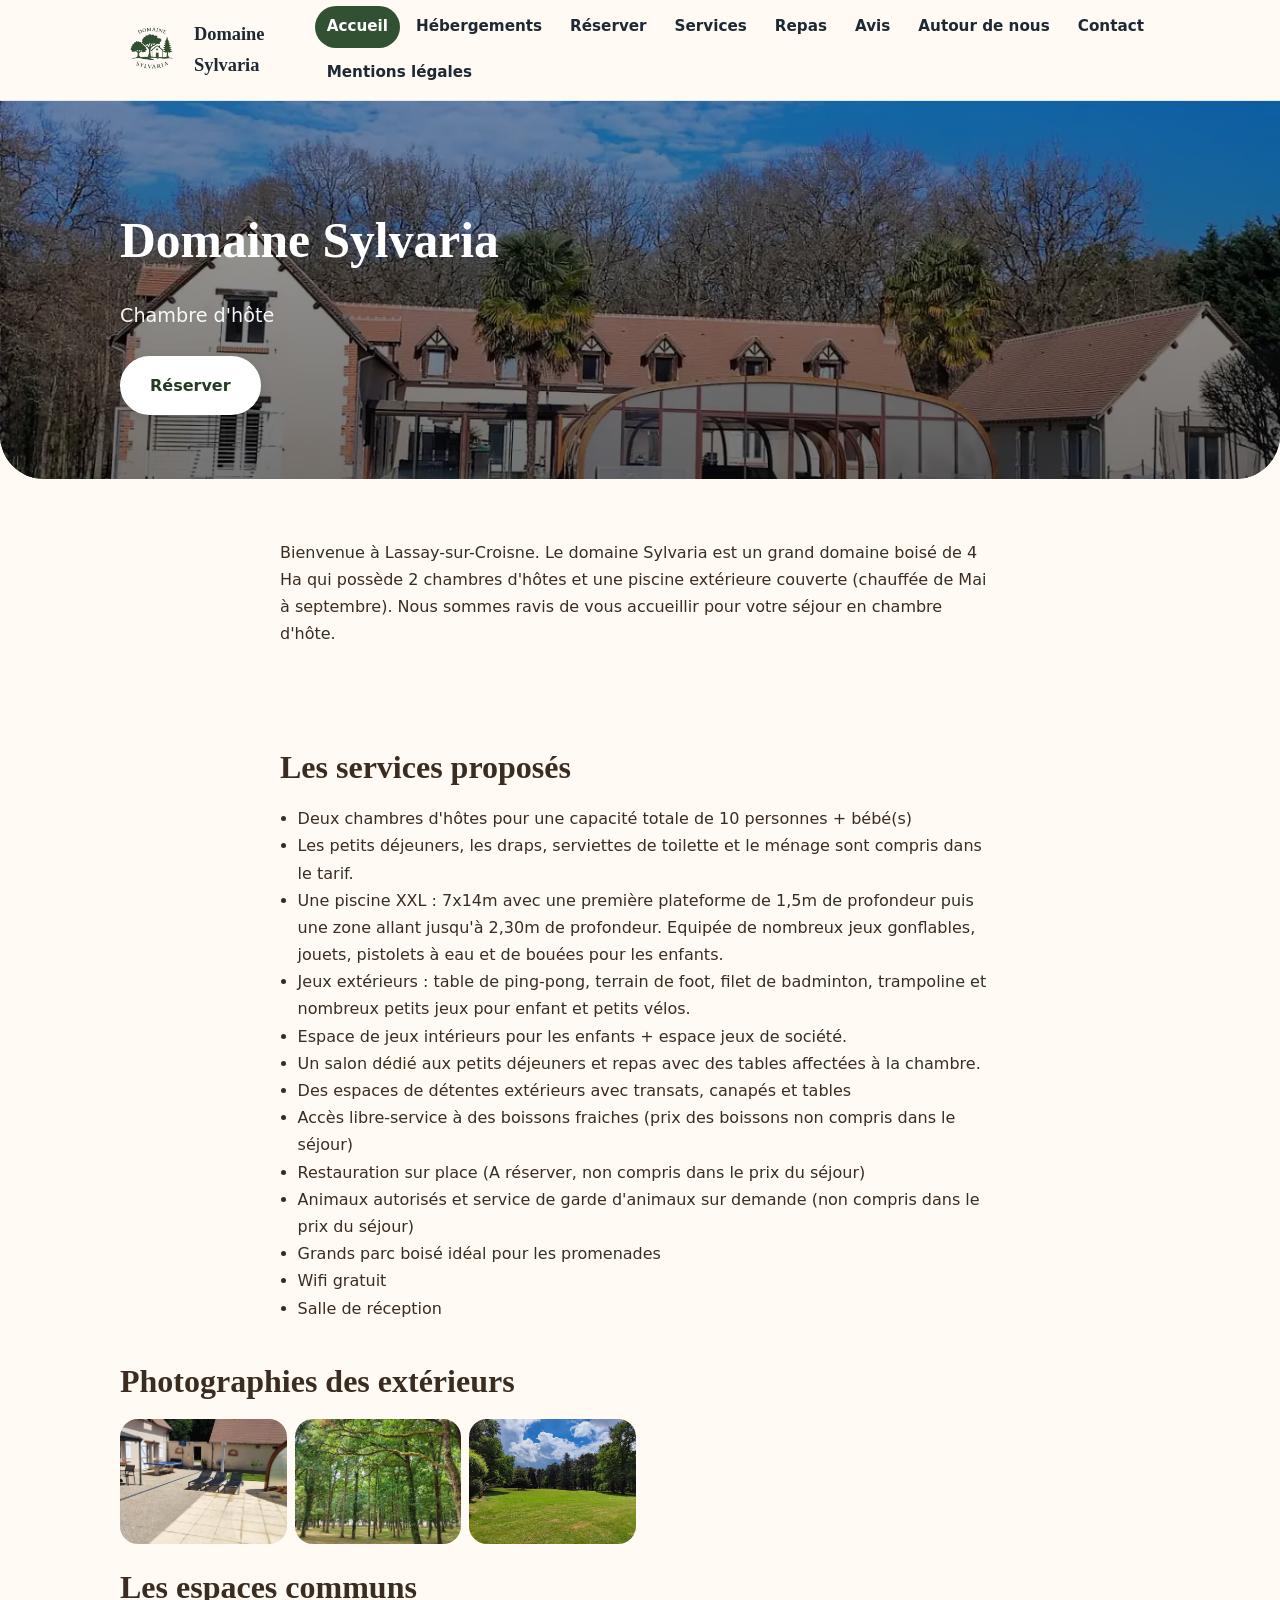
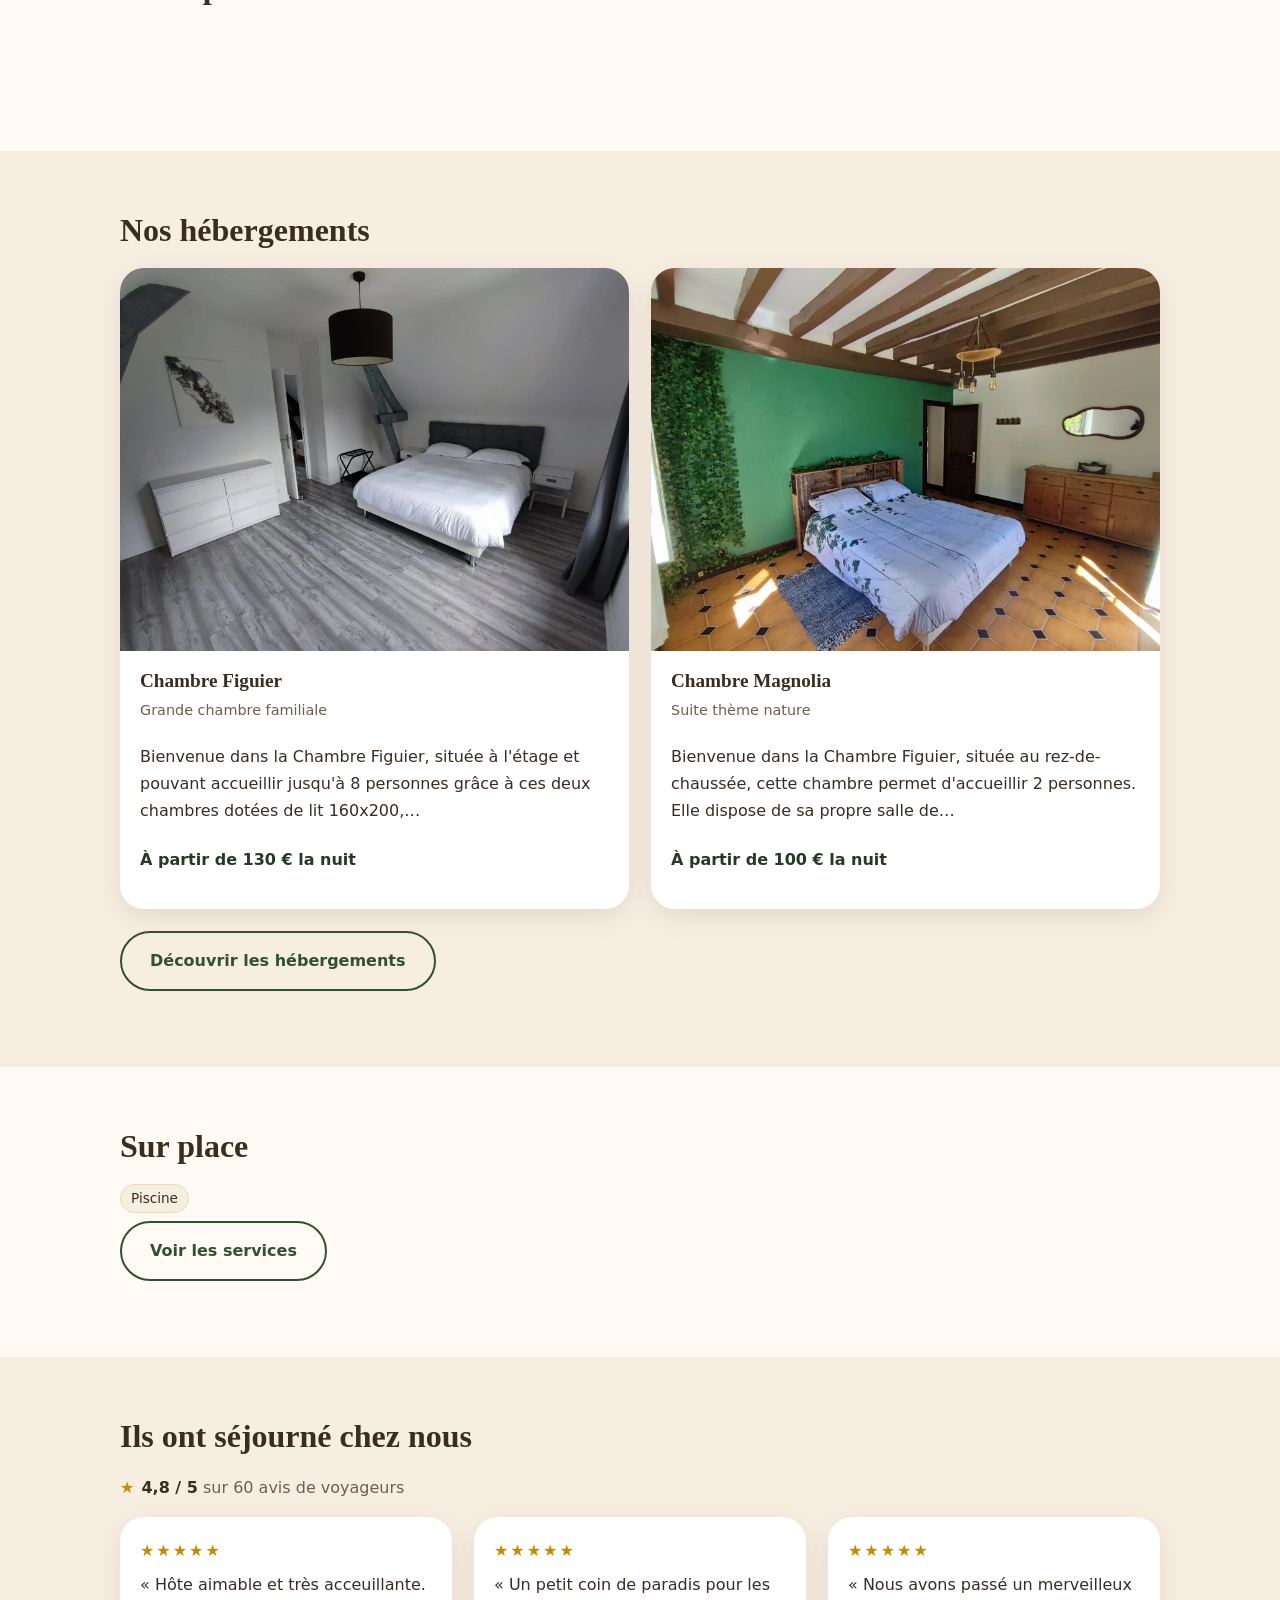
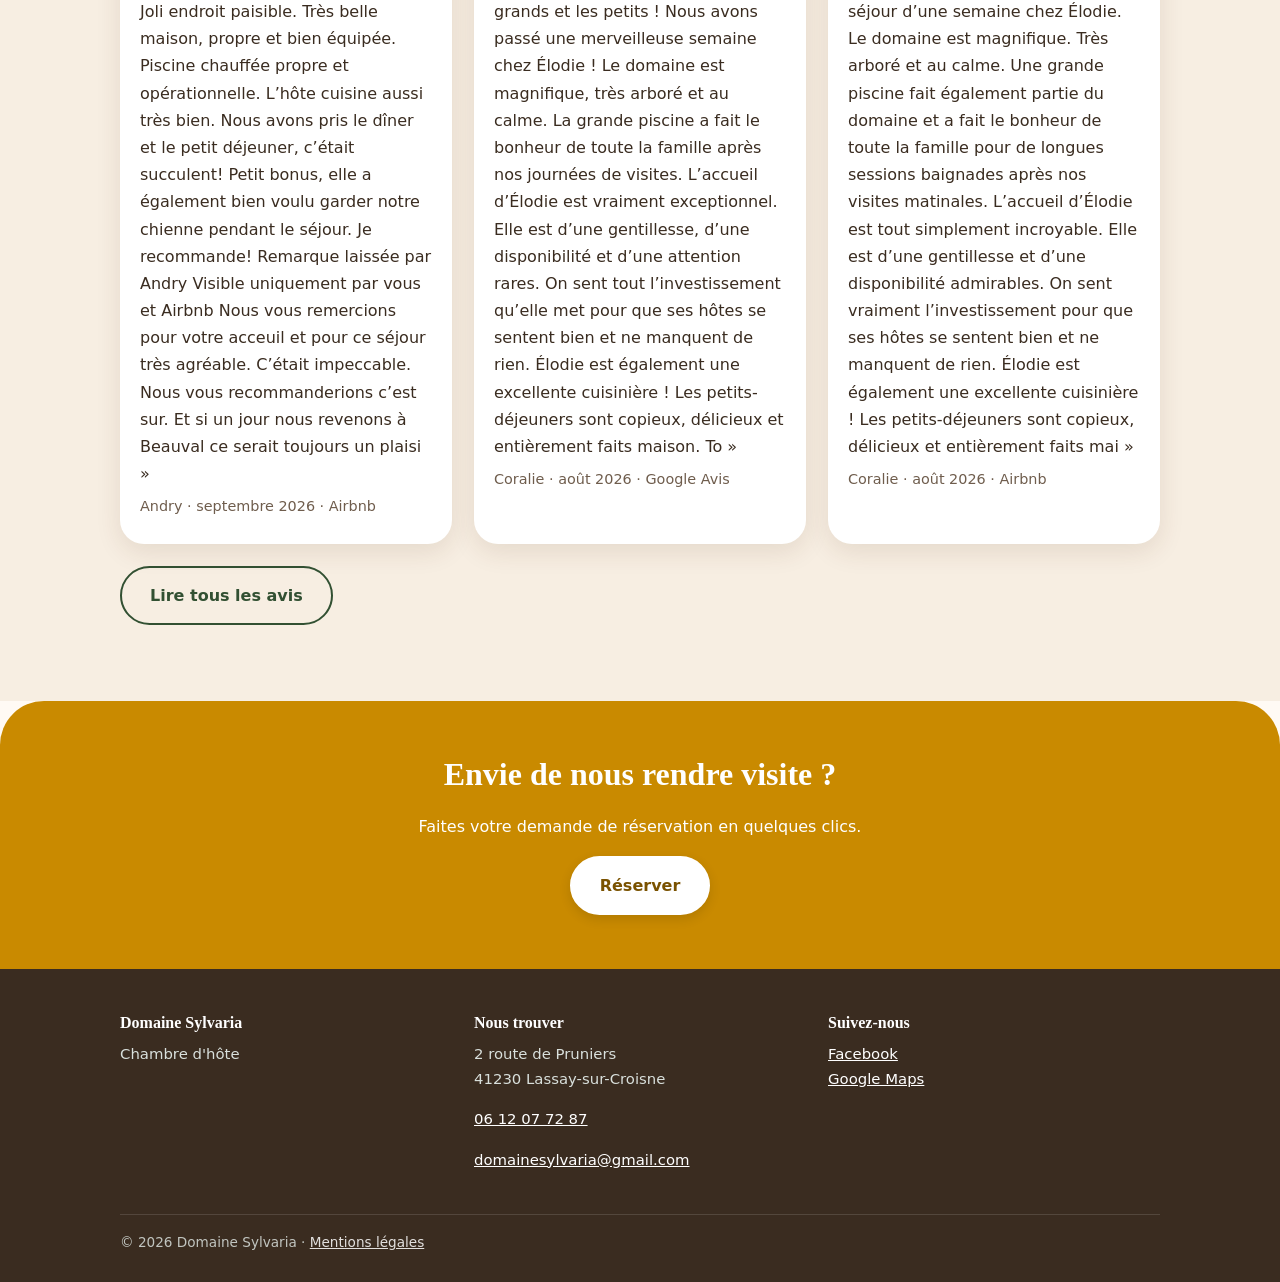
<file: index.html>
<!doctype html><html lang="fr"><head><meta charset="utf-8"><meta name="viewport" content="width=device-width,initial-scale=1"><title>Domaine Sylvaria</title><meta name="description" content="Bienvenue à Lassay-sur-Croisne. Le domaine Sylvaria est un grand domaine boisé de 4 Ha qui possède 2 chambres d'hôtes et une piscine extérieure couverte (chauffée de Mai à septembre). Nous sommes ravis de vous accueillir pour votre séjour en chambre d'hôte."><link rel="canonical" href="https://www.domainesylvaria.fr/"><meta property="og:title" content="Domaine Sylvaria"><meta property="og:type" content="website"><meta property="og:locale" content="fr_FR"><meta property="og:description" content="Bienvenue à Lassay-sur-Croisne. Le domaine Sylvaria est un grand domaine boisé de 4 Ha qui possède 2 chambres d'hôtes et une piscine extérieure couverte (chauffée de Mai à septembre). Nous sommes ravis de vous accueillir pour votre séjour en chambre d'hôte."><meta property="og:url" content="https://www.domainesylvaria.fr/"><meta name="theme-color" content="#325032"><link rel="stylesheet" href="style.css"><script type="application/ld+json">{"@context":"https://schema.org","@type":"LodgingBusiness","name":"Domaine Sylvaria","url":"https://www.domainesylvaria.fr/","telephone":"06 12 07 72 87","email":"domainesylvaria@gmail.com","address":{"@type":"PostalAddress","streetAddress":"2 route de Pruniers","postalCode":"41230","addressLocality":"Lassay-sur-Croisne","addressCountry":"France"},"aggregateRating":{"@type":"AggregateRating","ratingValue":4.8,"reviewCount":60,"bestRating":5}}</script></head><body><a class="skip" href="#contenu">Aller au contenu</a><header class="top"><div class="wrap"><a class="brand" href="index.html"><img src="assets/img/sl_mvr0lqv41m13.webp" alt=""><span>Domaine Sylvaria</span></a><button class="burger" type="button" aria-label="Menu" aria-expanded="false" aria-controls="nav">☰ Menu</button><nav id="nav" aria-label="Menu principal"><ul><li><a href="index.html" aria-current="page">Accueil</a></li><li><a href="hebergements.html">Hébergements</a></li><li><a href="reservation.html">Réserver</a></li><li><a href="services.html">Services</a></li><li><a href="repas.html">Repas</a></li><li><a href="avis.html">Avis</a></li><li><a href="autour.html">Autour de nous</a></li><li><a href="contact.html">Contact</a></li><li><a href="mentions-legales.html">Mentions légales</a></li></ul></nav></div></header><main id="contenu"><section class="hero hero-home has-photo"><div class="hero-img"><img src="assets/img/sl_mvl5kxh7c3dg.webp" alt="WhatsApp Image 2026-03-11 at 15.10.45" loading="lazy" decoding="async"></div><div class="wrap hero-in"><h1>Domaine Sylvaria</h1><p class="lead">Chambre d'hôte</p><a class="btn" href="reservation.html">Réserver</a></div></section><section class="block"><div class="wrap narrow"><p>Bienvenue à Lassay-sur-Croisne. Le domaine Sylvaria est un grand domaine boisé de 4 Ha qui possède 2 chambres d'hôtes et une piscine extérieure couverte (chauffée de Mai à septembre). Nous sommes ravis de vous accueillir pour votre séjour en chambre d'hôte.</p></div></section><div class="wrap narrow" style="padding-top:24px"><h2>Les services proposés</h2><ul class="clean"><li>Deux chambres d'hôtes pour une capacité totale de 10 personnes + bébé(s)</li><li>Les petits déjeuners, les draps, serviettes de toilette et le ménage sont compris dans le tarif.</li><li>Une piscine XXL : 7x14m avec une première plateforme de 1,5m de profondeur puis une zone allant jusqu'à 2,30m de profondeur. Equipée de nombreux jeux gonflables, jouets, pistolets à eau et de bouées pour les enfants.</li><li>Jeux extérieurs : table de ping-pong, terrain de foot, filet de badminton, trampoline et nombreux petits jeux pour enfant et petits vélos.</li><li>Espace de jeux intérieurs pour les enfants + espace jeux de société.</li><li>Un salon dédié aux petits déjeuners et repas avec des tables affectées à la chambre.</li><li>Des espaces de détentes extérieurs avec transats, canapés et tables</li><li>Accès libre-service à des boissons fraiches (prix des boissons non compris dans le séjour)</li><li>Restauration sur place (A réserver, non compris dans le prix du séjour)</li><li>Animaux autorisés et service de garde d'animaux sur demande (non compris dans le prix du séjour)</li><li>Grands parc boisé idéal pour les promenades</li><li>Wifi gratuit</li><li>Salle de réception</li></ul></div><div class="wrap" style="padding-top:24px"><h2>Photographies des extérieurs</h2><div class="gallery"><img src="assets/img/sl_mvnoj7gsiull.webp" alt="Ext" loading="lazy" decoding="async"><img src="assets/img/sl_mvnojek1bt9e.webp" alt="foret" loading="lazy" decoding="async"><img src="assets/img/sl_mvnojk2fop44.webp" alt="jardin" loading="lazy" decoding="async"><img src="assets/img/sl_mvnojozt9y4a.webp" alt="WhatsApp Image 2026-03-11 at 15.10.45" loading="lazy" decoding="async"><img src="assets/img/sl_mvnojvorrutw.webp" alt="WhatsApp Image 2026-06-23 at 14.49.15" loading="lazy" decoding="async"><img src="assets/img/sl_mvnok002wky4.webp" alt="WhatsApp Image 2026-06-23 at 14.49.16" loading="lazy" decoding="async"></div></div><div class="wrap" style="padding-top:24px"><h2>Les espaces communs</h2><div class="gallery"><img src="assets/img/sl_mvnome35puqt.webp" alt="coin enfant" loading="lazy" decoding="async"><img src="assets/img/sl_mvnomicrflli.webp" alt="Salon" loading="lazy" decoding="async"><img src="assets/img/sl_mvnp35oh6tna.webp" alt="salon cheminée" loading="lazy" decoding="async"></div></div><section class="block alt"><div class="wrap"><h2>Nos hébergements</h2><div class="grid"><article class="card"><div class="pic"><img src="assets/img/sl_mvl5tt3u0idi.webp" alt="Chambre Figuier" loading="lazy" decoding="async"></div><div class="body"><h3>Chambre Figuier</h3><p class="muted small">Grande chambre familiale</p><p>Bienvenue dans la Chambre Figuier, située à l'étage et pouvant accueillir jusqu'à 8 personnes grâce à ces deux chambres dotées de lit 160x200,…</p><p class="price">À partir de 130 € la nuit</p></div></article><article class="card"><div class="pic"><img src="assets/img/sl_mvl5v06frn86.webp" alt="Chambre Magnolia" loading="lazy" decoding="async"></div><div class="body"><h3>Chambre Magnolia</h3><p class="muted small">Suite thème nature</p><p>Bienvenue dans la Chambre Figuier, située au rez-de-chaussée, cette chambre permet d'accueillir 2 personnes. Elle dispose de sa propre salle de…</p><p class="price">À partir de 100 € la nuit</p></div></article></div><p style="margin-top:22px"><a class="btn ghost" href="hebergements.html">Découvrir les hébergements</a></p></div></section><section class="block"><div class="wrap"><h2>Sur place</h2><ul class="tags"><li>Piscine</li></ul><p><a class="btn ghost" href="services.html">Voir les services</a></p></div></section><section class="block alt"><div class="wrap"><h2>Ils ont séjourné chez nous</h2><p class="lead"><span class="stars" aria-hidden="true">★</span> <strong>4,8 / 5</strong> <span class="muted">sur 60 avis de voyageurs</span></p><div class="grid"><article class="review"><div class="stars" role="img" aria-label="5 sur 5">★★★★★</div><p>« Hôte aimable et très acceuillante.
Joli endroit paisible.
Très belle maison, propre et bien équipée.
Piscine chauffée propre et opérationnelle.
L’hôte cuisine aussi très bien. Nous avons pris le dîner et le petit déjeuner, c’était succulent!
Petit bonus, elle a également bien voulu garder notre chienne pendant le séjour.
Je recommande!

Remarque laissée par Andry
Visible uniquement par vous et Airbnb
Nous vous remercions pour votre acceuil et pour ce séjour très agréable. C’était impeccable. Nous vous recommanderions c’est sur. Et si un jour nous revenons à Beauval ce serait toujours un plaisi »</p><p class="muted small">Andry · septembre 2026 · Airbnb</p></article><article class="review"><div class="stars" role="img" aria-label="5 sur 5">★★★★★</div><p>« Un petit coin de paradis pour les grands et les petits !
Nous avons passé une merveilleuse semaine chez Élodie ! Le domaine est magnifique, très arboré et au calme. La grande piscine a fait le bonheur de toute la famille après nos journées de visites.

L’accueil d’Élodie est vraiment exceptionnel. Elle est d’une gentillesse, d’une disponibilité et d’une attention rares. On sent tout l’investissement qu’elle met pour que ses hôtes se sentent bien et ne manquent de rien.

Élodie est également une excellente cuisinière ! Les petits-déjeuners sont copieux, délicieux et entièrement faits maison. To »</p><p class="muted small">Coralie · août 2026 · Google Avis</p></article><article class="review"><div class="stars" role="img" aria-label="5 sur 5">★★★★★</div><p>« Nous avons passé un merveilleux séjour d’une semaine chez Élodie. Le domaine est magnifique. Très arboré et au calme. Une grande piscine fait également partie du domaine et a fait le bonheur de toute la famille pour de longues sessions baignades après nos visites matinales.

L’accueil d’Élodie est tout simplement incroyable. Elle est d’une gentillesse et d’une disponibilité admirables. On sent vraiment l’investissement pour que ses hôtes se sentent bien et ne manquent de rien. Élodie est également une excellente cuisinière ! Les petits-déjeuners sont copieux, délicieux et entièrement faits mai »</p><p class="muted small">Coralie · août 2026 · Airbnb</p></article></div><p style="margin-top:22px"><a class="btn ghost" href="avis.html">Lire tous les avis</a></p></div></section><section class="cta"><div class="wrap"><h2>Envie de nous rendre visite ?</h2><p>Faites votre demande de réservation en quelques clics.</p><a class="btn" href="reservation.html">Réserver</a></div></section></main><footer><div class="wrap"><div class="grid"><div><h3>Domaine Sylvaria</h3><p>Chambre d'hôte</p></div><div><h3>Nous trouver</h3><p>2 route de Pruniers<br>41230 Lassay-sur-Croisne</p><p><a href="tel:0612077287">06 12 07 72 87</a></p><p><a href="mailto:domainesylvaria@gmail.com">domainesylvaria@gmail.com</a></p></div><div><h3>Suivez-nous</h3><ul><li><a href="https://www.facebook.com/profile.php?id=61583618832469" rel="noopener">Facebook</a></li><li><a href="https://www.google.com/maps/search/?api=1&amp;query=Domaine%20Sylvaria%202%20route%20de%20Pruniers%2041230%20Lassay-sur-Croisne" rel="noopener">Google Maps</a></li></ul></div></div><div class="copy">© 2026 Domaine Sylvaria · <a class="" href="mentions-legales.html">Mentions légales</a></div></div></footer><script>window.SITE={"connector":"https://script.google.com/macros/s/AKfycbznSqgwceEuDSIl5vDDbm_sKKJGut93AD-fcWdN8TmMGDm9i62WLnd3WLHaU-PnyYHVyQ/exec","id":"pSAZ63QEEi","email":"domainesylvaria@gmail.com","preview":false,"first":""};</script><script src="site.js"></script></body></html>
</file>
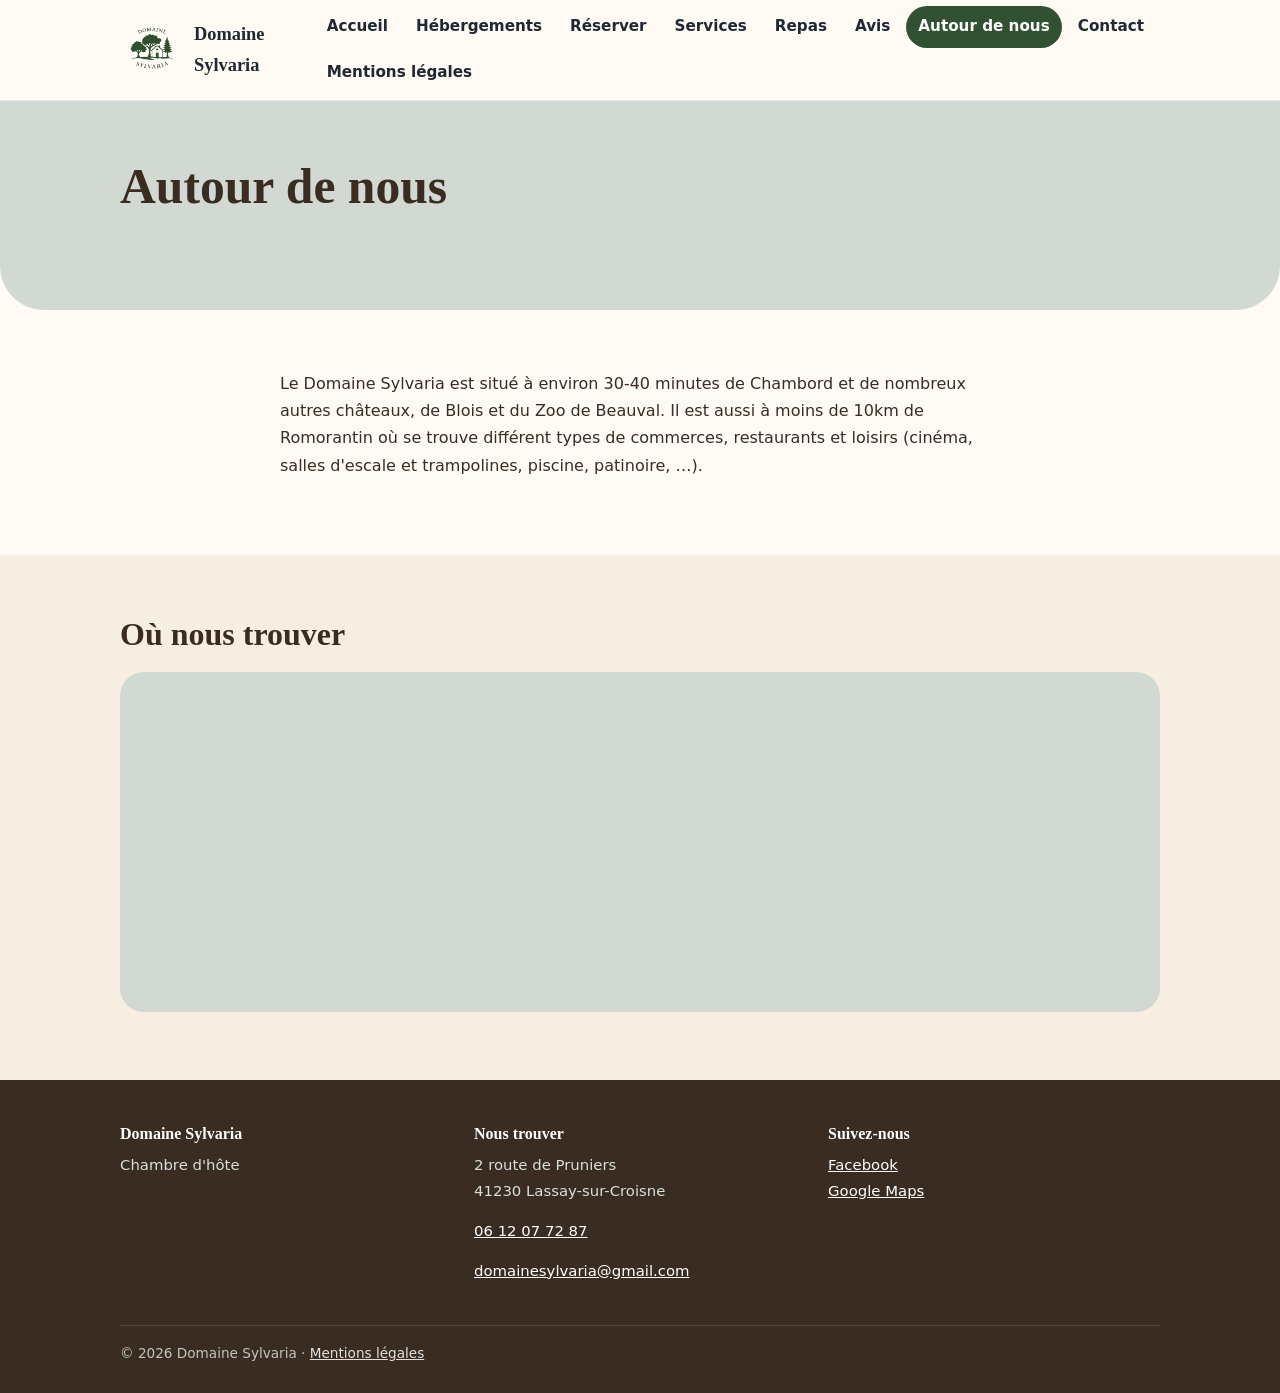
<file: autour.html>
<!doctype html><html lang="fr"><head><meta charset="utf-8"><meta name="viewport" content="width=device-width,initial-scale=1"><title>Autour de nous — Domaine Sylvaria</title><meta name="description" content="Le Domaine Sylvaria est situé à environ 30-40 minutes de Chambord et de nombreux autres châteaux, de Blois et du Zoo de Beauval. Il est aussi à moins de 10km de Romorantin où se trouve différent types de commerces, restaurants et loisirs (cinéma, salles d'escale et trampolines, piscine, patinoire, …"><link rel="canonical" href="https://www.domainesylvaria.fr/autour.html"><meta property="og:title" content="Autour de nous — Domaine Sylvaria"><meta property="og:type" content="website"><meta property="og:locale" content="fr_FR"><meta property="og:description" content="Le Domaine Sylvaria est situé à environ 30-40 minutes de Chambord et de nombreux autres châteaux, de Blois et du Zoo de Beauval. Il est aussi à moins de 10km de Romorantin où se trouve différent types de commerces, restaurants et loisirs (cinéma, salles d'escale et trampolines, piscine, patinoire, …"><meta property="og:url" content="https://www.domainesylvaria.fr/autour.html"><meta name="theme-color" content="#325032"><link rel="stylesheet" href="style.css"></head><body><a class="skip" href="#contenu">Aller au contenu</a><header class="top"><div class="wrap"><a class="brand" href="index.html"><img src="assets/img/sl_mvr0lqv41m13.webp" alt=""><span>Domaine Sylvaria</span></a><button class="burger" type="button" aria-label="Menu" aria-expanded="false" aria-controls="nav">☰ Menu</button><nav id="nav" aria-label="Menu principal"><ul><li><a href="index.html">Accueil</a></li><li><a href="hebergements.html">Hébergements</a></li><li><a href="reservation.html">Réserver</a></li><li><a href="services.html">Services</a></li><li><a href="repas.html">Repas</a></li><li><a href="avis.html">Avis</a></li><li><a href="autour.html" aria-current="page">Autour de nous</a></li><li><a href="contact.html">Contact</a></li><li><a href="mentions-legales.html">Mentions légales</a></li></ul></nav></div></header><main id="contenu"><section class="hero"><div class="wrap hero-in"><h1>Autour de nous</h1></div></section><section class="block"><div class="wrap narrow"><p>Le Domaine Sylvaria est situé à environ 30-40 minutes de Chambord et de nombreux autres châteaux, de Blois et du Zoo de Beauval. Il est aussi à moins de 10km de Romorantin où se trouve différent types de  commerces, restaurants et loisirs (cinéma, salles d'escale et trampolines, piscine, patinoire, …).</p></div></section><section class="block alt"><div class="wrap"><h2>Où nous trouver</h2><iframe class="map" title="Plan d'accès" src="https://www.google.com/maps?q=2%20route%20de%20Pruniers%2041230%20Lassay-sur-Croisne&amp;output=embed" loading="lazy" referrerpolicy="no-referrer-when-downgrade"></iframe></div></section></main><footer><div class="wrap"><div class="grid"><div><h3>Domaine Sylvaria</h3><p>Chambre d'hôte</p></div><div><h3>Nous trouver</h3><p>2 route de Pruniers<br>41230 Lassay-sur-Croisne</p><p><a href="tel:0612077287">06 12 07 72 87</a></p><p><a href="mailto:domainesylvaria@gmail.com">domainesylvaria@gmail.com</a></p></div><div><h3>Suivez-nous</h3><ul><li><a href="https://www.facebook.com/profile.php?id=61583618832469" rel="noopener">Facebook</a></li><li><a href="https://www.google.com/maps/search/?api=1&amp;query=Domaine%20Sylvaria%202%20route%20de%20Pruniers%2041230%20Lassay-sur-Croisne" rel="noopener">Google Maps</a></li></ul></div></div><div class="copy">© 2026 Domaine Sylvaria · <a class="" href="mentions-legales.html">Mentions légales</a></div></div></footer><script>window.SITE={"connector":"https://script.google.com/macros/s/AKfycbznSqgwceEuDSIl5vDDbm_sKKJGut93AD-fcWdN8TmMGDm9i62WLnd3WLHaU-PnyYHVyQ/exec","id":"pSAZ63QEEi","email":"domainesylvaria@gmail.com","preview":false,"first":""};</script><script src="site.js"></script></body></html>
</file>
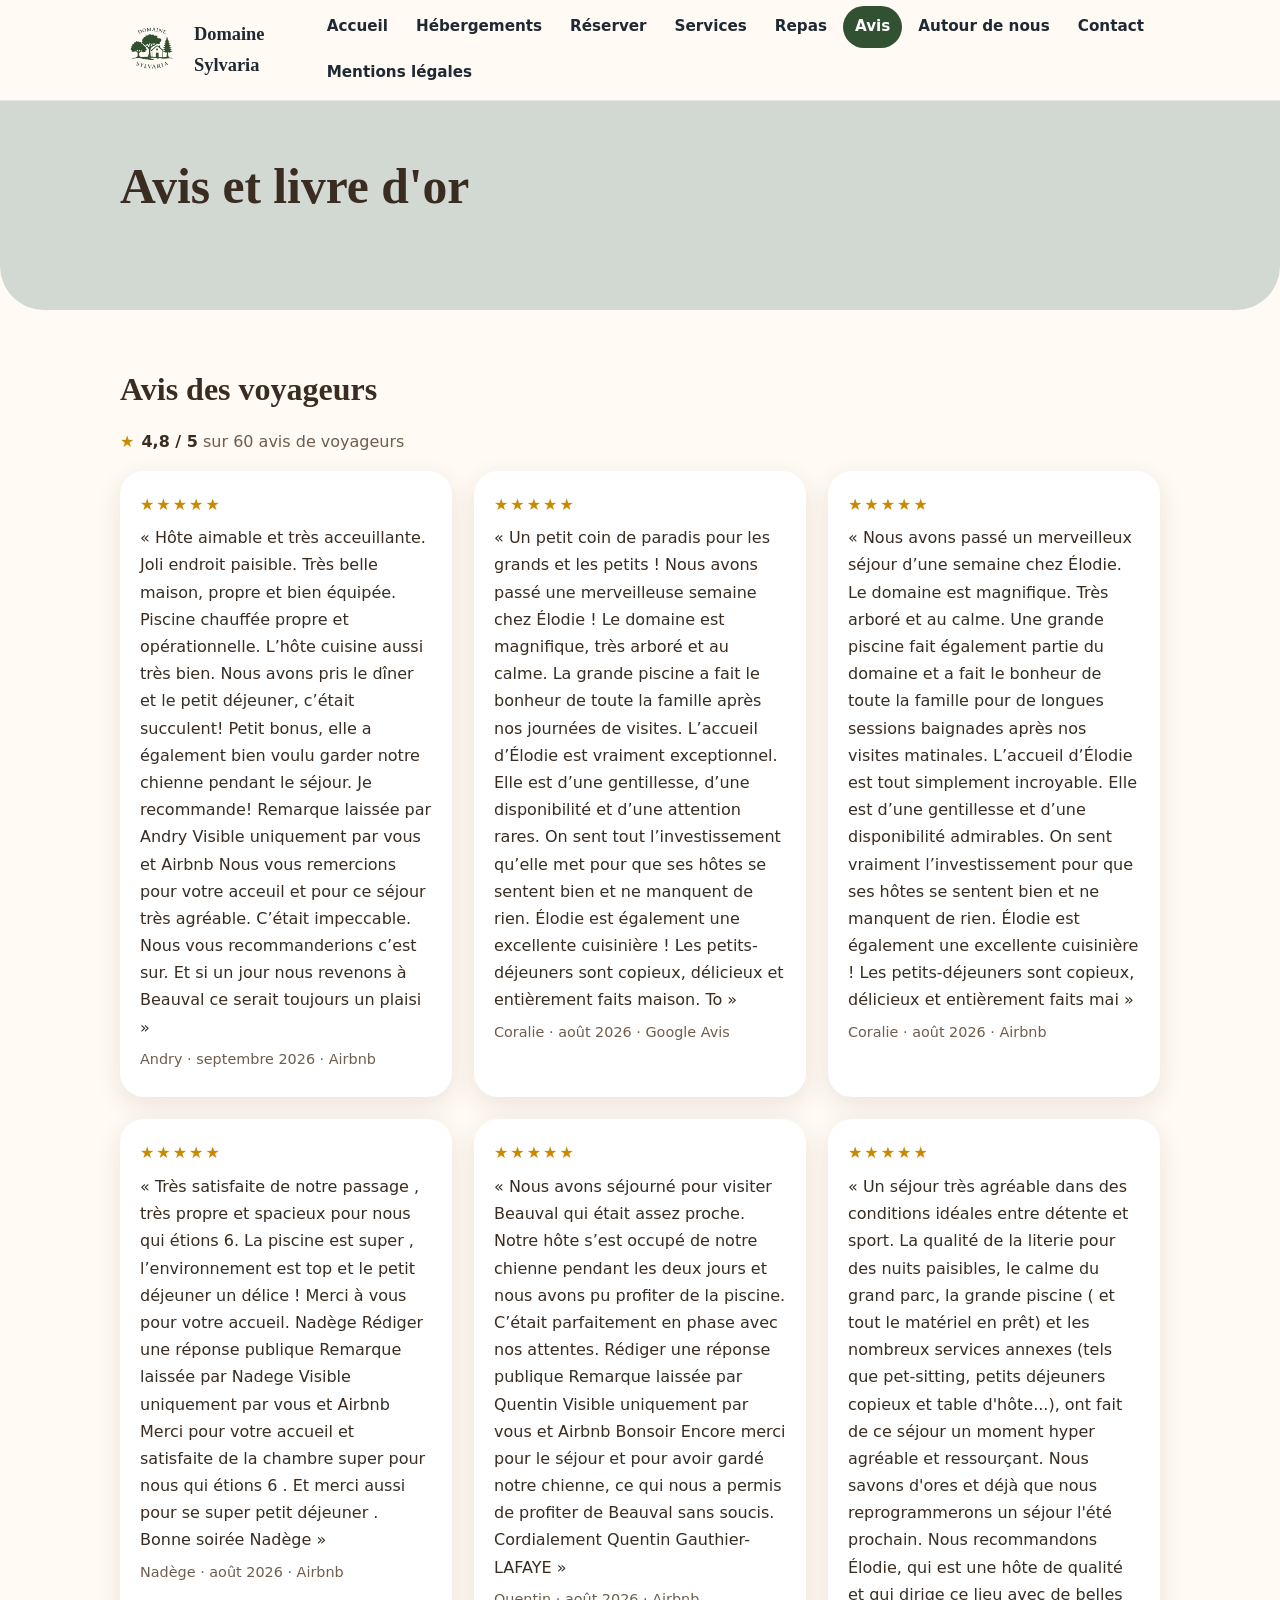
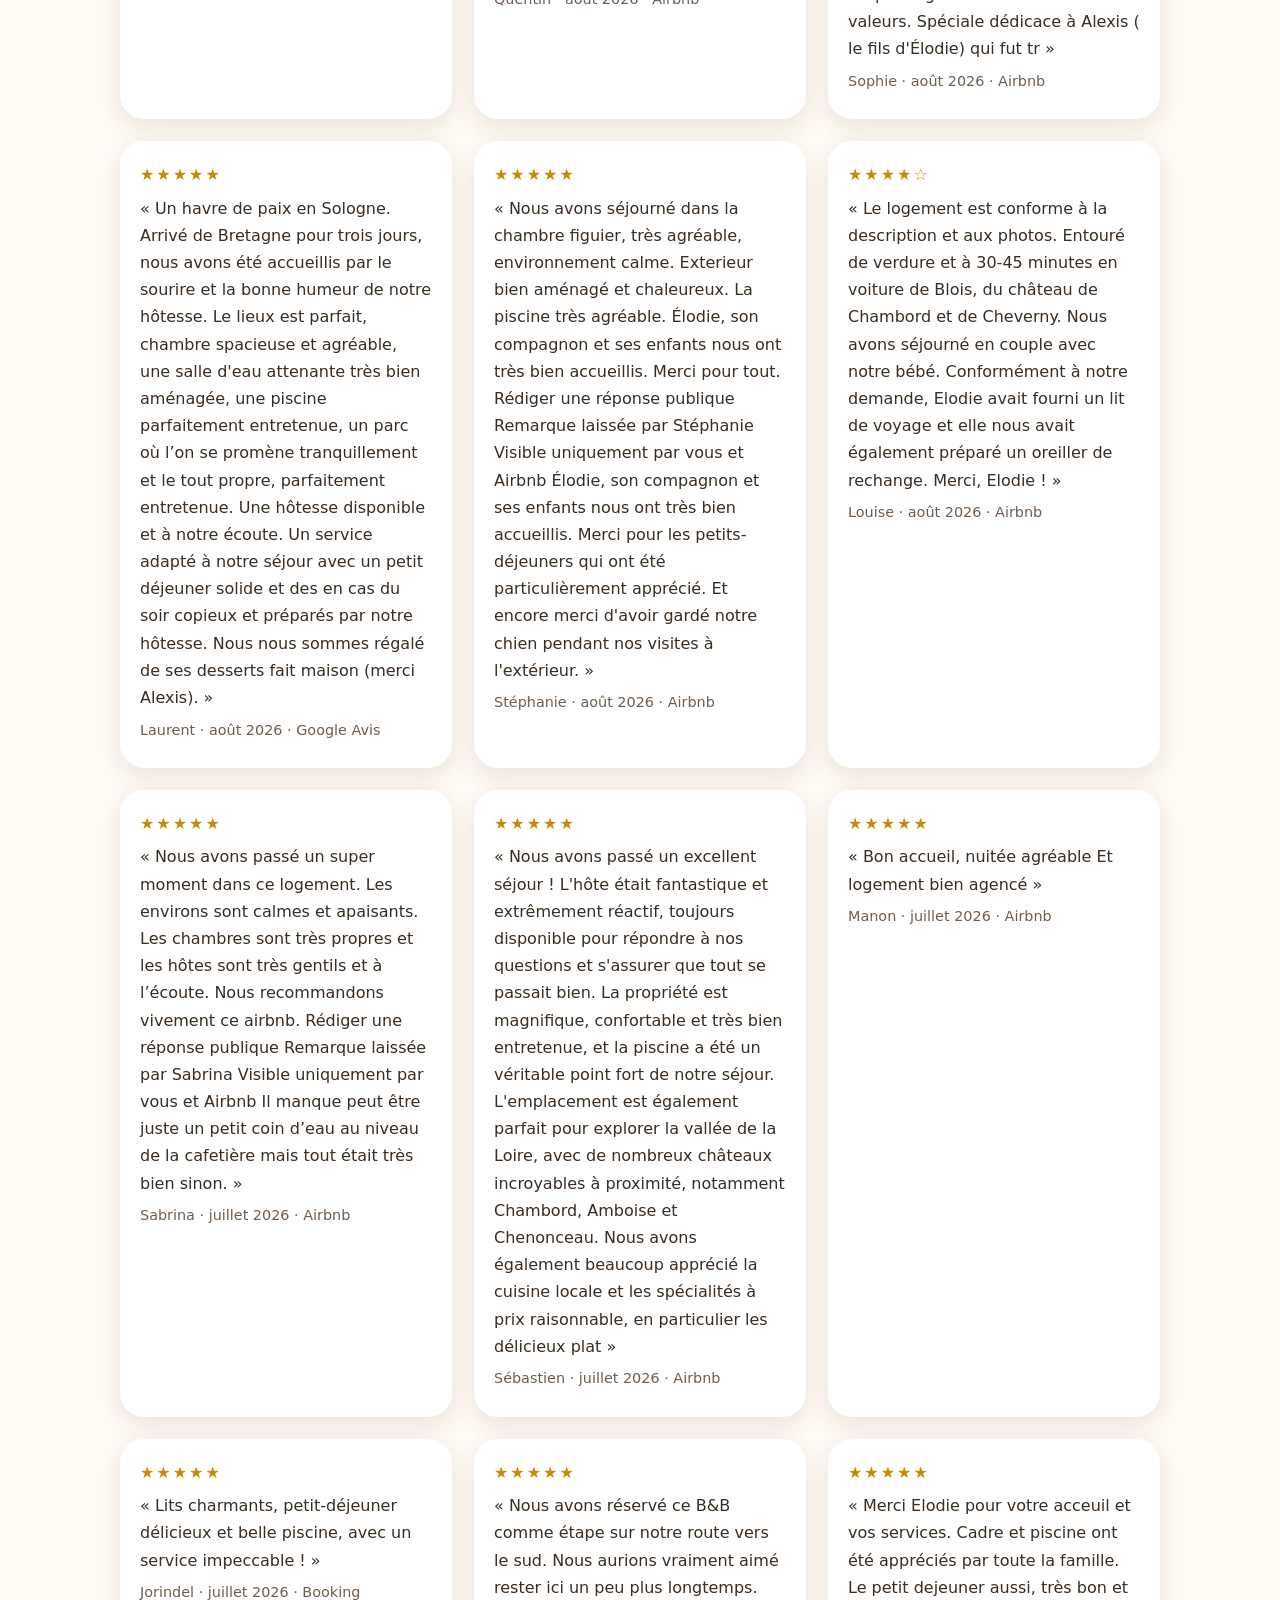
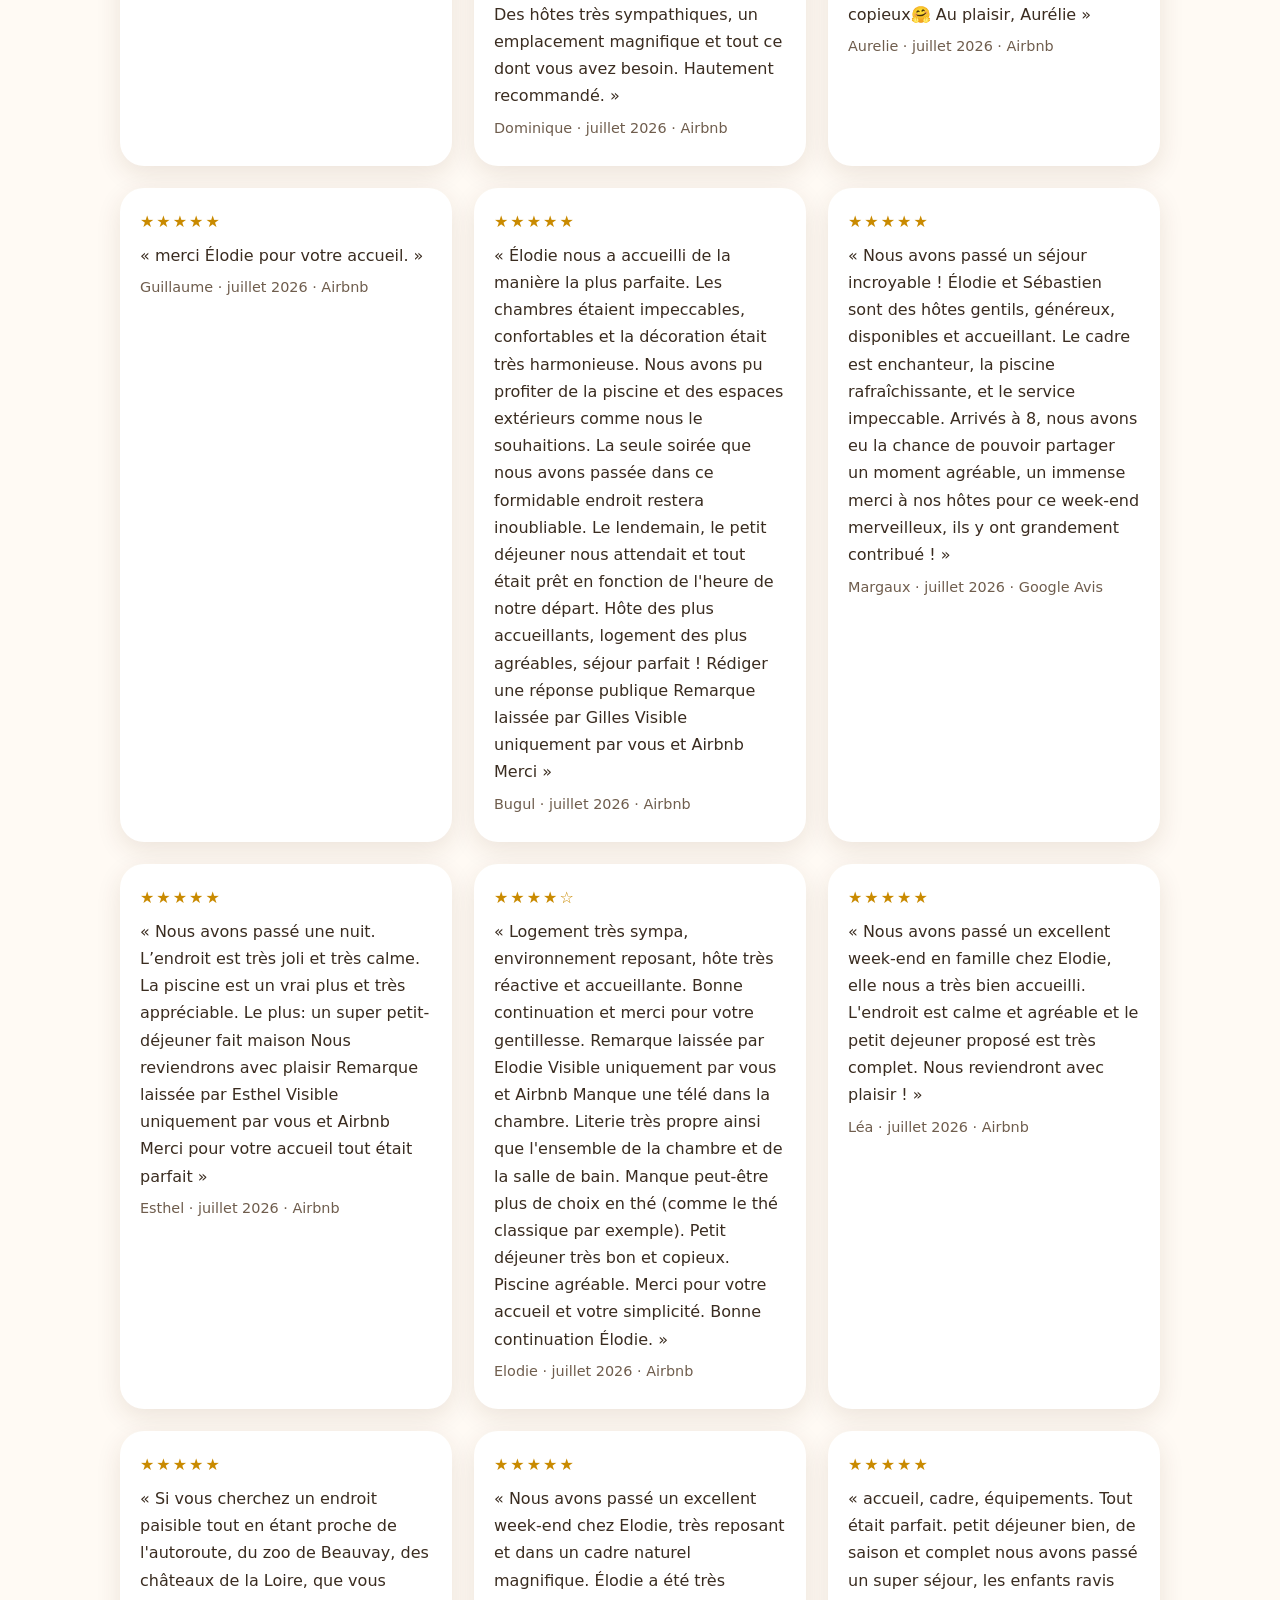
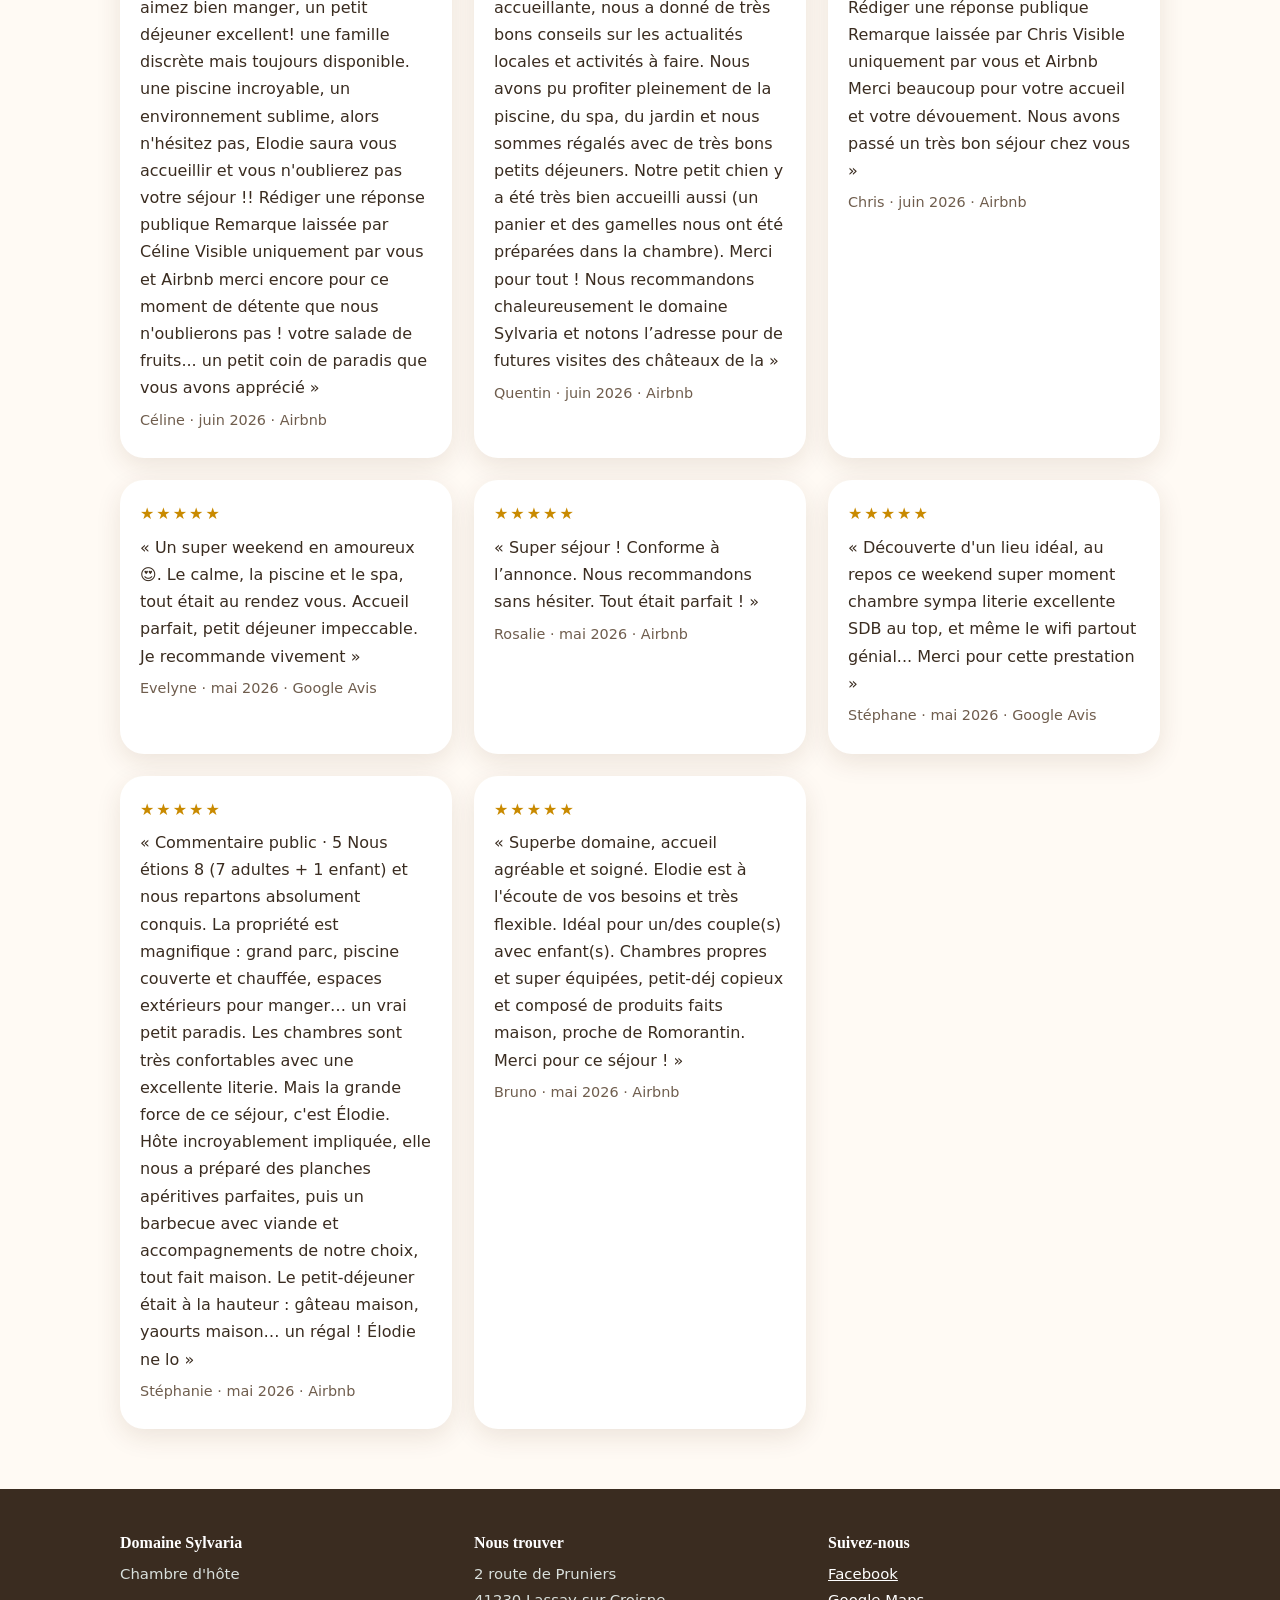
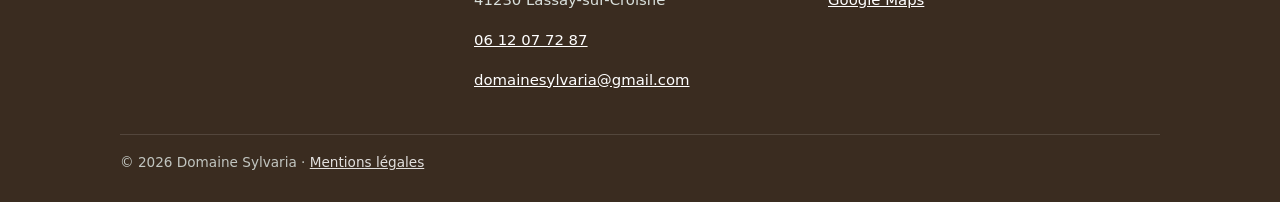
<file: avis.html>
<!doctype html><html lang="fr"><head><meta charset="utf-8"><meta name="viewport" content="width=device-width,initial-scale=1"><title>Avis et livre d'or — Domaine Sylvaria</title><meta name="description" content="Chambre d'hôte"><link rel="canonical" href="https://www.domainesylvaria.fr/avis.html"><meta property="og:title" content="Avis et livre d'or — Domaine Sylvaria"><meta property="og:type" content="website"><meta property="og:locale" content="fr_FR"><meta property="og:description" content="Chambre d'hôte"><meta property="og:url" content="https://www.domainesylvaria.fr/avis.html"><meta name="theme-color" content="#325032"><link rel="stylesheet" href="style.css"></head><body><a class="skip" href="#contenu">Aller au contenu</a><header class="top"><div class="wrap"><a class="brand" href="index.html"><img src="assets/img/sl_mvr0lqv41m13.webp" alt=""><span>Domaine Sylvaria</span></a><button class="burger" type="button" aria-label="Menu" aria-expanded="false" aria-controls="nav">☰ Menu</button><nav id="nav" aria-label="Menu principal"><ul><li><a href="index.html">Accueil</a></li><li><a href="hebergements.html">Hébergements</a></li><li><a href="reservation.html">Réserver</a></li><li><a href="services.html">Services</a></li><li><a href="repas.html">Repas</a></li><li><a href="avis.html" aria-current="page">Avis</a></li><li><a href="autour.html">Autour de nous</a></li><li><a href="contact.html">Contact</a></li><li><a href="mentions-legales.html">Mentions légales</a></li></ul></nav></div></header><main id="contenu"><section class="hero"><div class="wrap hero-in"><h1>Avis et livre d'or</h1></div></section><section class="block"><div class="wrap"><h2>Avis des voyageurs</h2><p class="lead"><span class="stars" aria-hidden="true">★</span> <strong>4,8 / 5</strong> <span class="muted">sur 60 avis de voyageurs</span></p><div class="grid"><article class="review"><div class="stars" role="img" aria-label="5 sur 5">★★★★★</div><p>« Hôte aimable et très acceuillante.
Joli endroit paisible.
Très belle maison, propre et bien équipée.
Piscine chauffée propre et opérationnelle.
L’hôte cuisine aussi très bien. Nous avons pris le dîner et le petit déjeuner, c’était succulent!
Petit bonus, elle a également bien voulu garder notre chienne pendant le séjour.
Je recommande!

Remarque laissée par Andry
Visible uniquement par vous et Airbnb
Nous vous remercions pour votre acceuil et pour ce séjour très agréable. C’était impeccable. Nous vous recommanderions c’est sur. Et si un jour nous revenons à Beauval ce serait toujours un plaisi »</p><p class="muted small">Andry · septembre 2026 · Airbnb</p></article><article class="review"><div class="stars" role="img" aria-label="5 sur 5">★★★★★</div><p>« Un petit coin de paradis pour les grands et les petits !
Nous avons passé une merveilleuse semaine chez Élodie ! Le domaine est magnifique, très arboré et au calme. La grande piscine a fait le bonheur de toute la famille après nos journées de visites.

L’accueil d’Élodie est vraiment exceptionnel. Elle est d’une gentillesse, d’une disponibilité et d’une attention rares. On sent tout l’investissement qu’elle met pour que ses hôtes se sentent bien et ne manquent de rien.

Élodie est également une excellente cuisinière ! Les petits-déjeuners sont copieux, délicieux et entièrement faits maison. To »</p><p class="muted small">Coralie · août 2026 · Google Avis</p></article><article class="review"><div class="stars" role="img" aria-label="5 sur 5">★★★★★</div><p>« Nous avons passé un merveilleux séjour d’une semaine chez Élodie. Le domaine est magnifique. Très arboré et au calme. Une grande piscine fait également partie du domaine et a fait le bonheur de toute la famille pour de longues sessions baignades après nos visites matinales.

L’accueil d’Élodie est tout simplement incroyable. Elle est d’une gentillesse et d’une disponibilité admirables. On sent vraiment l’investissement pour que ses hôtes se sentent bien et ne manquent de rien. Élodie est également une excellente cuisinière ! Les petits-déjeuners sont copieux, délicieux et entièrement faits mai »</p><p class="muted small">Coralie · août 2026 · Airbnb</p></article><article class="review"><div class="stars" role="img" aria-label="5 sur 5">★★★★★</div><p>« Très satisfaite de notre passage , très propre et spacieux pour nous qui étions 6. La piscine est super , l’environnement est top et le petit déjeuner un délice ! Merci à vous pour votre accueil. Nadège
Rédiger une réponse publique
Remarque laissée par Nadege
Visible uniquement par vous et Airbnb
Merci pour votre accueil et satisfaite de la chambre super pour nous qui étions 6 . Et merci aussi pour se super petit déjeuner . Bonne soirée Nadège »</p><p class="muted small">Nadège · août 2026 · Airbnb</p></article><article class="review"><div class="stars" role="img" aria-label="5 sur 5">★★★★★</div><p>« Nous avons séjourné pour visiter Beauval qui était assez proche. Notre hôte s’est occupé de notre chienne pendant les deux jours et nous avons pu profiter de la piscine. C’était parfaitement en phase avec nos attentes.
Rédiger une réponse publique
Remarque laissée par Quentin
Visible uniquement par vous et Airbnb
Bonsoir
Encore merci pour le séjour et pour avoir gardé notre chienne, ce qui nous a permis de profiter de Beauval sans soucis.
Cordialement
Quentin Gauthier-LAFAYE »</p><p class="muted small">Quentin · août 2026 · Airbnb</p></article><article class="review"><div class="stars" role="img" aria-label="5 sur 5">★★★★★</div><p>« Un séjour très agréable dans des conditions idéales entre détente et sport. La qualité de la literie pour des nuits paisibles, le calme du grand parc, la grande piscine ( et tout le matériel en prêt) et les nombreux services annexes (tels que pet-sitting, petits déjeuners copieux et table d'hôte...), ont fait de ce séjour un moment hyper agréable et ressourçant.
Nous savons d'ores et déjà que nous reprogrammerons un séjour l'été prochain.
Nous recommandons Élodie, qui est une hôte de qualité et qui dirige ce lieu avec de belles valeurs. Spéciale dédicace à Alexis ( le fils d'Élodie) qui fut tr »</p><p class="muted small">Sophie · août 2026 · Airbnb</p></article><article class="review"><div class="stars" role="img" aria-label="5 sur 5">★★★★★</div><p>« Un havre de paix en Sologne.
Arrivé de Bretagne pour trois jours, nous avons été accueillis par le sourire et la bonne humeur de notre hôtesse.
Le lieux est parfait, chambre spacieuse et agréable, une salle d'eau attenante très bien aménagée, une piscine parfaitement entretenue, un parc où l’on se promène tranquillement et le tout propre, parfaitement entretenue.
Une hôtesse disponible et à notre écoute.
Un service adapté à notre séjour avec un petit déjeuner solide et des en cas du soir copieux et préparés par notre hôtesse. Nous nous sommes régalé de ses desserts fait maison (merci Alexis).
 »</p><p class="muted small">Laurent · août 2026 · Google Avis</p></article><article class="review"><div class="stars" role="img" aria-label="5 sur 5">★★★★★</div><p>« Nous avons séjourné dans la chambre figuier, très agréable, environnement calme.
Exterieur bien aménagé et chaleureux.
La piscine très agréable.
Élodie, son compagnon et ses enfants nous ont très bien accueillis.
Merci pour tout.
Rédiger une réponse publique
Remarque laissée par Stéphanie
Visible uniquement par vous et Airbnb
Élodie, son compagnon et ses enfants nous ont très bien accueillis.
Merci pour les petits-déjeuners qui ont été particulièrement apprécié.
Et encore merci d'avoir gardé notre chien pendant nos visites à l'extérieur. »</p><p class="muted small">Stéphanie · août 2026 · Airbnb</p></article><article class="review"><div class="stars" role="img" aria-label="4 sur 5">★★★★☆</div><p>« Le logement est conforme à la description et aux photos. Entouré de verdure et à 30-45 minutes en voiture de Blois, du château de Chambord et de Cheverny.
Nous avons séjourné en couple avec notre bébé. Conformément à notre demande, Elodie avait fourni un lit de voyage et elle nous avait également préparé un oreiller de rechange.
Merci, Elodie ! »</p><p class="muted small">Louise · août 2026 · Airbnb</p></article><article class="review"><div class="stars" role="img" aria-label="5 sur 5">★★★★★</div><p>« Nous avons passé un super moment dans ce logement. Les environs sont calmes et apaisants. Les chambres sont très propres et les hôtes sont très gentils et à l’écoute. Nous recommandons vivement ce airbnb.
Rédiger une réponse publique
Remarque laissée par Sabrina
Visible uniquement par vous et Airbnb
Il manque peut être juste un petit coin d’eau au niveau de la cafetière mais tout était très bien sinon. »</p><p class="muted small">Sabrina · juillet 2026 · Airbnb</p></article><article class="review"><div class="stars" role="img" aria-label="5 sur 5">★★★★★</div><p>« Nous avons passé un excellent séjour ! L'hôte était fantastique et extrêmement réactif, toujours disponible pour répondre à nos questions et s'assurer que tout se passait bien. La propriété est magnifique, confortable et très bien entretenue, et la piscine a été un véritable point fort de notre séjour. L'emplacement est également parfait pour explorer la vallée de la Loire, avec de nombreux châteaux incroyables à proximité, notamment Chambord, Amboise et Chenonceau. Nous avons également beaucoup apprécié la cuisine locale et les spécialités à prix raisonnable, en particulier les délicieux plat »</p><p class="muted small">Sébastien · juillet 2026 · Airbnb</p></article><article class="review"><div class="stars" role="img" aria-label="5 sur 5">★★★★★</div><p>« Bon accueil, nuitée agréable
Et logement bien agencé »</p><p class="muted small">Manon · juillet 2026 · Airbnb</p></article><article class="review"><div class="stars" role="img" aria-label="5 sur 5">★★★★★</div><p>« Lits charmants, petit-déjeuner délicieux et belle piscine, avec un service impeccable ! »</p><p class="muted small">Jorindel · juillet 2026 · Booking</p></article><article class="review"><div class="stars" role="img" aria-label="5 sur 5">★★★★★</div><p>« Nous avons réservé ce B&amp;B comme étape sur notre route vers le sud. Nous aurions vraiment aimé rester ici un peu plus longtemps. Des hôtes très sympathiques, un emplacement magnifique et tout ce dont vous avez besoin. Hautement recommandé. »</p><p class="muted small">Dominique · juillet 2026 · Airbnb</p></article><article class="review"><div class="stars" role="img" aria-label="5 sur 5">★★★★★</div><p>« Merci Elodie pour votre acceuil et vos services. Cadre et piscine ont été appréciés par toute la famille. Le petit dejeuner aussi, très bon et copieux🤗
Au plaisir, Aurélie »</p><p class="muted small">Aurelie · juillet 2026 · Airbnb</p></article><article class="review"><div class="stars" role="img" aria-label="5 sur 5">★★★★★</div><p>« merci Élodie pour votre accueil. »</p><p class="muted small">Guillaume · juillet 2026 · Airbnb</p></article><article class="review"><div class="stars" role="img" aria-label="5 sur 5">★★★★★</div><p>« Élodie nous a accueilli de la manière la plus parfaite. Les chambres étaient impeccables, confortables et la décoration était très harmonieuse. Nous avons pu profiter de la piscine et des espaces extérieurs comme nous le souhaitions. La seule soirée que nous avons passée dans ce formidable endroit restera inoubliable. Le lendemain, le petit déjeuner nous attendait et tout était prêt en fonction de l'heure de notre départ. Hôte des plus accueillants, logement des plus agréables, séjour parfait !
Rédiger une réponse publique
Remarque laissée par Gilles
Visible uniquement par vous et Airbnb
Merci »</p><p class="muted small">Bugul · juillet 2026 · Airbnb</p></article><article class="review"><div class="stars" role="img" aria-label="5 sur 5">★★★★★</div><p>« Nous avons passé un séjour incroyable !
Élodie et Sébastien sont des hôtes gentils, généreux, disponibles et accueillant. Le cadre est enchanteur, la piscine rafraîchissante, et le service impeccable. Arrivés à 8, nous avons eu la chance de pouvoir partager un moment agréable, un immense merci à nos hôtes pour ce week-end merveilleux, ils y ont grandement contribué ! »</p><p class="muted small">Margaux · juillet 2026 · Google Avis</p></article><article class="review"><div class="stars" role="img" aria-label="5 sur 5">★★★★★</div><p>« Nous avons passé une nuit. L’endroit est très joli et très calme. La piscine est un vrai plus et très appréciable.
Le plus: un super petit-déjeuner fait maison
Nous reviendrons avec plaisir


Remarque laissée par Esthel
Visible uniquement par vous et Airbnb
Merci pour votre accueil tout était parfait »</p><p class="muted small">Esthel · juillet 2026 · Airbnb</p></article><article class="review"><div class="stars" role="img" aria-label="4 sur 5">★★★★☆</div><p>« Logement très sympa, environnement reposant, hôte très réactive et accueillante. Bonne continuation et merci pour votre gentillesse. Remarque laissée par Elodie
Visible uniquement par vous et Airbnb
Manque une télé dans la chambre. Literie très propre ainsi que l'ensemble de la chambre et de la salle de bain. Manque peut-être plus de choix en thé (comme le thé classique par exemple). Petit déjeuner très bon et copieux. Piscine agréable. Merci pour votre accueil et votre simplicité. Bonne continuation Élodie. »</p><p class="muted small">Elodie · juillet 2026 · Airbnb</p></article><article class="review"><div class="stars" role="img" aria-label="5 sur 5">★★★★★</div><p>« Nous avons passé un excellent week-end en famille chez Elodie, elle nous a très bien accueilli. L'endroit est calme et agréable et le petit dejeuner proposé est très complet.
Nous reviendront avec plaisir ! »</p><p class="muted small">Léa · juillet 2026 · Airbnb</p></article><article class="review"><div class="stars" role="img" aria-label="5 sur 5">★★★★★</div><p>« Si vous cherchez un endroit paisible tout en étant proche de l'autoroute, du zoo de Beauvay, des châteaux de la Loire, que vous aimez bien manger, un petit déjeuner excellent! une famille discrète mais toujours disponible. une piscine incroyable, un environnement sublime, alors n'hésitez pas, Elodie saura vous accueillir et vous n'oublierez pas votre séjour !!
Rédiger une réponse publique
Remarque laissée par Céline
Visible uniquement par vous et Airbnb
merci encore pour ce moment de détente que nous n'oublierons pas ! votre salade de fruits... un petit coin de paradis que vous avons apprécié  »</p><p class="muted small">Céline · juin 2026 · Airbnb</p></article><article class="review"><div class="stars" role="img" aria-label="5 sur 5">★★★★★</div><p>« Nous avons passé un excellent week-end chez Elodie, très reposant et dans un cadre naturel magnifique. Élodie a été très accueillante, nous a donné de très bons conseils sur les actualités locales et activités à faire. Nous avons pu profiter pleinement de la piscine, du spa, du jardin et nous sommes régalés avec de très bons petits déjeuners. Notre petit chien y a été très bien accueilli aussi (un panier et des gamelles nous ont été préparées dans la chambre). Merci pour tout ! Nous recommandons chaleureusement le domaine Sylvaria et notons l’adresse pour de futures visites des châteaux de la  »</p><p class="muted small">Quentin · juin 2026 · Airbnb</p></article><article class="review"><div class="stars" role="img" aria-label="5 sur 5">★★★★★</div><p>« accueil, cadre, équipements. Tout était parfait.
petit déjeuner bien, de saison et complet
nous avons passé un super séjour, les enfants ravis
Rédiger une réponse publique

Remarque laissée par Chris
Visible uniquement par vous et Airbnb
Merci beaucoup pour votre accueil et votre dévouement.
Nous avons passé un très bon séjour chez vous »</p><p class="muted small">Chris · juin 2026 · Airbnb</p></article><article class="review"><div class="stars" role="img" aria-label="5 sur 5">★★★★★</div><p>« Un super weekend en amoureux 😍. Le calme, la piscine et le spa, tout était au rendez vous.
Accueil parfait, petit déjeuner impeccable.
Je recommande vivement »</p><p class="muted small">Evelyne · mai 2026 · Google Avis</p></article><article class="review"><div class="stars" role="img" aria-label="5 sur 5">★★★★★</div><p>« Super séjour ! Conforme à l’annonce. Nous recommandons sans hésiter. Tout était parfait ! »</p><p class="muted small">Rosalie · mai 2026 · Airbnb</p></article><article class="review"><div class="stars" role="img" aria-label="5 sur 5">★★★★★</div><p>« Découverte d'un lieu idéal, au repos ce weekend super moment chambre sympa literie excellente SDB au top, et même le wifi partout génial...
Merci pour cette prestation »</p><p class="muted small">Stéphane · mai 2026 · Google Avis</p></article><article class="review"><div class="stars" role="img" aria-label="5 sur 5">★★★★★</div><p>« Commentaire public
·
5
Nous étions 8 (7 adultes + 1 enfant) et nous repartons absolument conquis. La propriété est magnifique : grand parc, piscine couverte et chauffée, espaces extérieurs pour manger… un vrai petit paradis. Les chambres sont très confortables avec une excellente literie.
Mais la grande force de ce séjour, c'est Élodie. Hôte incroyablement impliquée, elle nous a préparé des planches apéritives parfaites, puis un barbecue avec viande et accompagnements de notre choix, tout fait maison. Le petit-déjeuner était à la hauteur : gâteau maison, yaourts maison… un régal !
Élodie ne lo »</p><p class="muted small">Stéphanie · mai 2026 · Airbnb</p></article><article class="review"><div class="stars" role="img" aria-label="5 sur 5">★★★★★</div><p>« Superbe domaine, accueil agréable et soigné.
Elodie est à l'écoute de vos besoins et très flexible. Idéal pour un/des couple(s) avec enfant(s). Chambres propres et super équipées, petit-déj copieux et composé de produits faits maison, proche de Romorantin.
Merci pour ce séjour ! »</p><p class="muted small">Bruno · mai 2026 · Airbnb</p></article></div></div></section></main><footer><div class="wrap"><div class="grid"><div><h3>Domaine Sylvaria</h3><p>Chambre d'hôte</p></div><div><h3>Nous trouver</h3><p>2 route de Pruniers<br>41230 Lassay-sur-Croisne</p><p><a href="tel:0612077287">06 12 07 72 87</a></p><p><a href="mailto:domainesylvaria@gmail.com">domainesylvaria@gmail.com</a></p></div><div><h3>Suivez-nous</h3><ul><li><a href="https://www.facebook.com/profile.php?id=61583618832469" rel="noopener">Facebook</a></li><li><a href="https://www.google.com/maps/search/?api=1&amp;query=Domaine%20Sylvaria%202%20route%20de%20Pruniers%2041230%20Lassay-sur-Croisne" rel="noopener">Google Maps</a></li></ul></div></div><div class="copy">© 2026 Domaine Sylvaria · <a class="" href="mentions-legales.html">Mentions légales</a></div></div></footer><script>window.SITE={"connector":"https://script.google.com/macros/s/AKfycbznSqgwceEuDSIl5vDDbm_sKKJGut93AD-fcWdN8TmMGDm9i62WLnd3WLHaU-PnyYHVyQ/exec","id":"pSAZ63QEEi","email":"domainesylvaria@gmail.com","preview":false,"first":""};</script><script src="site.js"></script></body></html>
</file>
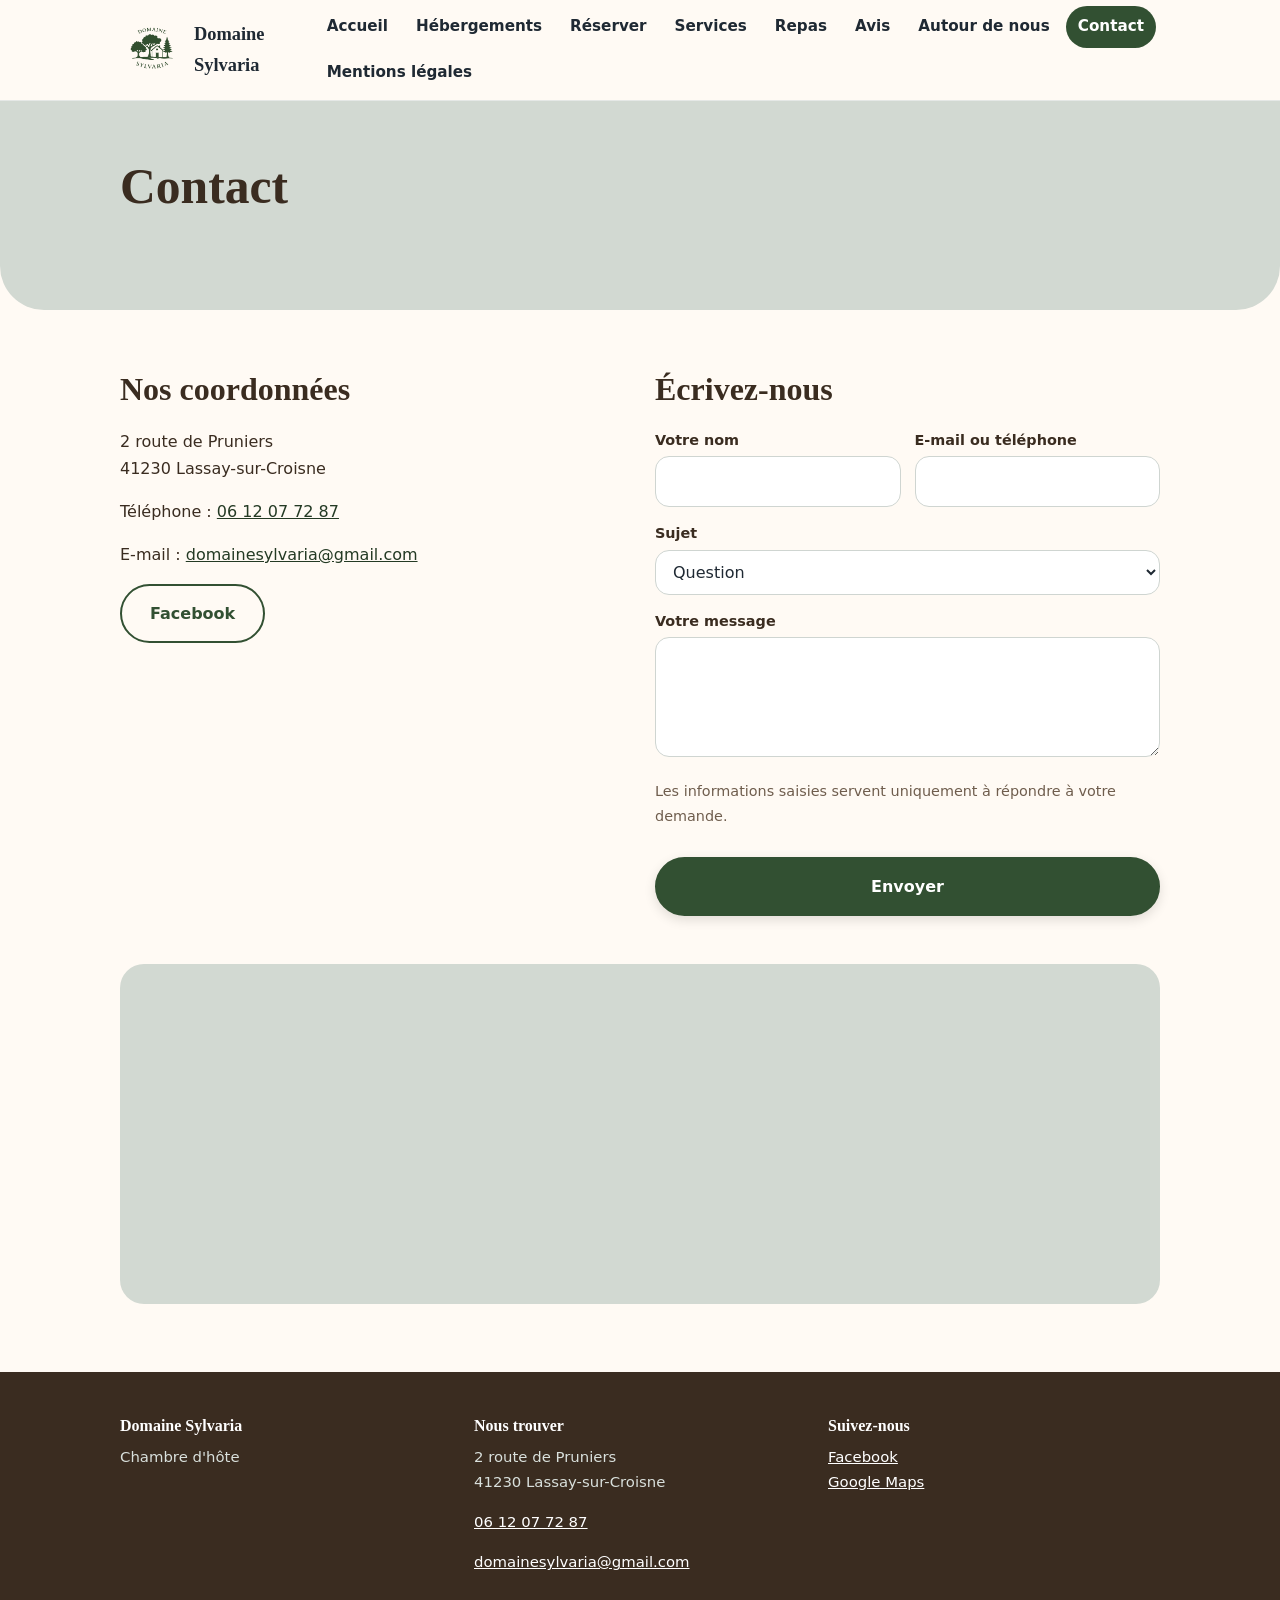
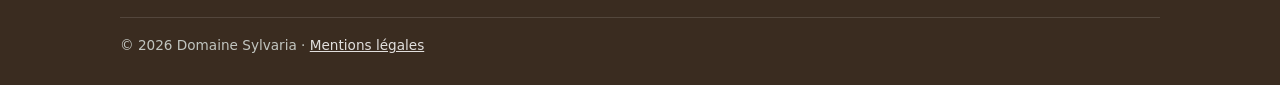
<file: contact.html>
<!doctype html><html lang="fr"><head><meta charset="utf-8"><meta name="viewport" content="width=device-width,initial-scale=1"><title>Contact — Domaine Sylvaria</title><meta name="description" content="Chambre d'hôte"><link rel="canonical" href="https://www.domainesylvaria.fr/contact.html"><meta property="og:title" content="Contact — Domaine Sylvaria"><meta property="og:type" content="website"><meta property="og:locale" content="fr_FR"><meta property="og:description" content="Chambre d'hôte"><meta property="og:url" content="https://www.domainesylvaria.fr/contact.html"><meta name="theme-color" content="#325032"><link rel="stylesheet" href="style.css"></head><body><a class="skip" href="#contenu">Aller au contenu</a><header class="top"><div class="wrap"><a class="brand" href="index.html"><img src="assets/img/sl_mvr0lqv41m13.webp" alt=""><span>Domaine Sylvaria</span></a><button class="burger" type="button" aria-label="Menu" aria-expanded="false" aria-controls="nav">☰ Menu</button><nav id="nav" aria-label="Menu principal"><ul><li><a href="index.html">Accueil</a></li><li><a href="hebergements.html">Hébergements</a></li><li><a href="reservation.html">Réserver</a></li><li><a href="services.html">Services</a></li><li><a href="repas.html">Repas</a></li><li><a href="avis.html">Avis</a></li><li><a href="autour.html">Autour de nous</a></li><li><a href="contact.html" aria-current="page">Contact</a></li><li><a href="mentions-legales.html">Mentions légales</a></li></ul></nav></div></header><main id="contenu"><section class="hero"><div class="wrap hero-in"><h1>Contact</h1></div></section><section class="block"><div class="wrap cols"><div><h2>Nos coordonnées</h2><p>2 route de Pruniers<br>41230 Lassay-sur-Croisne</p><p>Téléphone : <a href="tel:0612077287">06 12 07 72 87</a></p><p>E-mail : <a href="mailto:domainesylvaria@gmail.com">domainesylvaria@gmail.com</a></p><p><a class="btn ghost" style="margin:0 8px 8px 0" href="https://www.facebook.com/profile.php?id=61583618832469" rel="noopener">Facebook</a></p></div><div><h2>Écrivez-nous</h2><form class="f" data-site-form="contact" novalidate><div class="row"><div><label for="contact-name">Votre nom</label><input id="contact-name" name="name" required autocomplete="name"></div><div><label for="contact-contact">E-mail ou téléphone</label><input id="contact-contact" name="contact" required autocomplete="email"></div></div><div><label for="c-subject">Sujet</label><select id="c-subject" name="subject"><option>Question</option><option>Demande particulière</option><option>Réservation</option><option>Autre</option></select></div><div><label for="c-message">Votre message</label><textarea id="c-message" name="message" required></textarea></div><div class="hp" aria-hidden="true"><label>Ne pas remplir<input type="text" name="website" tabindex="-1" autocomplete="off"></label></div><p class="muted small">Les informations saisies servent uniquement à répondre à votre demande.</p><button class="btn" type="submit">Envoyer</button><p class="status" role="status" aria-live="polite"></p></form></div></div><div class="wrap" style="margin-top:34px"><iframe class="map" title="Plan d'accès" src="https://www.google.com/maps?q=2%20route%20de%20Pruniers%2041230%20Lassay-sur-Croisne&amp;output=embed" loading="lazy" referrerpolicy="no-referrer-when-downgrade"></iframe></div></section></main><footer><div class="wrap"><div class="grid"><div><h3>Domaine Sylvaria</h3><p>Chambre d'hôte</p></div><div><h3>Nous trouver</h3><p>2 route de Pruniers<br>41230 Lassay-sur-Croisne</p><p><a href="tel:0612077287">06 12 07 72 87</a></p><p><a href="mailto:domainesylvaria@gmail.com">domainesylvaria@gmail.com</a></p></div><div><h3>Suivez-nous</h3><ul><li><a href="https://www.facebook.com/profile.php?id=61583618832469" rel="noopener">Facebook</a></li><li><a href="https://www.google.com/maps/search/?api=1&amp;query=Domaine%20Sylvaria%202%20route%20de%20Pruniers%2041230%20Lassay-sur-Croisne" rel="noopener">Google Maps</a></li></ul></div></div><div class="copy">© 2026 Domaine Sylvaria · <a class="" href="mentions-legales.html">Mentions légales</a></div></div></footer><script>window.SITE={"connector":"https://script.google.com/macros/s/AKfycbznSqgwceEuDSIl5vDDbm_sKKJGut93AD-fcWdN8TmMGDm9i62WLnd3WLHaU-PnyYHVyQ/exec","id":"pSAZ63QEEi","email":"domainesylvaria@gmail.com","preview":false,"first":""};</script><script src="site.js"></script></body></html>
</file>
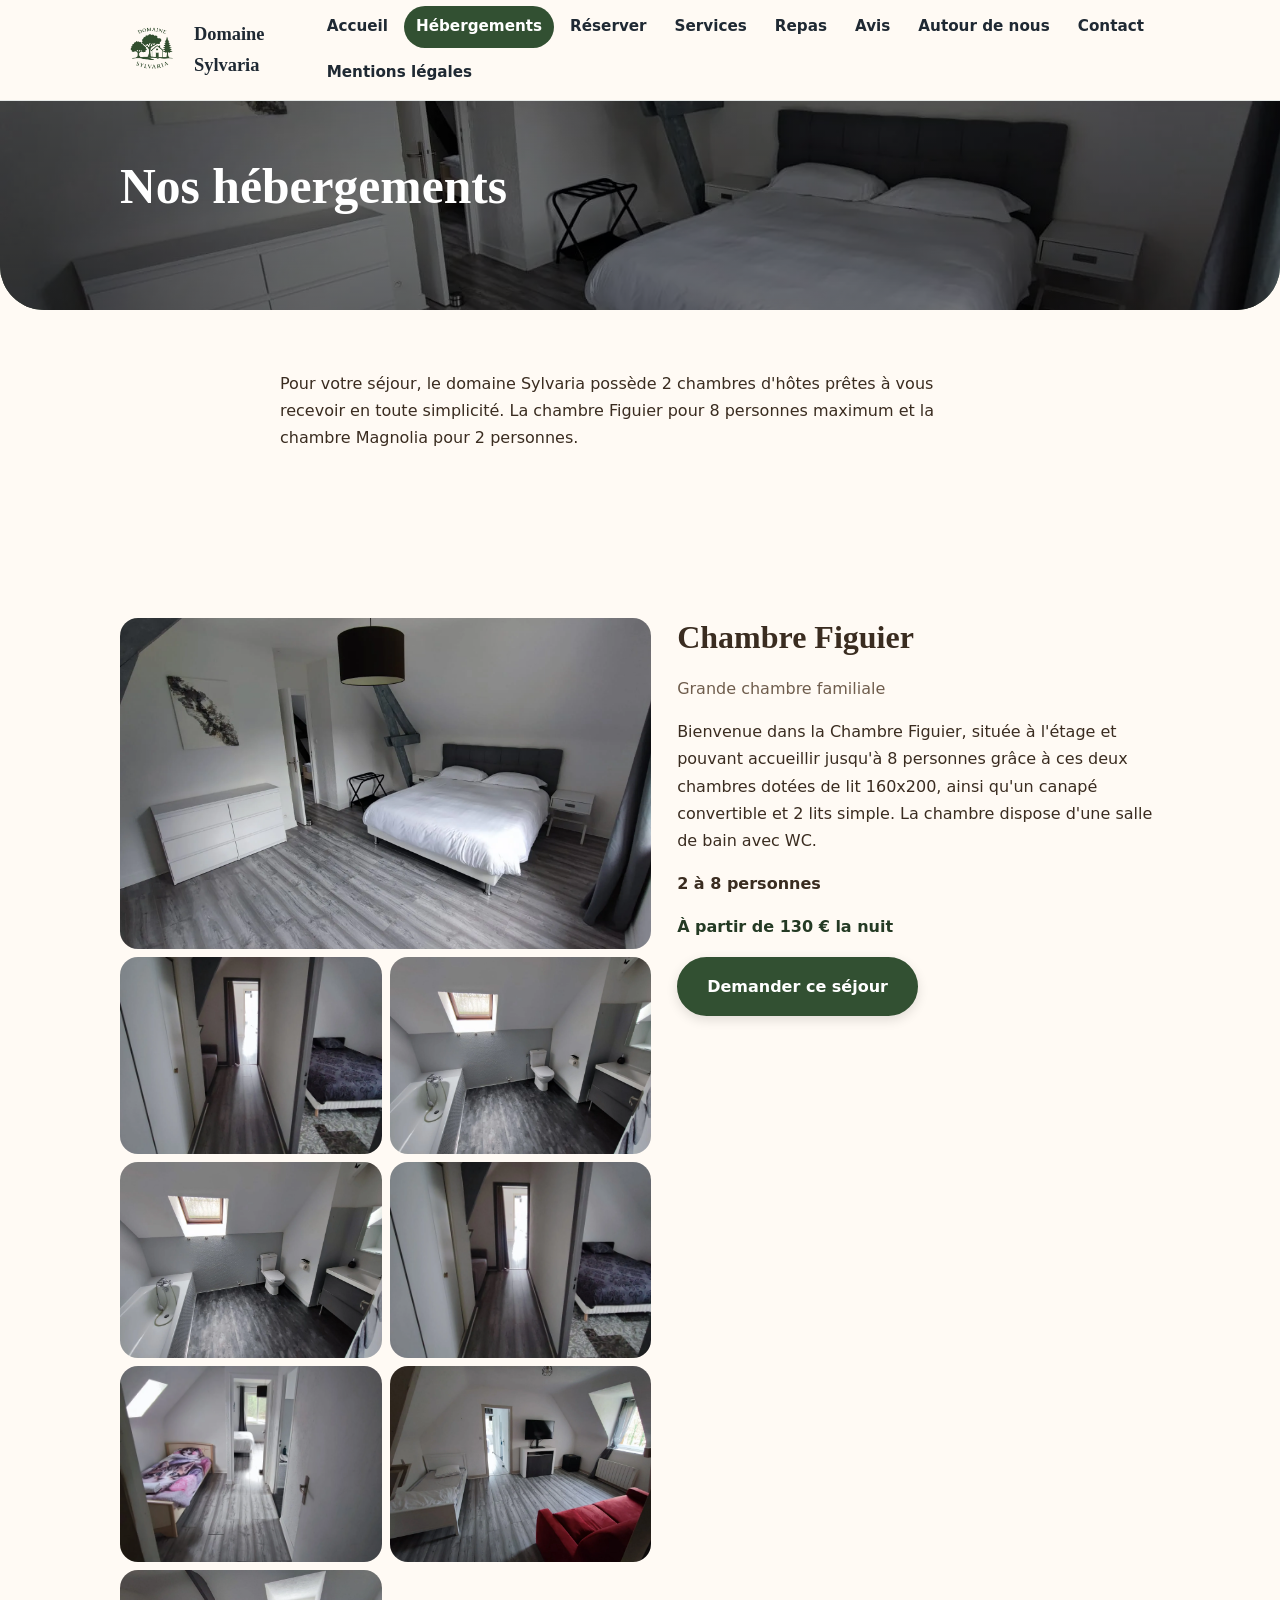
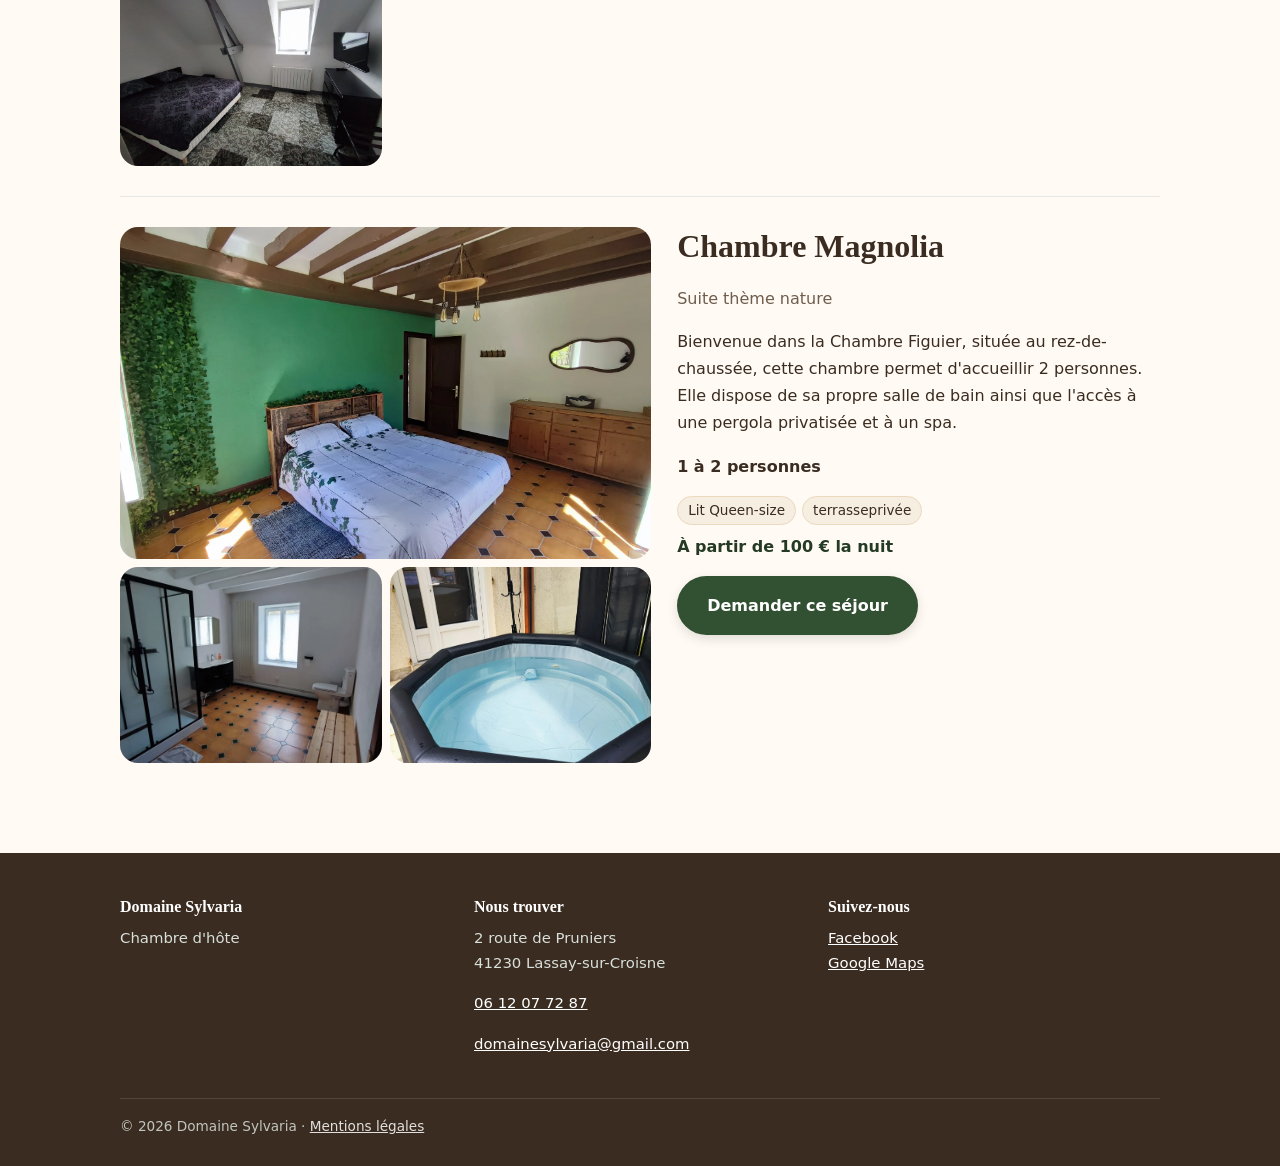
<file: hebergements.html>
<!doctype html><html lang="fr"><head><meta charset="utf-8"><meta name="viewport" content="width=device-width,initial-scale=1"><title>Nos hébergements — Domaine Sylvaria</title><meta name="description" content="Pour votre séjour, le domaine Sylvaria possède 2 chambres d'hôtes prêtes à vous recevoir en toute simplicité. La chambre Figuier pour 8 personnes maximum et la chambre Magnolia pour 2 personnes."><link rel="canonical" href="https://www.domainesylvaria.fr/hebergements.html"><meta property="og:title" content="Nos hébergements — Domaine Sylvaria"><meta property="og:type" content="website"><meta property="og:locale" content="fr_FR"><meta property="og:description" content="Pour votre séjour, le domaine Sylvaria possède 2 chambres d'hôtes prêtes à vous recevoir en toute simplicité. La chambre Figuier pour 8 personnes maximum et la chambre Magnolia pour 2 personnes."><meta property="og:url" content="https://www.domainesylvaria.fr/hebergements.html"><meta name="theme-color" content="#325032"><link rel="stylesheet" href="style.css"></head><body><a class="skip" href="#contenu">Aller au contenu</a><header class="top"><div class="wrap"><a class="brand" href="index.html"><img src="assets/img/sl_mvr0lqv41m13.webp" alt=""><span>Domaine Sylvaria</span></a><button class="burger" type="button" aria-label="Menu" aria-expanded="false" aria-controls="nav">☰ Menu</button><nav id="nav" aria-label="Menu principal"><ul><li><a href="index.html">Accueil</a></li><li><a href="hebergements.html" aria-current="page">Hébergements</a></li><li><a href="reservation.html">Réserver</a></li><li><a href="services.html">Services</a></li><li><a href="repas.html">Repas</a></li><li><a href="avis.html">Avis</a></li><li><a href="autour.html">Autour de nous</a></li><li><a href="contact.html">Contact</a></li><li><a href="mentions-legales.html">Mentions légales</a></li></ul></nav></div></header><main id="contenu"><section class="hero has-photo"><div class="hero-img"><img src="assets/img/sl_mvl5tt3u0idi.webp" alt="WhatsApp Image 2026-03-11 at 15.03.58" loading="lazy" decoding="async"></div><div class="wrap hero-in"><h1>Nos hébergements</h1></div></section><section class="block"><div class="wrap narrow"><p>Pour votre séjour, le domaine Sylvaria possède 2 chambres d'hôtes prêtes à vous recevoir en toute simplicité. La chambre Figuier pour 8 personnes maximum et la chambre Magnolia pour 2 personnes.</p></div></section><section class="block"><div class="wrap"><article class="room"><div><div class="gallery main"><img src="assets/img/sl_mvl5tt3u0idi.webp" alt="Chambre Figuier" loading="lazy" decoding="async"><img src="assets/img/sl_mvl5wjaczbna.webp" alt="Chambre Figuier" loading="lazy" decoding="async"><img src="assets/img/sl_mvl5wat3znzi.webp" alt="Chambre Figuier" loading="lazy" decoding="async"><img src="assets/img/sl_mvl5wat3znzi.webp" alt="Chambre Figuier" loading="lazy" decoding="async"><img src="assets/img/sl_mvl5wjaczbna.webp" alt="Chambre Figuier" loading="lazy" decoding="async"><img src="assets/img/sl_mvl5x7qcwf8k.webp" alt="Chambre Figuier" loading="lazy" decoding="async"><img src="assets/img/sl_mvl5x3ctqkzb.webp" alt="Chambre Figuier" loading="lazy" decoding="async"><img src="assets/img/sl_mvl5wqpgkyc4.webp" alt="Chambre Figuier" loading="lazy" decoding="async"></div></div><div><h2>Chambre Figuier</h2><p class="muted">Grande chambre familiale</p><p>Bienvenue dans la Chambre Figuier, située à l'étage et pouvant accueillir jusqu'à 8 personnes grâce à ces deux chambres dotées de lit 160x200, ainsi qu'un canapé convertible et 2 lits simple. La chambre dispose d'une salle de bain avec WC.</p><p><strong>2 à 8 personnes</strong></p><p class="price">À partir de 130 € la nuit</p><p><a class="btn" href="reservation.html">Demander ce séjour</a></p></div></article><article class="room"><div><div class="gallery main"><img src="assets/img/sl_mvl5v06frn86.webp" alt="Chambre Magnolia" loading="lazy" decoding="async"><img src="assets/img/sl_mvl5vgreluz2.webp" alt="Chambre Magnolia" loading="lazy" decoding="async"><img src="assets/img/sl_mvnoqc04it8y.webp" alt="Chambre Magnolia" loading="lazy" decoding="async"></div></div><div><h2>Chambre Magnolia</h2><p class="muted">Suite thème nature</p><p>Bienvenue dans la Chambre Figuier, située au rez-de-chaussée, cette chambre permet d'accueillir 2 personnes. Elle dispose de sa propre salle de bain ainsi que l'accès à une pergola privatisée et à un spa.</p><p><strong>1 à 2 personnes</strong></p><ul class="tags"><li>Lit Queen-size</li><li>terrasseprivée</li></ul><p class="price">À partir de 100 € la nuit</p><p><a class="btn" href="reservation.html">Demander ce séjour</a></p></div></article></div></section></main><footer><div class="wrap"><div class="grid"><div><h3>Domaine Sylvaria</h3><p>Chambre d'hôte</p></div><div><h3>Nous trouver</h3><p>2 route de Pruniers<br>41230 Lassay-sur-Croisne</p><p><a href="tel:0612077287">06 12 07 72 87</a></p><p><a href="mailto:domainesylvaria@gmail.com">domainesylvaria@gmail.com</a></p></div><div><h3>Suivez-nous</h3><ul><li><a href="https://www.facebook.com/profile.php?id=61583618832469" rel="noopener">Facebook</a></li><li><a href="https://www.google.com/maps/search/?api=1&amp;query=Domaine%20Sylvaria%202%20route%20de%20Pruniers%2041230%20Lassay-sur-Croisne" rel="noopener">Google Maps</a></li></ul></div></div><div class="copy">© 2026 Domaine Sylvaria · <a class="" href="mentions-legales.html">Mentions légales</a></div></div></footer><script>window.SITE={"connector":"https://script.google.com/macros/s/AKfycbznSqgwceEuDSIl5vDDbm_sKKJGut93AD-fcWdN8TmMGDm9i62WLnd3WLHaU-PnyYHVyQ/exec","id":"pSAZ63QEEi","email":"domainesylvaria@gmail.com","preview":false,"first":""};</script><script src="site.js"></script></body></html>
</file>
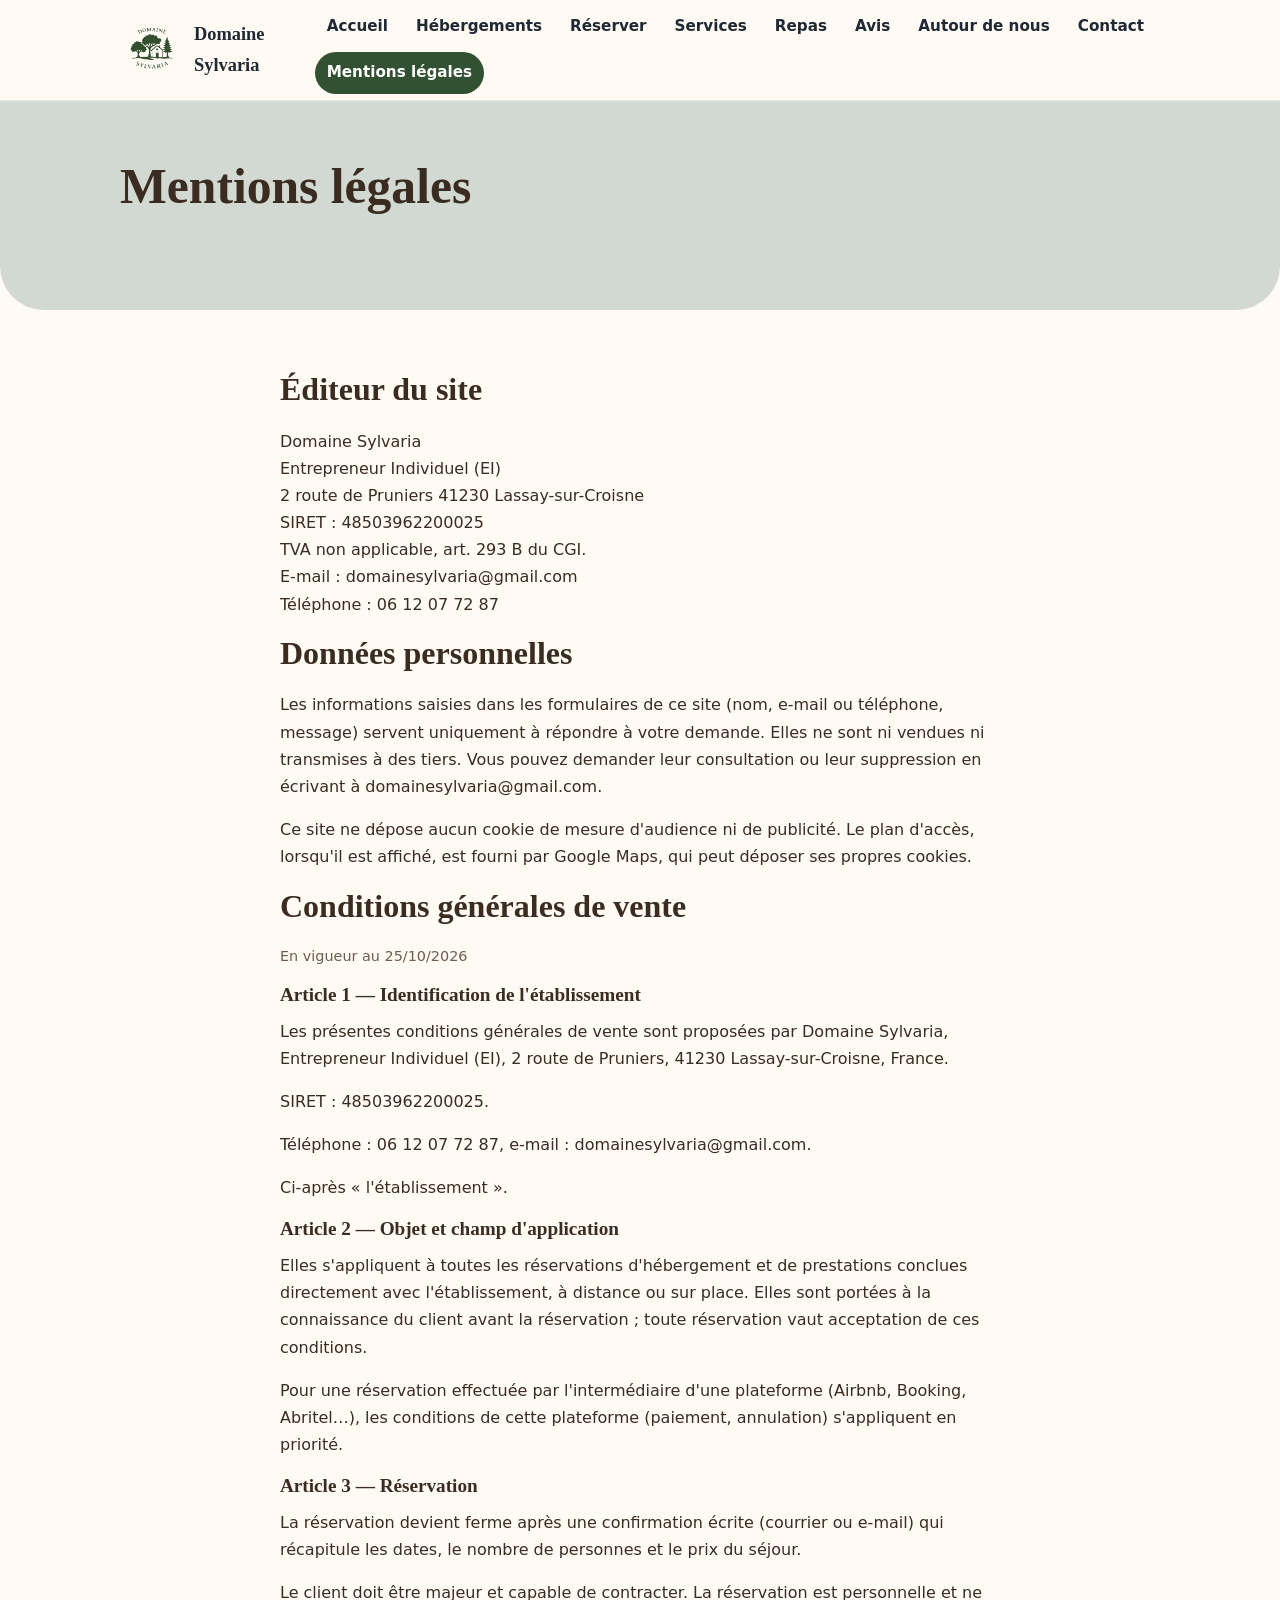
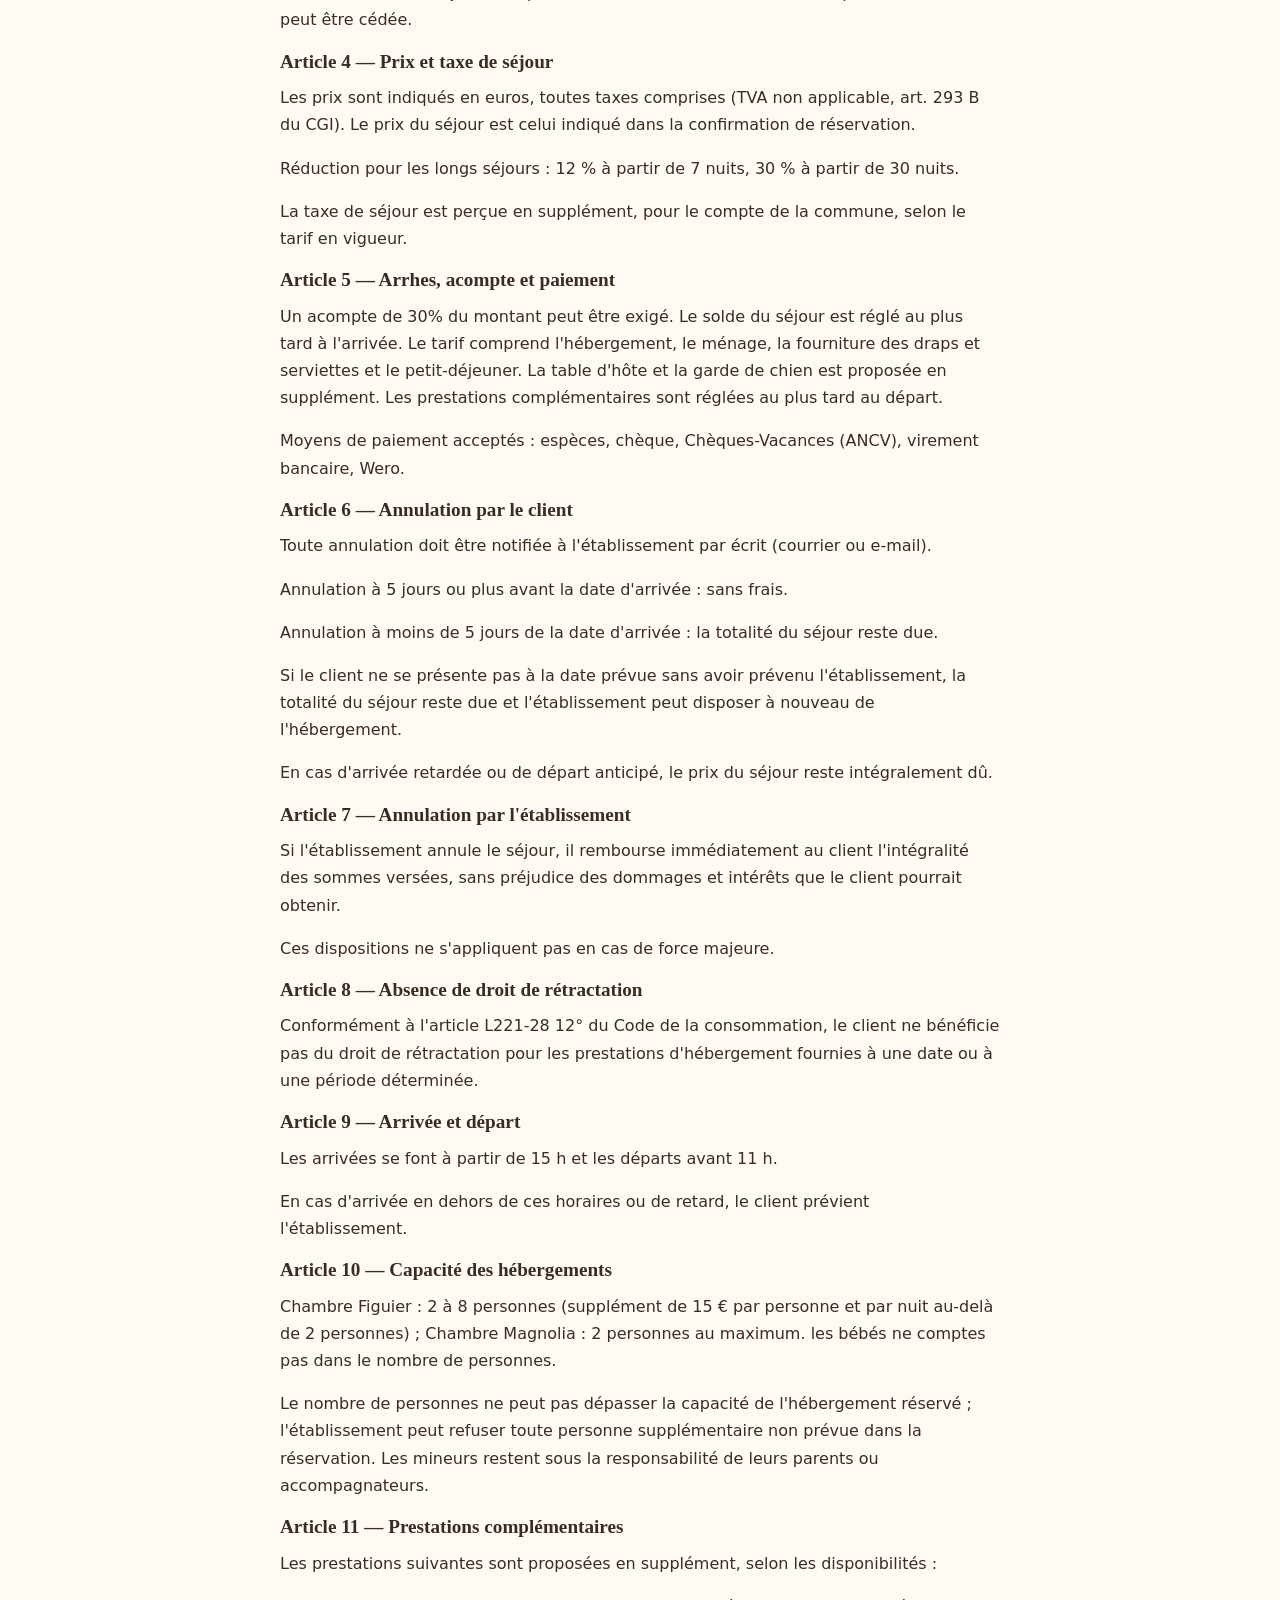
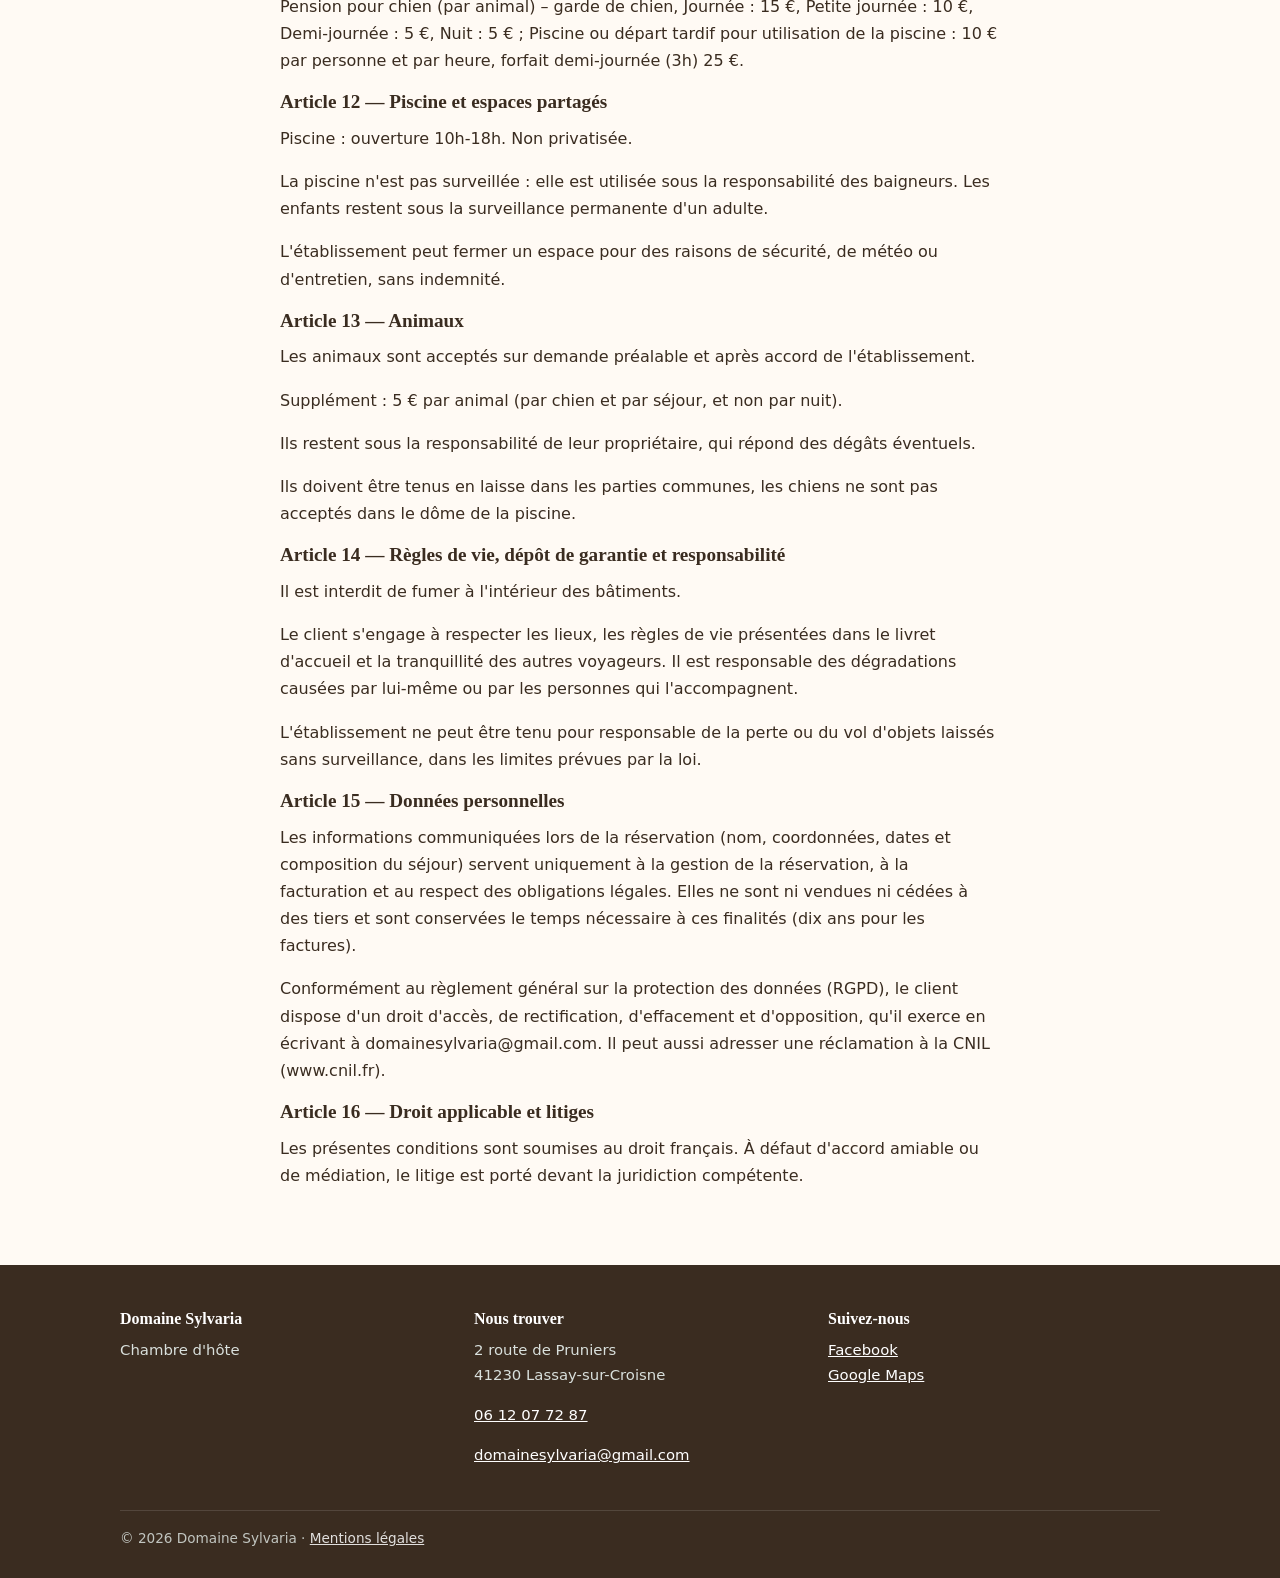
<file: mentions-legales.html>
<!doctype html><html lang="fr"><head><meta charset="utf-8"><meta name="viewport" content="width=device-width,initial-scale=1"><title>Mentions légales — Domaine Sylvaria</title><meta name="description" content="Chambre d'hôte"><link rel="canonical" href="https://www.domainesylvaria.fr/mentions-legales.html"><meta property="og:title" content="Mentions légales — Domaine Sylvaria"><meta property="og:type" content="website"><meta property="og:locale" content="fr_FR"><meta property="og:description" content="Chambre d'hôte"><meta property="og:url" content="https://www.domainesylvaria.fr/mentions-legales.html"><meta name="theme-color" content="#325032"><link rel="stylesheet" href="style.css"></head><body><a class="skip" href="#contenu">Aller au contenu</a><header class="top"><div class="wrap"><a class="brand" href="index.html"><img src="assets/img/sl_mvr0lqv41m13.webp" alt=""><span>Domaine Sylvaria</span></a><button class="burger" type="button" aria-label="Menu" aria-expanded="false" aria-controls="nav">☰ Menu</button><nav id="nav" aria-label="Menu principal"><ul><li><a href="index.html">Accueil</a></li><li><a href="hebergements.html">Hébergements</a></li><li><a href="reservation.html">Réserver</a></li><li><a href="services.html">Services</a></li><li><a href="repas.html">Repas</a></li><li><a href="avis.html">Avis</a></li><li><a href="autour.html">Autour de nous</a></li><li><a href="contact.html">Contact</a></li><li><a href="mentions-legales.html" aria-current="page">Mentions légales</a></li></ul></nav></div></header><main id="contenu"><section class="hero"><div class="wrap hero-in"><h1>Mentions légales</h1></div></section><section class="block"><div class="wrap narrow"><h2>Éditeur du site</h2><p>Domaine Sylvaria<br>Entrepreneur Individuel (EI)<br>2 route de Pruniers 41230 Lassay-sur-Croisne<br>SIRET : 48503962200025<br>TVA non applicable, art. 293 B du CGI.<br>E-mail : domainesylvaria@gmail.com<br>Téléphone : 06 12 07 72 87</p><h2>Données personnelles</h2><p>Les informations saisies dans les formulaires de ce site (nom, e-mail ou téléphone, message) servent uniquement à répondre à votre demande. Elles ne sont ni vendues ni transmises à des tiers. Vous pouvez demander leur consultation ou leur suppression en écrivant à domainesylvaria@gmail.com.</p><p>Ce site ne dépose aucun cookie de mesure d'audience ni de publicité. Le plan d'accès, lorsqu'il est affiché, est fourni par Google Maps, qui peut déposer ses propres cookies.</p><h2>Conditions générales de vente</h2><p class="muted small">En vigueur au 25/10/2026</p><h3>Article 1 — Identification de l'établissement</h3><p>Les présentes conditions générales de vente sont proposées par Domaine Sylvaria, Entrepreneur Individuel (EI), 2 route de Pruniers, 41230 Lassay-sur-Croisne, France.</p><p>SIRET : 48503962200025.</p><p>Téléphone : 06 12 07 72 87, e-mail : domainesylvaria@gmail.com.</p><p>Ci-après « l'établissement ».</p><h3>Article 2 — Objet et champ d'application</h3><p>Elles s'appliquent à toutes les réservations d'hébergement et de prestations conclues directement avec l'établissement, à distance ou sur place. Elles sont portées à la connaissance du client avant la réservation ; toute réservation vaut acceptation de ces conditions.</p><p>Pour une réservation effectuée par l'intermédiaire d'une plateforme (Airbnb, Booking, Abritel…), les conditions de cette plateforme (paiement, annulation) s'appliquent en priorité.</p><h3>Article 3 — Réservation</h3><p>La réservation devient ferme après une confirmation écrite (courrier ou e-mail) qui récapitule les dates, le nombre de personnes et le prix du séjour.</p><p>Le client doit être majeur et capable de contracter. La réservation est personnelle et ne peut être cédée.</p><h3>Article 4 — Prix et taxe de séjour</h3><p>Les prix sont indiqués en euros, toutes taxes comprises (TVA non applicable, art. 293 B du CGI). Le prix du séjour est celui indiqué dans la confirmation de réservation.</p><p>Réduction pour les longs séjours : 12 % à partir de 7 nuits, 30 % à partir de 30 nuits.</p><p>La taxe de séjour est perçue en supplément, pour le compte de la commune, selon le tarif en vigueur.</p><h3>Article 5 — Arrhes, acompte et paiement</h3><p>Un acompte de 30% du montant peut être exigé.
Le solde du séjour est réglé au plus tard à l'arrivée.
Le tarif comprend l'hébergement, le ménage, la fourniture des draps et serviettes et le petit-déjeuner. La table d'hôte et la garde de chien est proposée en supplément.
Les prestations complémentaires sont réglées au plus tard au départ.</p><p>Moyens de paiement acceptés : espèces, chèque, Chèques-Vacances (ANCV), virement bancaire, Wero.</p><h3>Article 6 — Annulation par le client</h3><p>Toute annulation doit être notifiée à l'établissement par écrit (courrier ou e-mail).</p><p>Annulation à 5 jours ou plus avant la date d'arrivée : sans frais.</p><p>Annulation à moins de 5 jours de la date d'arrivée : la totalité du séjour reste due.</p><p>Si le client ne se présente pas à la date prévue sans avoir prévenu l'établissement, la totalité du séjour reste due et l'établissement peut disposer à nouveau de l'hébergement.</p><p>En cas d'arrivée retardée ou de départ anticipé, le prix du séjour reste intégralement dû.</p><h3>Article 7 — Annulation par l'établissement</h3><p>Si l'établissement annule le séjour, il rembourse immédiatement au client l'intégralité des sommes versées, sans préjudice des dommages et intérêts que le client pourrait obtenir.</p><p>Ces dispositions ne s'appliquent pas en cas de force majeure.</p><h3>Article 8 — Absence de droit de rétractation</h3><p>Conformément à l'article L221-28 12° du Code de la consommation, le client ne bénéficie pas du droit de rétractation pour les prestations d'hébergement fournies à une date ou à une période déterminée.</p><h3>Article 9 — Arrivée et départ</h3><p>Les arrivées se font à partir de 15 h et les départs avant 11 h.</p><p>En cas d'arrivée en dehors de ces horaires ou de retard, le client prévient l'établissement.</p><h3>Article 10 — Capacité des hébergements</h3><p>Chambre Figuier : 2 à 8 personnes (supplément de 15 € par personne et par nuit au-delà de 2 personnes) ; Chambre Magnolia : 2 personnes au maximum. les bébés ne comptes pas dans le nombre de personnes.</p><p>Le nombre de personnes ne peut pas dépasser la capacité de l'hébergement réservé ; l'établissement peut refuser toute personne supplémentaire non prévue dans la réservation. Les mineurs restent sous la responsabilité de leurs parents ou accompagnateurs.</p><h3>Article 11 — Prestations complémentaires</h3><p>Les prestations suivantes sont proposées en supplément, selon les disponibilités :</p><p>Pension pour chien (par animal) – garde de chien, Journée : 15 €, Petite journée : 10 €, Demi-journée : 5 €, Nuit : 5 € ; 
Piscine ou départ tardif pour utilisation de la piscine : 10 € par personne et par heure, forfait demi-journée (3h) 25 €.</p><h3>Article 12 — Piscine et espaces partagés</h3><p>Piscine : ouverture 10h-18h. Non privatisée.</p><p>La piscine n'est pas surveillée : elle est utilisée sous la responsabilité des baigneurs. Les enfants restent sous la surveillance permanente d'un adulte.</p><p>L'établissement peut fermer un espace pour des raisons de sécurité, de météo ou d'entretien, sans indemnité.</p><h3>Article 13 — Animaux</h3><p>Les animaux sont acceptés sur demande préalable et après accord de l'établissement.</p><p>Supplément : 5 € par animal (par chien et par séjour, et non par nuit).</p><p>Ils restent sous la responsabilité de leur propriétaire, qui répond des dégâts éventuels.</p><p>Ils doivent être tenus en laisse dans les parties communes, les chiens ne sont pas acceptés dans le dôme de la piscine.</p><h3>Article 14 — Règles de vie, dépôt de garantie et responsabilité</h3><p>Il est interdit de fumer à l'intérieur des bâtiments.</p><p>Le client s'engage à respecter les lieux, les règles de vie présentées dans le livret d'accueil et la tranquillité des autres voyageurs. Il est responsable des dégradations causées par lui-même ou par les personnes qui l'accompagnent.</p><p>L'établissement ne peut être tenu pour responsable de la perte ou du vol d'objets laissés sans surveillance, dans les limites prévues par la loi.</p><h3>Article 15 — Données personnelles</h3><p>Les informations communiquées lors de la réservation (nom, coordonnées, dates et composition du séjour) servent uniquement à la gestion de la réservation, à la facturation et au respect des obligations légales. Elles ne sont ni vendues ni cédées à des tiers et sont conservées le temps nécessaire à ces finalités (dix ans pour les factures).</p><p>Conformément au règlement général sur la protection des données (RGPD), le client dispose d'un droit d'accès, de rectification, d'effacement et d'opposition, qu'il exerce en écrivant à domainesylvaria@gmail.com. Il peut aussi adresser une réclamation à la CNIL (www.cnil.fr).</p><h3>Article 16 — Droit applicable et litiges</h3><p>Les présentes conditions sont soumises au droit français. À défaut d'accord amiable ou de médiation, le litige est porté devant la juridiction compétente.</p></div></section></main><footer><div class="wrap"><div class="grid"><div><h3>Domaine Sylvaria</h3><p>Chambre d'hôte</p></div><div><h3>Nous trouver</h3><p>2 route de Pruniers<br>41230 Lassay-sur-Croisne</p><p><a href="tel:0612077287">06 12 07 72 87</a></p><p><a href="mailto:domainesylvaria@gmail.com">domainesylvaria@gmail.com</a></p></div><div><h3>Suivez-nous</h3><ul><li><a href="https://www.facebook.com/profile.php?id=61583618832469" rel="noopener">Facebook</a></li><li><a href="https://www.google.com/maps/search/?api=1&amp;query=Domaine%20Sylvaria%202%20route%20de%20Pruniers%2041230%20Lassay-sur-Croisne" rel="noopener">Google Maps</a></li></ul></div></div><div class="copy">© 2026 Domaine Sylvaria · <a class="" href="mentions-legales.html">Mentions légales</a></div></div></footer><script>window.SITE={"connector":"https://script.google.com/macros/s/AKfycbznSqgwceEuDSIl5vDDbm_sKKJGut93AD-fcWdN8TmMGDm9i62WLnd3WLHaU-PnyYHVyQ/exec","id":"pSAZ63QEEi","email":"domainesylvaria@gmail.com","preview":false,"first":""};</script><script src="site.js"></script></body></html>
</file>
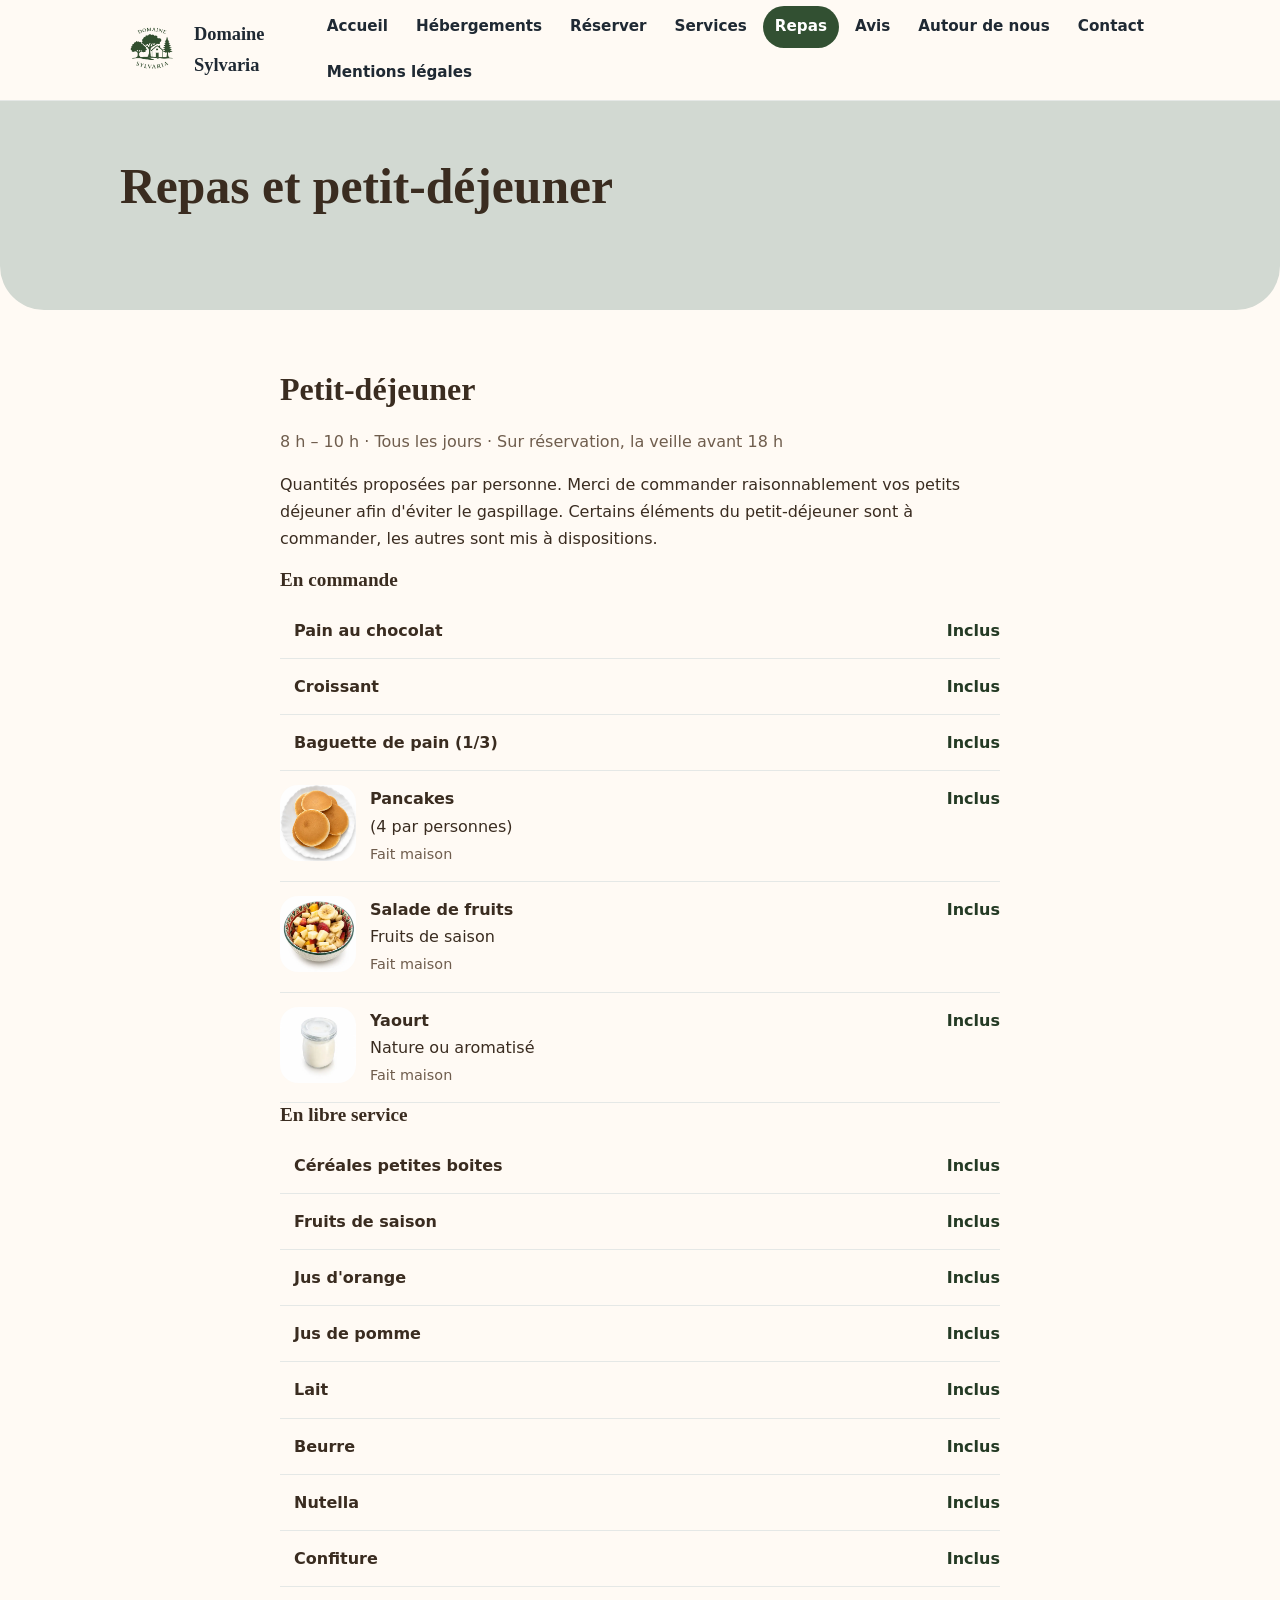
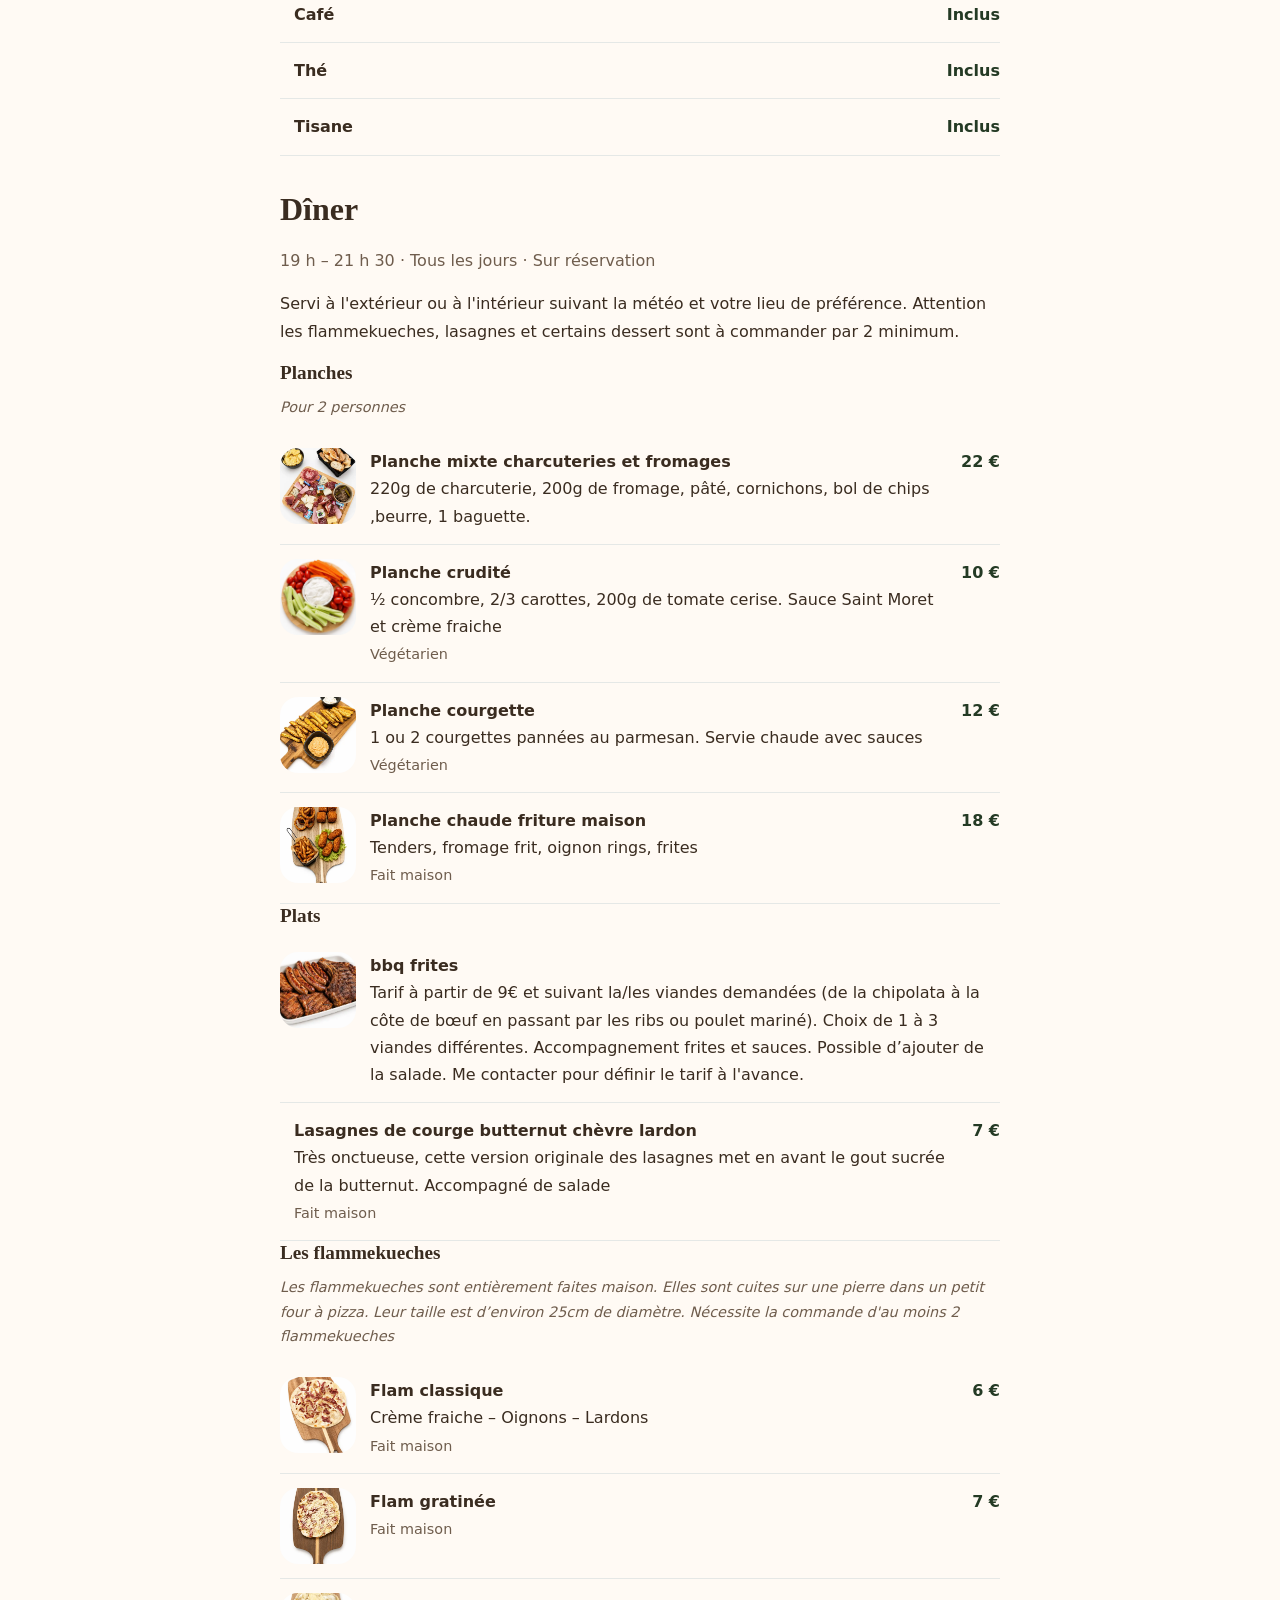
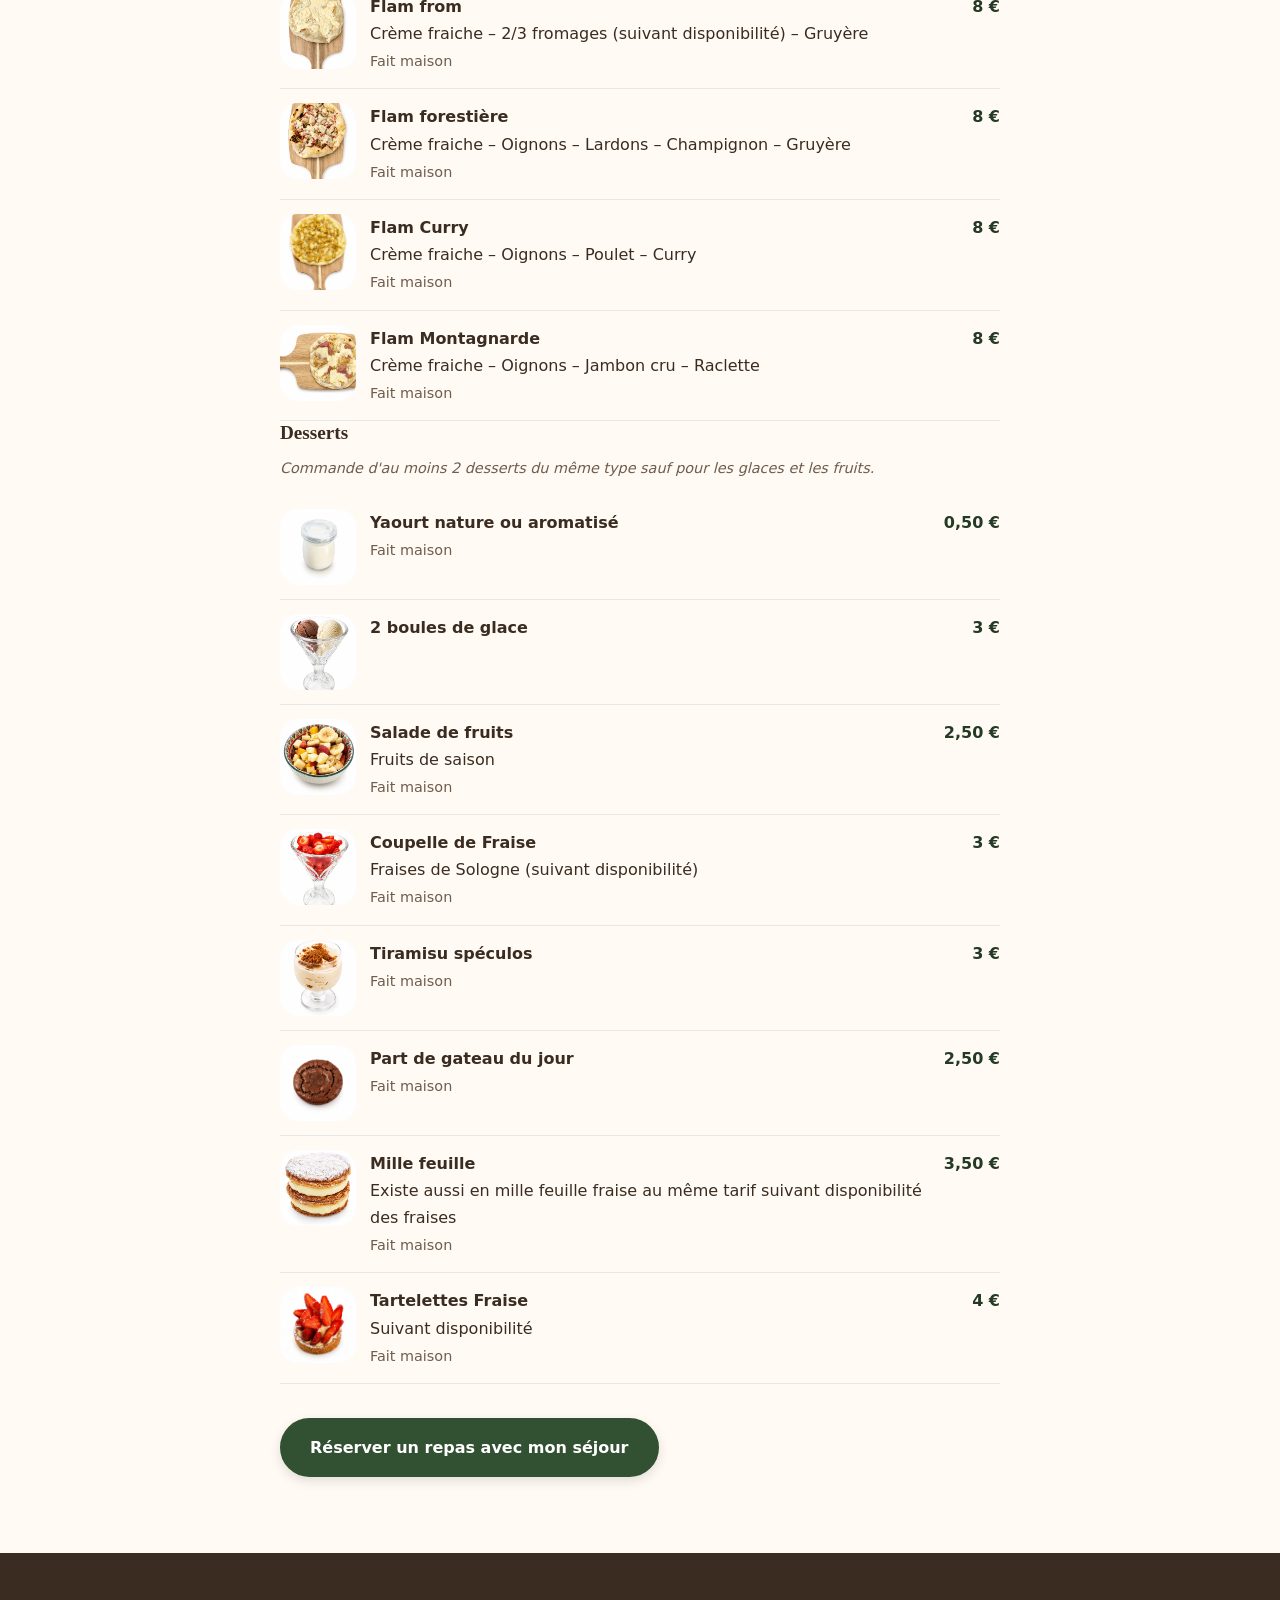
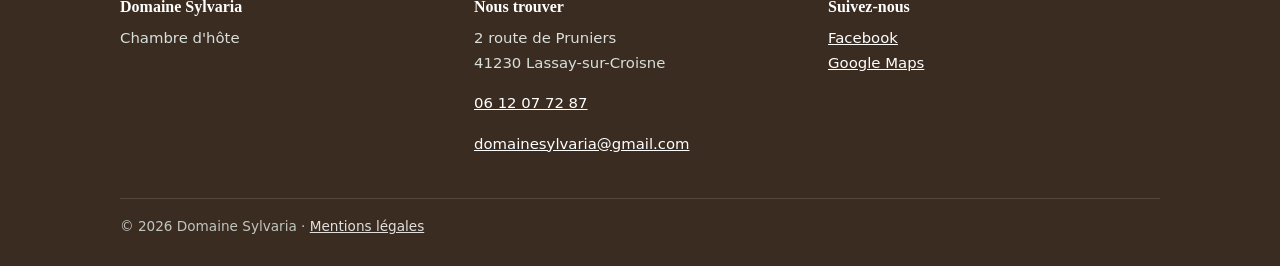
<file: repas.html>
<!doctype html><html lang="fr"><head><meta charset="utf-8"><meta name="viewport" content="width=device-width,initial-scale=1"><title>Repas et petit-déjeuner — Domaine Sylvaria</title><meta name="description" content="Chambre d'hôte"><link rel="canonical" href="https://www.domainesylvaria.fr/repas.html"><meta property="og:title" content="Repas et petit-déjeuner — Domaine Sylvaria"><meta property="og:type" content="website"><meta property="og:locale" content="fr_FR"><meta property="og:description" content="Chambre d'hôte"><meta property="og:url" content="https://www.domainesylvaria.fr/repas.html"><meta name="theme-color" content="#325032"><link rel="stylesheet" href="style.css"></head><body><a class="skip" href="#contenu">Aller au contenu</a><header class="top"><div class="wrap"><a class="brand" href="index.html"><img src="assets/img/sl_mvr0lqv41m13.webp" alt=""><span>Domaine Sylvaria</span></a><button class="burger" type="button" aria-label="Menu" aria-expanded="false" aria-controls="nav">☰ Menu</button><nav id="nav" aria-label="Menu principal"><ul><li><a href="index.html">Accueil</a></li><li><a href="hebergements.html">Hébergements</a></li><li><a href="reservation.html">Réserver</a></li><li><a href="services.html">Services</a></li><li><a href="repas.html" aria-current="page">Repas</a></li><li><a href="avis.html">Avis</a></li><li><a href="autour.html">Autour de nous</a></li><li><a href="contact.html">Contact</a></li><li><a href="mentions-legales.html">Mentions légales</a></li></ul></nav></div></header><main id="contenu"><section class="hero"><div class="wrap hero-in"><h1>Repas et petit-déjeuner</h1></div></section><section class="block"><div class="wrap narrow"><div class="menu-moment"><h2>Petit-déjeuner</h2><p class="muted">8 h – 10 h · Tous les jours · Sur réservation, la veille avant 18 h</p><p>Quantités proposées par personne. Merci de commander raisonnablement vos petits déjeuner afin d'éviter le gaspillage. Certains éléments du petit-déjeuner sont à commander, les autres sont mis à dispositions.</p><h3>En commande</h3><div class="dish"><span></span><div><span class="nm">Pain au chocolat</span></div><span class="price">Inclus</span></div><div class="dish"><span></span><div><span class="nm">Croissant</span></div><span class="price">Inclus</span></div><div class="dish"><span></span><div><span class="nm">Baguette de pain (1/3)</span></div><span class="price">Inclus</span></div><div class="dish"><img src="assets/img/ph_mvnqkhq5wp3ge.webp" alt="Pancakes" loading="lazy" decoding="async"><div><span class="nm">Pancakes</span><br>(4 par personnes)<br><span class="muted small">Fait maison</span></div><span class="price">Inclus</span></div><div class="dish"><img src="assets/img/ph_mvnqkxuq426wp.webp" alt="Salade de fruits" loading="lazy" decoding="async"><div><span class="nm">Salade de fruits</span><br>Fruits de saison<br><span class="muted small">Fait maison</span></div><span class="price">Inclus</span></div><div class="dish"><img src="assets/img/ph_mvnqjwjr1bt3m.webp" alt="Yaourt" loading="lazy" decoding="async"><div><span class="nm">Yaourt</span><br>Nature ou aromatisé<br><span class="muted small">Fait maison</span></div><span class="price">Inclus</span></div><h3>En libre service</h3><div class="dish"><span></span><div><span class="nm">Céréales petites boites</span></div><span class="price">Inclus</span></div><div class="dish"><span></span><div><span class="nm">Fruits de saison</span></div><span class="price">Inclus</span></div><div class="dish"><span></span><div><span class="nm">Jus d'orange</span></div><span class="price">Inclus</span></div><div class="dish"><span></span><div><span class="nm">Jus de pomme</span></div><span class="price">Inclus</span></div><div class="dish"><span></span><div><span class="nm">Lait</span></div><span class="price">Inclus</span></div><div class="dish"><span></span><div><span class="nm">Beurre</span></div><span class="price">Inclus</span></div><div class="dish"><span></span><div><span class="nm">Nutella</span></div><span class="price">Inclus</span></div><div class="dish"><span></span><div><span class="nm">Confiture</span></div><span class="price">Inclus</span></div><div class="dish"><span></span><div><span class="nm">Café</span></div><span class="price">Inclus</span></div><div class="dish"><span></span><div><span class="nm">Thé</span></div><span class="price">Inclus</span></div><div class="dish"><span></span><div><span class="nm">Tisane</span></div><span class="price">Inclus</span></div></div><div class="menu-moment"><h2>Dîner</h2><p class="muted">19 h – 21 h 30 · Tous les jours · Sur réservation</p><p>Servi à l'extérieur ou à l'intérieur suivant la météo et votre lieu de préférence.
Attention les flammekueches, lasagnes et certains dessert sont à commander par 2 minimum.</p><h3>Planches</h3><p class="muted small"><em>Pour 2 personnes</em></p><div class="dish"><img src="assets/img/ph_mvnqq038qpowm.webp" alt="Planche mixte charcuteries et fromages" loading="lazy" decoding="async"><div><span class="nm">Planche mixte charcuteries et fromages</span><br>220g de charcuterie, 200g de fromage, pâté, cornichons, bol de chips ,beurre, 1 baguette.</div><span class="price">22 €</span></div><div class="dish"><img src="assets/img/ph_mvnqte0k2w97o.webp" alt="Planche crudité" loading="lazy" decoding="async"><div><span class="nm">Planche crudité</span><br>½ concombre, 2/3 carottes, 200g de tomate cerise. 
Sauce Saint Moret et crème fraiche<br><span class="muted small">Végétarien</span></div><span class="price">10 €</span></div><div class="dish"><img src="assets/img/ph_mvnqv356uirfa.webp" alt="Planche courgette" loading="lazy" decoding="async"><div><span class="nm">Planche courgette</span><br>1 ou 2 courgettes pannées au parmesan. 
Servie chaude avec sauces<br><span class="muted small">Végétarien</span></div><span class="price">12 €</span></div><div class="dish"><img src="assets/img/ph_mvr1fv8h4s20m.webp" alt="Planche chaude friture maison" loading="lazy" decoding="async"><div><span class="nm">Planche chaude friture maison</span><br>Tenders, fromage frit, oignon rings, frites<br><span class="muted small">Fait maison</span></div><span class="price">18 €</span></div><h3>Plats</h3><div class="dish"><img src="assets/img/ph_mvr1ize0yb7l1.webp" alt="bbq frites" loading="lazy" decoding="async"><div><span class="nm">bbq frites</span><br>Tarif à partir de 9€ et suivant la/les viandes demandées (de la chipolata à la côte de bœuf en passant par les ribs ou poulet mariné). 
Choix de 1 à 3 viandes différentes.
Accompagnement frites et sauces. Possible d’ajouter de la salade. Me contacter pour définir le tarif à l'avance.</div><span class="price"></span></div><div class="dish"><span></span><div><span class="nm">Lasagnes de courge butternut chèvre lardon</span><br>Très onctueuse, cette version originale des lasagnes met en avant le gout sucrée de la butternut. Accompagné de salade<br><span class="muted small">Fait maison</span></div><span class="price">7 €</span></div><h3>Les flammekueches</h3><p class="muted small"><em>Les flammekueches sont entièrement faites maison. Elles sont cuites sur une pierre dans un petit four à pizza. Leur taille est d’environ 25cm de diamètre. Nécessite la commande d'au moins 2 flammekueches</em></p><div class="dish"><img src="assets/img/ph_mvr1pc76yks4t.webp" alt="Flam classique" loading="lazy" decoding="async"><div><span class="nm">Flam classique</span><br>Crème fraiche – Oignons –  Lardons<br><span class="muted small">Fait maison</span></div><span class="price">6 €</span></div><div class="dish"><img src="assets/img/ph_mvr1qb5oqo424.webp" alt="Flam gratinée" loading="lazy" decoding="async"><div><span class="nm">Flam gratinée</span><br><span class="muted small">Fait maison</span></div><span class="price">7 €</span></div><div class="dish"><img src="assets/img/ph_mvr1qqmsfk8ra.webp" alt="Flam from" loading="lazy" decoding="async"><div><span class="nm">Flam from</span><br>Crème fraiche – 2/3 fromages (suivant disponibilité) –  Gruyère<br><span class="muted small">Fait maison</span></div><span class="price">8 €</span></div><div class="dish"><img src="assets/img/ph_mvr1r6je738nk.webp" alt="Flam forestière" loading="lazy" decoding="async"><div><span class="nm">Flam forestière</span><br>Crème fraiche – Oignons – Lardons –  Champignon –  Gruyère<br><span class="muted small">Fait maison</span></div><span class="price">8 €</span></div><div class="dish"><img src="assets/img/ph_mvr1rt2j0d7sg.webp" alt="Flam Curry" loading="lazy" decoding="async"><div><span class="nm">Flam Curry</span><br>Crème fraiche – Oignons – Poulet – Curry<br><span class="muted small">Fait maison</span></div><span class="price">8 €</span></div><div class="dish"><img src="assets/img/ph_mvr1s46tdq6au.webp" alt="Flam Montagnarde" loading="lazy" decoding="async"><div><span class="nm">Flam Montagnarde</span><br>Crème fraiche – Oignons – Jambon cru – Raclette<br><span class="muted small">Fait maison</span></div><span class="price">8 €</span></div><h3>Desserts</h3><p class="muted small"><em>Commande d'au moins 2 desserts du même type sauf pour les glaces et les fruits.</em></p><div class="dish"><img src="assets/img/ph_mvr20w925fge9.webp" alt="Yaourt nature ou aromatisé" loading="lazy" decoding="async"><div><span class="nm">Yaourt nature ou aromatisé</span><br><span class="muted small">Fait maison</span></div><span class="price">0,50 €</span></div><div class="dish"><img src="assets/img/ph_mvr21j4nrmfgs.webp" alt="2 boules de glace" loading="lazy" decoding="async"><div><span class="nm">2 boules de glace</span></div><span class="price">3 €</span></div><div class="dish"><img src="assets/img/ph_mvr22nam3zb1d.webp" alt="Salade de fruits" loading="lazy" decoding="async"><div><span class="nm">Salade de fruits</span><br>Fruits de saison<br><span class="muted small">Fait maison</span></div><span class="price">2,50 €</span></div><div class="dish"><img src="assets/img/ph_mvr2384meob6o.webp" alt="Coupelle de Fraise" loading="lazy" decoding="async"><div><span class="nm">Coupelle de Fraise</span><br>Fraises de Sologne (suivant disponibilité)<br><span class="muted small">Fait maison</span></div><span class="price">3 €</span></div><div class="dish"><img src="assets/img/ph_mvr24p15a6f4g.webp" alt="Tiramisu spéculos" loading="lazy" decoding="async"><div><span class="nm">Tiramisu spéculos</span><br><span class="muted small">Fait maison</span></div><span class="price">3 €</span></div><div class="dish"><img src="assets/img/ph_mvr25h2uve5zo.webp" alt="Part de gateau du jour" loading="lazy" decoding="async"><div><span class="nm">Part de gateau du jour</span><br><span class="muted small">Fait maison</span></div><span class="price">2,50 €</span></div><div class="dish"><img src="assets/img/ph_mvr26630s6wln.webp" alt="Mille feuille" loading="lazy" decoding="async"><div><span class="nm">Mille feuille</span><br>Existe aussi en mille feuille fraise au même tarif suivant disponibilité des fraises<br><span class="muted small">Fait maison</span></div><span class="price">3,50 €</span></div><div class="dish"><img src="assets/img/ph_mvr279l9seqhe.webp" alt="Tartelettes Fraise" loading="lazy" decoding="async"><div><span class="nm">Tartelettes Fraise</span><br>Suivant disponibilité<br><span class="muted small">Fait maison</span></div><span class="price">4 €</span></div></div><p><a class="btn" href="reservation.html">Réserver un repas avec mon séjour</a></p></div></section></main><footer><div class="wrap"><div class="grid"><div><h3>Domaine Sylvaria</h3><p>Chambre d'hôte</p></div><div><h3>Nous trouver</h3><p>2 route de Pruniers<br>41230 Lassay-sur-Croisne</p><p><a href="tel:0612077287">06 12 07 72 87</a></p><p><a href="mailto:domainesylvaria@gmail.com">domainesylvaria@gmail.com</a></p></div><div><h3>Suivez-nous</h3><ul><li><a href="https://www.facebook.com/profile.php?id=61583618832469" rel="noopener">Facebook</a></li><li><a href="https://www.google.com/maps/search/?api=1&amp;query=Domaine%20Sylvaria%202%20route%20de%20Pruniers%2041230%20Lassay-sur-Croisne" rel="noopener">Google Maps</a></li></ul></div></div><div class="copy">© 2026 Domaine Sylvaria · <a class="" href="mentions-legales.html">Mentions légales</a></div></div></footer><script>window.SITE={"connector":"https://script.google.com/macros/s/AKfycbznSqgwceEuDSIl5vDDbm_sKKJGut93AD-fcWdN8TmMGDm9i62WLnd3WLHaU-PnyYHVyQ/exec","id":"pSAZ63QEEi","email":"domainesylvaria@gmail.com","preview":false,"first":""};</script><script src="site.js"></script></body></html>
</file>
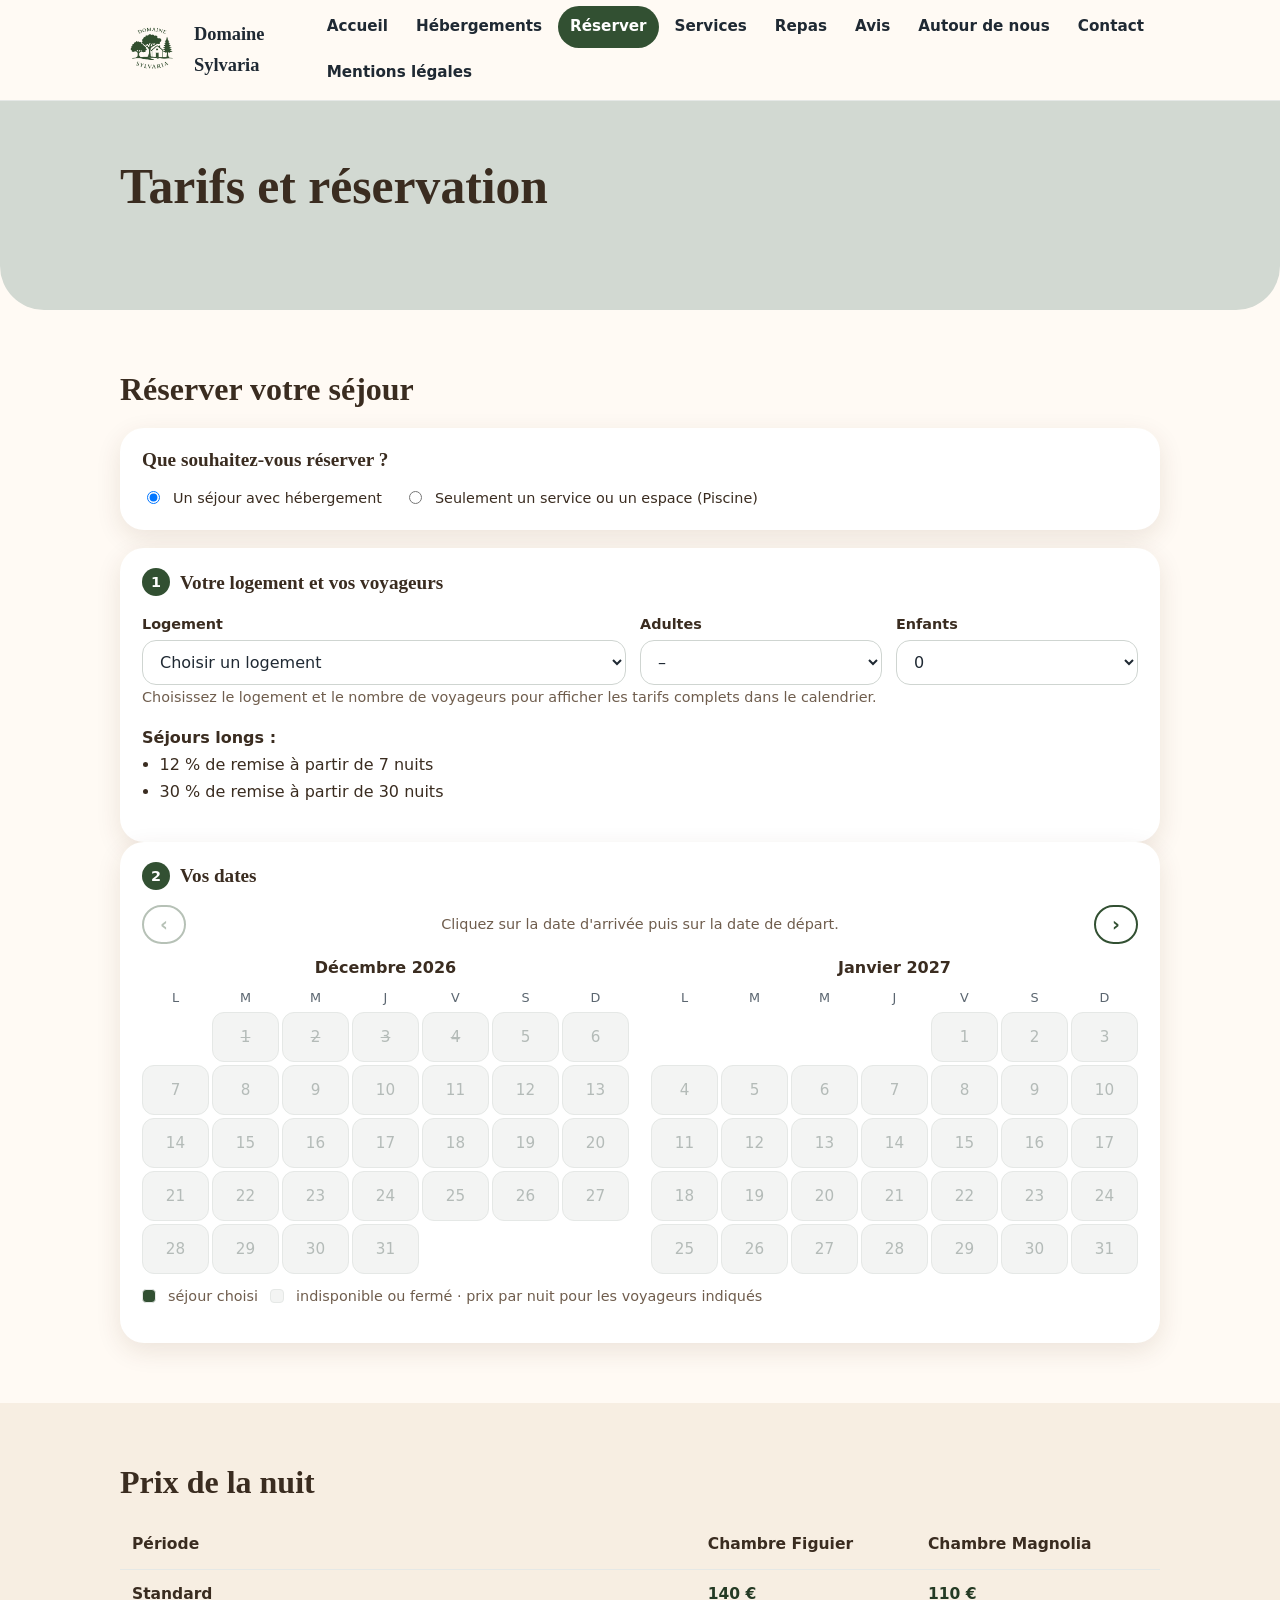
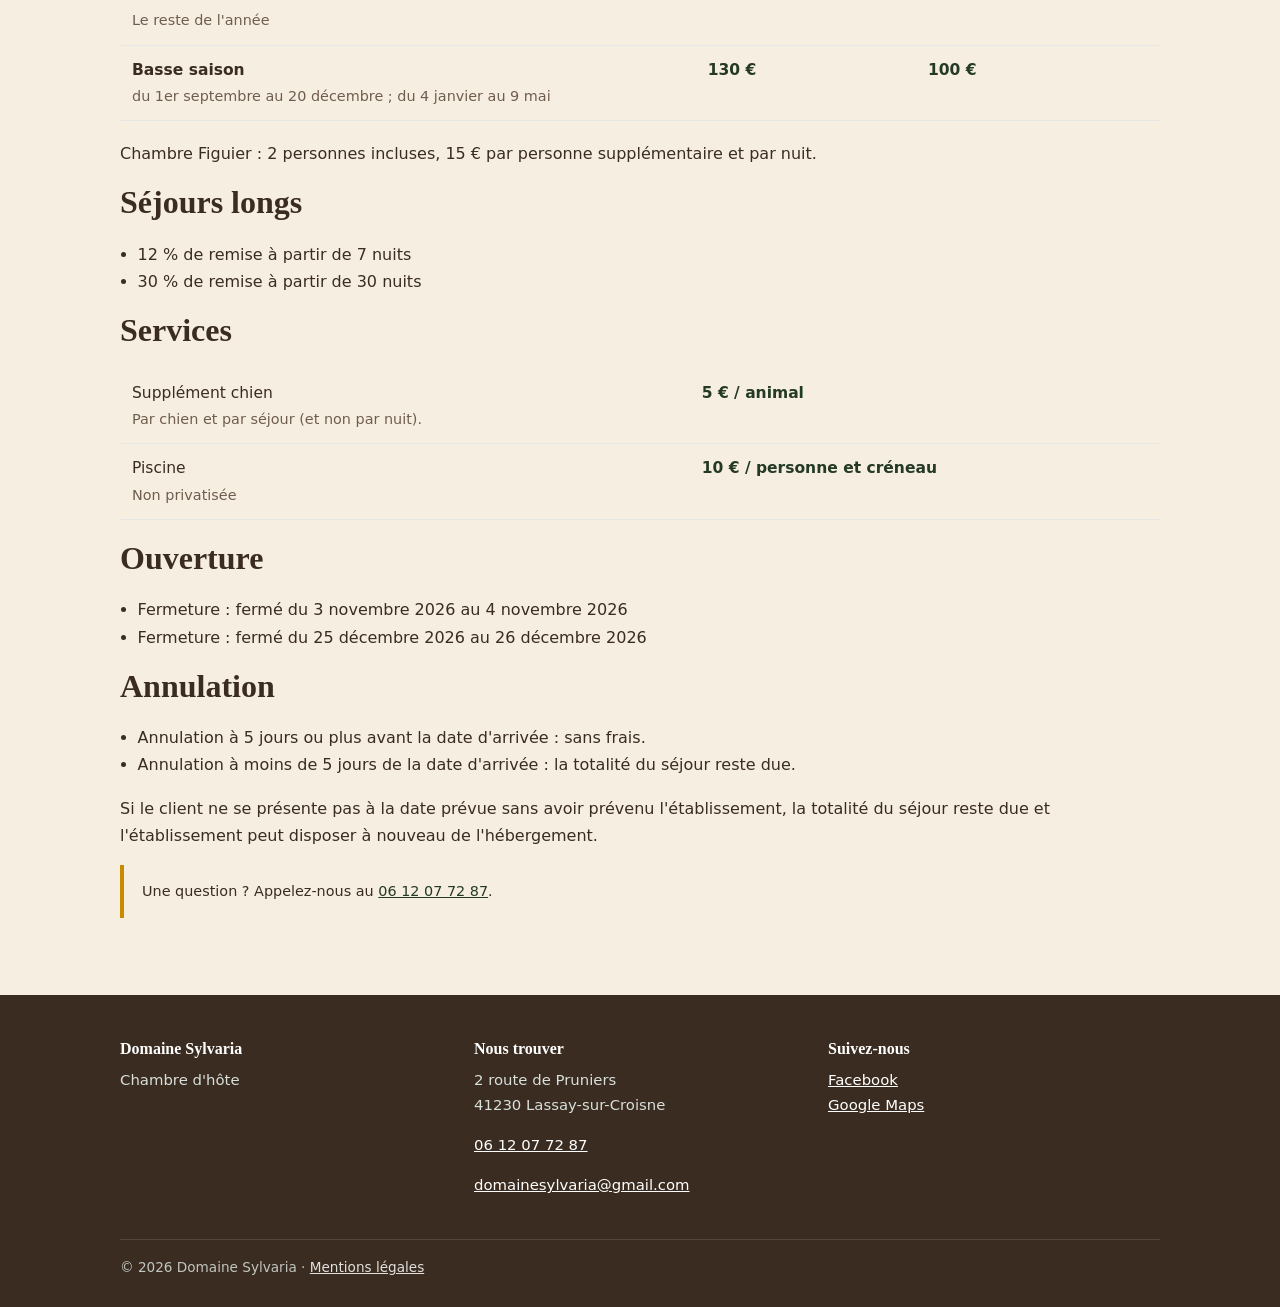
<file: reservation.html>
<!doctype html><html lang="fr"><head><meta charset="utf-8"><meta name="viewport" content="width=device-width,initial-scale=1"><title>Tarifs et réservation — Domaine Sylvaria</title><meta name="description" content="Chambre d'hôte"><link rel="canonical" href="https://www.domainesylvaria.fr/reservation.html"><meta property="og:title" content="Tarifs et réservation — Domaine Sylvaria"><meta property="og:type" content="website"><meta property="og:locale" content="fr_FR"><meta property="og:description" content="Chambre d'hôte"><meta property="og:url" content="https://www.domainesylvaria.fr/reservation.html"><meta name="theme-color" content="#325032"><link rel="stylesheet" href="style.css"></head><body><a class="skip" href="#contenu">Aller au contenu</a><header class="top"><div class="wrap"><a class="brand" href="index.html"><img src="assets/img/sl_mvr0lqv41m13.webp" alt=""><span>Domaine Sylvaria</span></a><button class="burger" type="button" aria-label="Menu" aria-expanded="false" aria-controls="nav">☰ Menu</button><nav id="nav" aria-label="Menu principal"><ul><li><a href="index.html">Accueil</a></li><li><a href="hebergements.html">Hébergements</a></li><li><a href="reservation.html" aria-current="page">Réserver</a></li><li><a href="services.html">Services</a></li><li><a href="repas.html">Repas</a></li><li><a href="avis.html">Avis</a></li><li><a href="autour.html">Autour de nous</a></li><li><a href="contact.html">Contact</a></li><li><a href="mentions-legales.html">Mentions légales</a></li></ul></nav></div></header><main id="contenu"><section class="hero"><div class="wrap hero-in"><h1>Tarifs et réservation</h1></div></section><section class="block"><div class="wrap"><h2>Réserver votre séjour</h2><form class="f bk" id="bk-form" data-site-form="request" novalidate>
<div id="bk-done" class="bk-done" role="status" aria-live="polite" hidden></div>
<script type="application/json" id="bk-data">{"v":2,"start":"2026-10-27","mode":"validation","rooms":[{"id":"figuier","n":"Chambre Figuier","i":2,"x":15,"mg":8,"ma":8,"mc":-1,"p":[130,130,130,130,130,130,130,130,130,130,130,130,130,130,130,130,130,130,130,130,130,130,130,130,130,130,130,130,130,130,130,130,130,130,130,130,130,130,130,130,130,130,130,130,130,130,130,130,130,130,130,130,130,130,130,140,140,140,140,140,140,140,140,140,140,140,140,140,140,130,130,130,130,130,130,130,130,130,130,130,130,130,130,130,130,130,130,130,130,130,130,130,130,130,130,130,130,130,130,130,130,130,130,130,130,130,130,130,130,130,130,130,130,130,130,130,130,130,130,130,130,130,130,130,130,130,130,130,130,130,130,130,130,130,130,130,130,130,130,130,130,130,130,130,130,130,130,130,130,130,130,130,130,130,130,130,130,130,130,130,130,130,130,130,130,130,130,130,130,130,130,130,130,130,130,130,130,130,130,130,130,130,130,130,130,130,130,130,130,130,130,130,130,130,130,140,140,140,140,140,140,140,140,140,140,140,140,140,140,140,140,140,140,140,140,140,140,140,140,140,140,140,140,140,140,140,140,140,140,140,140,140,140,140,140,140,140,140,140,140,140,140,140,140,140,140,140,140,140,140,140,140,140,140,140,140,140,140,140,140,140,140,140,140,140,140,140,140,140,140,140,140,140,140,140,140,140,140,140,140,140,140,140,140,140,140,140,140,140,140,140,140,140,140,140,140,140,140,140,140,140,140,140,140,140,140,140,140,140,130,130,130,130,130,130,130,130,130,130,130,130,130,130,130,130,130,130,130,130,130,130,130,130,130,130,130,130,130,130,130,130,130,130,130,130,130,130,130,130,130,130,130,130,130,130,130,130,130,130,130,130,130,130,130,130,130,130,130,130,130,130,130,130,130,130,130,130,130,130,130,130,130,130,130,130,130,130,130,130,130,130,130,130,130,130,130,130,130,130,130,130,130,130,130,130,130,130,130,130,130,130,130,130,130,130,130,130,130,130,130,140,140,140,140,140,140,140,140,140,140,140,140,140,140,130,130,130,130,130,130,130,130,130,130,130,130,130,130,130,130,130,130,130,130,130,130,130,130,130,130,130,130,130,130,130,130,130,130,130,130,130,130,130,130,130,130,130,130,130,130,130,130,130,130,130,130,130,130,130,130,130,130,130,130,130,130,130,130,130,130,130,130,130,130,130,130,130,130,130,130,130,130,130,130,130,130,130,130,130,130,130,130,130,130,130,130,130,130,130,130,130,130,130,130,130,130,130,130,130,130],"c":[],"lt":null},{"id":"magnolia","n":"Chambre Magnolia","i":2,"x":0,"mg":2,"ma":2,"mc":-1,"p":[100,100,100,100,100,100,100,100,100,100,100,100,100,100,100,100,100,100,100,100,100,100,100,100,100,100,100,100,100,100,100,100,100,100,100,100,100,100,100,100,100,100,100,100,100,100,100,100,100,100,100,100,100,100,100,110,110,110,110,110,110,110,110,110,110,110,110,110,110,100,100,100,100,100,100,100,100,100,100,100,100,100,100,100,100,100,100,100,100,100,100,100,100,100,100,100,100,100,100,100,100,100,100,100,100,100,100,100,100,100,100,100,100,100,100,100,100,100,100,100,100,100,100,100,100,100,100,100,100,100,100,100,100,100,100,100,100,100,100,100,100,100,100,100,100,100,100,100,100,100,100,100,100,100,100,100,100,100,100,100,100,100,100,100,100,100,100,100,100,100,100,100,100,100,100,100,100,100,100,100,100,100,100,100,100,100,100,100,100,100,100,100,100,100,100,110,110,110,110,110,110,110,110,110,110,110,110,110,110,110,110,110,110,110,110,110,110,110,110,110,110,110,110,110,110,110,110,110,110,110,110,110,110,110,110,110,110,110,110,110,110,110,110,110,110,110,110,110,110,110,110,110,110,110,110,110,110,110,110,110,110,110,110,110,110,110,110,110,110,110,110,110,110,110,110,110,110,110,110,110,110,110,110,110,110,110,110,110,110,110,110,110,110,110,110,110,110,110,110,110,110,110,110,110,110,110,110,110,110,100,100,100,100,100,100,100,100,100,100,100,100,100,100,100,100,100,100,100,100,100,100,100,100,100,100,100,100,100,100,100,100,100,100,100,100,100,100,100,100,100,100,100,100,100,100,100,100,100,100,100,100,100,100,100,100,100,100,100,100,100,100,100,100,100,100,100,100,100,100,100,100,100,100,100,100,100,100,100,100,100,100,100,100,100,100,100,100,100,100,100,100,100,100,100,100,100,100,100,100,100,100,100,100,100,100,100,100,100,100,100,110,110,110,110,110,110,110,110,110,110,110,110,110,110,100,100,100,100,100,100,100,100,100,100,100,100,100,100,100,100,100,100,100,100,100,100,100,100,100,100,100,100,100,100,100,100,100,100,100,100,100,100,100,100,100,100,100,100,100,100,100,100,100,100,100,100,100,100,100,100,100,100,100,100,100,100,100,100,100,100,100,100,100,100,100,100,100,100,100,100,100,100,100,100,100,100,100,100,100,100,100,100,100,100,100,100,100,100,100,100,100,100,100,100,100,100,100,100,100,100],"c":[],"lt":null}],"sup":[{"id":"chien_sejour","n":"Supplément chien","u":"animal","l":"par animal","mx":10,"pr":{"figuier":5,"magnolia":5}}],"alone":[{"k":"r","id":"piscine","n":"Piscine","d":"Réservation de l'espace Piscine du Domaine.","m":"per_person_slot","l":"","p":10,"h":25,"o":[],"mx":12,"c":"10h-18h · Non privatisée"}],"disc":[{"n":7,"p":12},{"n":30,"p":30}],"lm":{"on":false,"days":3,"mode":"percent","pct":15},"tax":{"mode":"percent","value":4,"exChildren":false}}</script>
<div class="bk-step"><h3>Que souhaitez-vous réserver ?</h3><div class="bk-modes"><label class="bk-ck"><input type="radio" name="bk-mode" id="bk-mode-stay" value="stay" checked> <span>Un séjour avec hébergement</span></label><label class="bk-ck"><input type="radio" name="bk-mode" id="bk-mode-alone" value="alone"> <span>Seulement un service ou un espace (Piscine)</span></label></div></div>
<div id="bk-stay"><div class="bk-step"><h3><span class="bk-n">1</span> Votre logement et vos voyageurs</h3>
<div class="row3"><div><label for="bk-room">Logement</label><select id="bk-room"><option value="">Choisir un logement</option><option value="figuier">Chambre Figuier</option><option value="magnolia">Chambre Magnolia</option></select></div><div><label for="bk-adults">Adultes</label><select id="bk-adults"><option value="">–</option></select></div><div><label for="bk-children">Enfants</label><select id="bk-children"><option value="0">0</option></select></div></div>
<p class="muted small" id="bk-hint">Choisissez le logement et le nombre de voyageurs pour afficher les tarifs complets dans le calendrier.</p><p class="bk-disc"><strong>Séjours longs :</strong></p><ul class="clean"><li>12 % de remise à partir de 7 nuits</li><li>30 % de remise à partir de 30 nuits</li></ul></div>
<div class="bk-step"><h3><span class="bk-n">2</span> Vos dates</h3>
<div class="bk-nav"><button type="button" class="btn ghost" id="bk-prev" aria-label="Mois précédent">‹</button><span class="muted small" id="bk-help">Cliquez sur la date d'arrivée puis sur la date de départ.</span><button type="button" class="btn ghost" id="bk-next" aria-label="Mois suivant">›</button></div>
<div id="bk-cal" class="bk-cal"></div>
<p class="muted small bk-legend"><span class="bk-key k-sel"></span> séjour choisi <span class="bk-key k-off"></span> indisponible ou fermé · prix par nuit pour les voyageurs indiqués</p>
<p class="bkmsg" id="bk-msg" role="status" aria-live="polite"></p><div id="bk-sum" class="note" hidden></div></div>
<div class="bk-step" id="bk-sup" hidden><h3><span class="bk-n">3</span> Services supplémentaires</h3><div id="bk-suplist"></div></div></div>
<div id="bk-alone" hidden><div class="bk-step"><h3><span class="bk-n">1</span> Votre service ou espace</h3>
<div><label for="al-item">Service</label><select id="al-item"><option value="">Choisir…</option><option value="r:piscine">Piscine</option></select></div>
<p class="muted small" id="al-desc"></p>
<div class="row3"><div id="al-optw" hidden><label for="al-opt">Formule</label><select id="al-opt"></select></div><div id="al-qtyw" hidden><label for="al-qty" id="al-qlabel">Personnes</label><select id="al-qty"></select></div><div id="al-slotw" hidden><label for="al-slots">Créneaux</label><select id="al-slots"></select></div></div>
<div class="row"><div><label for="al-from" id="al-flabel">Date</label><input type="date" id="al-from"></div><div id="al-tow" hidden><label for="al-to">Jusqu'au (inclus)</label><input type="date" id="al-to"></div></div>
<p class="bkmsg" id="al-msg" role="status" aria-live="polite"></p><div id="al-sum" class="note" hidden></div></div></div>
<div class="bk-step" id="bk-ident" hidden><h3><span class="bk-n">4</span> Vos coordonnées</h3>
<input type="hidden" name="arrival"><input type="hidden" name="departure"><input type="hidden" name="room"><input type="hidden" name="adults"><input type="hidden" name="children"><input type="hidden" name="recap"><input type="hidden" name="roomid"><input type="hidden" name="kind"><input type="hidden" name="payload">
<div class="row"><div><label for="request-name">Votre nom</label><input id="request-name" name="name" required autocomplete="name"></div><div><label for="request-contact">E-mail (pour recevoir la confirmation)</label><input id="request-contact" name="contact" required autocomplete="email"></div></div><div class="row"><div><label for="request-phone">Téléphone (facultatif)</label><input id="request-phone" type="tel" name="phone" autocomplete="tel"></div><div></div></div><div class="row"><div><label for="r-nat">Nationalité</label><input id="r-nat" name="nationality" list="r-nat-list" value="France" autocomplete="country-name"><datalist id="r-nat-list"><option value="France"></option><option value="Belgique"></option><option value="Suisse"></option><option value="Allemagne"></option><option value="Royaume-Uni"></option><option value="Pays-Bas"></option><option value="Espagne"></option><option value="Italie"></option><option value="États-Unis"></option><option value="Canada"></option></datalist></div><div></div></div>
<div class="bk-police" id="bk-police" hidden><h4>Fiche de police (voyageur de nationalité étrangère)</h4>
<p class="muted small">La réglementation française demande aux voyageurs de nationalité étrangère de remplir et signer une fiche individuelle de police. Remplissez-la dès maintenant : vous n'aurez plus qu'à la signer à votre arrivée. Ces informations sont conservées six mois après votre départ, puis effacées.</p>
<div class="row"><div><label for="pl-last">Nom</label><input id="pl-last" name="pl_last" autocomplete="family-name"></div><div><label for="pl-first">Prénom(s)</label><input id="pl-first" name="pl_first" autocomplete="given-name"></div></div>
<div class="row"><div><label for="pl-birth">Date de naissance</label><input id="pl-birth" type="date" name="pl_birth" data-past autocomplete="bday"></div><div><label for="pl-place">Lieu de naissance (ville, pays)</label><input id="pl-place" name="pl_place"></div></div>
<div><label for="pl-addr">Adresse du domicile habituel (rue, code postal, ville, pays)</label><input id="pl-addr" name="pl_addr" autocomplete="street-address"></div>
<div><label for="pl-kids">Enfants de moins de 15 ans qui vous accompagnent (facultatif : un par ligne, avec la date de naissance)</label><textarea id="pl-kids" name="pl_kids" style="min-height:70px"></textarea></div></div>
<p class="muted small" id="bk-mode-note">Votre demande sera effective après validation de l’établissement.</p><div><label for="r-message">Précisions (facultatif)</label><textarea id="r-message" name="message"></textarea></div><div class="hp" aria-hidden="true"><label>Ne pas remplir<input type="text" name="website" tabindex="-1" autocomplete="off"></label></div><p class="muted small">Les informations saisies servent uniquement à répondre à votre demande.</p><button class="btn" type="submit">Envoyer</button><p class="status" role="status" aria-live="polite"></p></div></form></div></section><section class="block alt"><div class="wrap"><h2>Prix de la nuit</h2><div class="scroll"><table><thead><tr><th>Période</th><th>Chambre Figuier</th><th>Chambre Magnolia</th></tr></thead><tbody><tr><td><strong>Standard</strong><br><span class="muted small">Le reste de l'année</span></td><td class="price">140 €</td><td class="price">110 €</td></tr><tr><td><strong>Basse saison</strong><br><span class="muted small">du 1er septembre au 20 décembre ; du 4 janvier au 9 mai</span></td><td class="price">130 €</td><td class="price">100 €</td></tr></tbody></table></div><p>Chambre Figuier : 2 personnes incluses, 15 € par personne supplémentaire et par nuit.</p><h2>Séjours longs</h2><ul class="clean"><li>12 % de remise à partir de 7 nuits</li><li>30 % de remise à partir de 30 nuits</li></ul><h2>Services</h2><div class="scroll"><table><tbody><tr><td>Supplément chien<br><span class="muted small">Par chien et par séjour (et non par nuit).</span></td><td class="price">5 € / animal</td></tr><tr><td>Piscine<br><span class="muted small">Non privatisée</span></td><td class="price">10 € / personne et créneau</td></tr></tbody></table></div><h2>Ouverture</h2><ul class="clean"><li>Fermeture : fermé du 3 novembre 2026 au 4 novembre 2026</li><li>Fermeture : fermé du 25 décembre 2026 au 26 décembre 2026</li></ul><h2>Annulation</h2><ul class="clean"><li>Annulation à 5 jours ou plus avant la date d'arrivée : sans frais.</li><li>Annulation à moins de 5 jours de la date d'arrivée : la totalité du séjour reste due.</li></ul><p>Si le client ne se présente pas à la date prévue sans avoir prévenu l'établissement, la totalité du séjour reste due et l'établissement peut disposer à nouveau de l'hébergement.</p><div class="note small">Une question ? Appelez-nous au <a href="tel:0612077287">06 12 07 72 87</a>.</div></div></section></main><footer><div class="wrap"><div class="grid"><div><h3>Domaine Sylvaria</h3><p>Chambre d'hôte</p></div><div><h3>Nous trouver</h3><p>2 route de Pruniers<br>41230 Lassay-sur-Croisne</p><p><a href="tel:0612077287">06 12 07 72 87</a></p><p><a href="mailto:domainesylvaria@gmail.com">domainesylvaria@gmail.com</a></p></div><div><h3>Suivez-nous</h3><ul><li><a href="https://www.facebook.com/profile.php?id=61583618832469" rel="noopener">Facebook</a></li><li><a href="https://www.google.com/maps/search/?api=1&amp;query=Domaine%20Sylvaria%202%20route%20de%20Pruniers%2041230%20Lassay-sur-Croisne" rel="noopener">Google Maps</a></li></ul></div></div><div class="copy">© 2026 Domaine Sylvaria · <a class="" href="mentions-legales.html">Mentions légales</a></div></div></footer><script>window.SITE={"connector":"https://script.google.com/macros/s/AKfycbznSqgwceEuDSIl5vDDbm_sKKJGut93AD-fcWdN8TmMGDm9i62WLnd3WLHaU-PnyYHVyQ/exec","id":"pSAZ63QEEi","email":"domainesylvaria@gmail.com","preview":false,"first":""};</script><script src="site.js"></script></body></html>
</file>
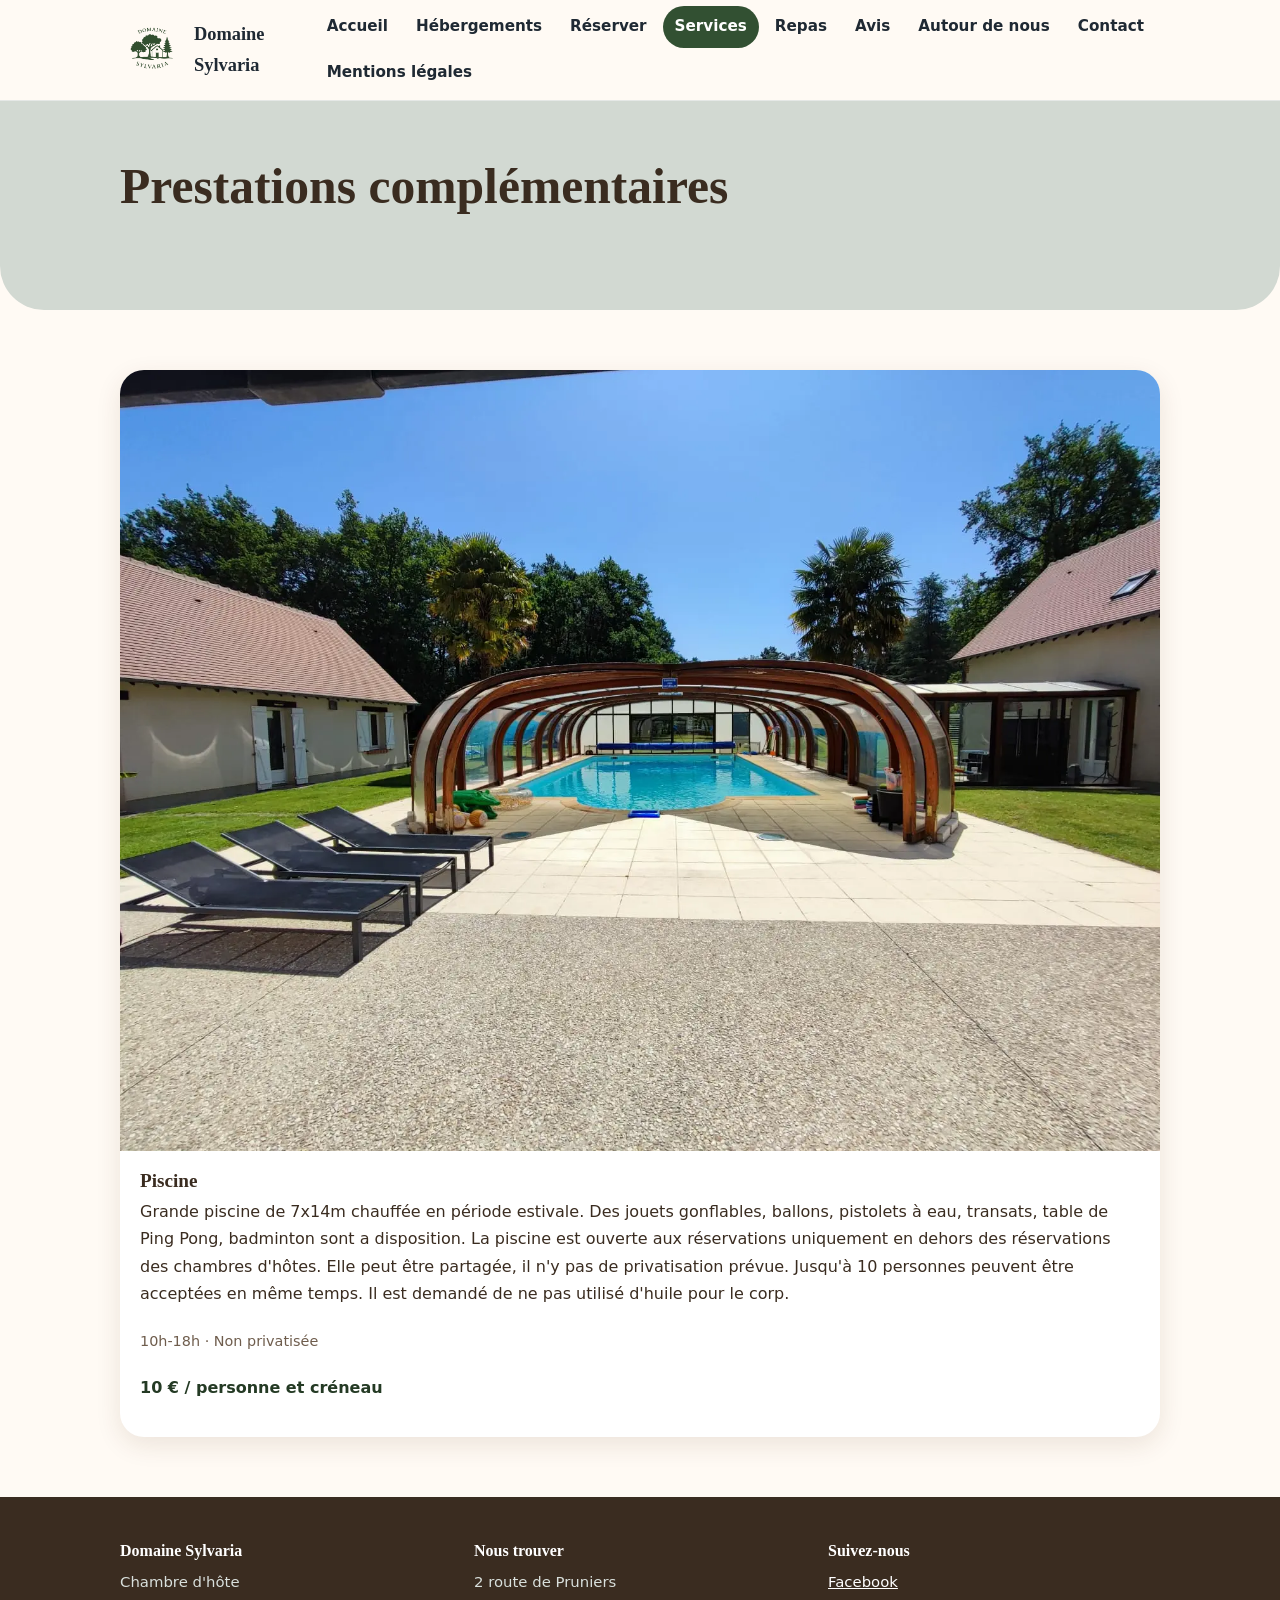
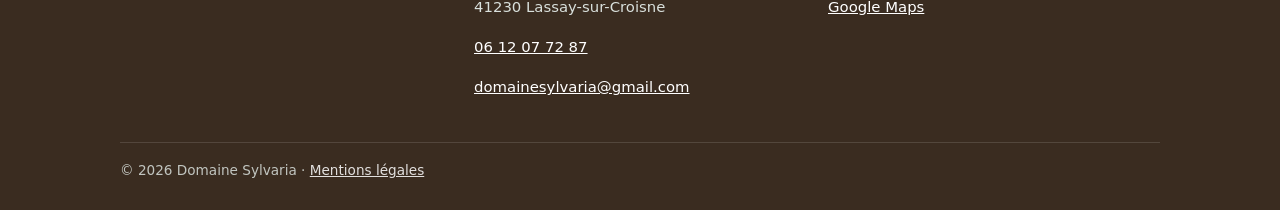
<file: services.html>
<!doctype html><html lang="fr"><head><meta charset="utf-8"><meta name="viewport" content="width=device-width,initial-scale=1"><title>Prestations complémentaires — Domaine Sylvaria</title><meta name="description" content="Chambre d'hôte"><link rel="canonical" href="https://www.domainesylvaria.fr/services.html"><meta property="og:title" content="Prestations complémentaires — Domaine Sylvaria"><meta property="og:type" content="website"><meta property="og:locale" content="fr_FR"><meta property="og:description" content="Chambre d'hôte"><meta property="og:url" content="https://www.domainesylvaria.fr/services.html"><meta name="theme-color" content="#325032"><link rel="stylesheet" href="style.css"></head><body><a class="skip" href="#contenu">Aller au contenu</a><header class="top"><div class="wrap"><a class="brand" href="index.html"><img src="assets/img/sl_mvr0lqv41m13.webp" alt=""><span>Domaine Sylvaria</span></a><button class="burger" type="button" aria-label="Menu" aria-expanded="false" aria-controls="nav">☰ Menu</button><nav id="nav" aria-label="Menu principal"><ul><li><a href="index.html">Accueil</a></li><li><a href="hebergements.html">Hébergements</a></li><li><a href="reservation.html">Réserver</a></li><li><a href="services.html" aria-current="page">Services</a></li><li><a href="repas.html">Repas</a></li><li><a href="avis.html">Avis</a></li><li><a href="autour.html">Autour de nous</a></li><li><a href="contact.html">Contact</a></li><li><a href="mentions-legales.html">Mentions légales</a></li></ul></nav></div></header><main id="contenu"><section class="hero"><div class="wrap hero-in"><h1>Prestations complémentaires</h1></div></section><section class="block"><div class="wrap"><div class="grid"><article class="card"><div class="pic"><img src="assets/img/sl_mvnojvorrutw.webp" alt="Piscine" loading="lazy" decoding="async"></div><div class="body"><h3>Piscine</h3><p>Grande piscine de 7x14m chauffée en période estivale. Des jouets gonflables, ballons, pistolets à eau, transats, table de Ping Pong, badminton sont a disposition. La piscine est ouverte aux réservations uniquement en dehors des réservations des chambres d'hôtes. Elle peut être partagée, il n'y pas de privatisation prévue. Jusqu'à 10 personnes peuvent être acceptées en même temps. Il est demandé de ne pas utilisé d'huile pour le corp.</p><p class="muted small">10h-18h · Non privatisée</p><p class="price">10 € / personne et créneau</p></div></article></div></div></section></main><footer><div class="wrap"><div class="grid"><div><h3>Domaine Sylvaria</h3><p>Chambre d'hôte</p></div><div><h3>Nous trouver</h3><p>2 route de Pruniers<br>41230 Lassay-sur-Croisne</p><p><a href="tel:0612077287">06 12 07 72 87</a></p><p><a href="mailto:domainesylvaria@gmail.com">domainesylvaria@gmail.com</a></p></div><div><h3>Suivez-nous</h3><ul><li><a href="https://www.facebook.com/profile.php?id=61583618832469" rel="noopener">Facebook</a></li><li><a href="https://www.google.com/maps/search/?api=1&amp;query=Domaine%20Sylvaria%202%20route%20de%20Pruniers%2041230%20Lassay-sur-Croisne" rel="noopener">Google Maps</a></li></ul></div></div><div class="copy">© 2026 Domaine Sylvaria · <a class="" href="mentions-legales.html">Mentions légales</a></div></div></footer><script>window.SITE={"connector":"https://script.google.com/macros/s/AKfycbznSqgwceEuDSIl5vDDbm_sKKJGut93AD-fcWdN8TmMGDm9i62WLnd3WLHaU-PnyYHVyQ/exec","id":"pSAZ63QEEi","email":"domainesylvaria@gmail.com","preview":false,"first":""};</script><script src="site.js"></script></body></html>
</file>
<file: style.css>
:root{--c:#325032;--cd:#243a24;--cs:#f1f3f1;--cm:#d2d9d2;--on:#ffffff;--ink:#1f2933;--muted:#5b6670;--line:#e5e8e6;--r:14px}
*{box-sizing:border-box}
html{scroll-behavior:smooth;-webkit-text-size-adjust:100%}
body{margin:0;font:16px/1.7 system-ui,-apple-system,"Segoe UI",Roboto,Helvetica,Arial,sans-serif;color:var(--ink);background:#fff}
img{max-width:100%;height:auto;display:block}
a{color:var(--cd)}
h1,h2,h3{font-family:Georgia,"Times New Roman",serif;font-weight:600;line-height:1.2;margin:0 0 .6em;color:var(--ink)}
h1{font-size:clamp(2rem,5vw,3.1rem)}h2{font-size:clamp(1.5rem,3.4vw,2rem)}h3{font-size:1.2rem}
p{margin:0 0 1em}
.wrap{max-width:1080px;margin:0 auto;padding:0 20px}
.narrow{max-width:760px}
.skip{position:absolute;left:-999px;top:0;background:#fff;padding:8px 12px;z-index:50}.skip:focus{left:8px;top:8px}
:focus-visible{outline:3px solid var(--c);outline-offset:2px}
.top{position:sticky;top:0;z-index:20;background:rgba(255,255,255,.96);backdrop-filter:blur(6px);border-bottom:1px solid var(--line)}
.top .wrap{display:flex;align-items:center;justify-content:space-between;gap:16px;min-height:64px;padding-top:6px;padding-bottom:6px}
.brand{display:flex;align-items:center;gap:10px;text-decoration:none;color:var(--ink);font-family:Georgia,serif;font-weight:600;font-size:1.15rem}
.brand img{height:64px;width:auto;mix-blend-mode:multiply}
.burger{display:none;border:1px solid var(--line);background:#fff;border-radius:10px;padding:8px 12px;font-size:1rem;cursor:pointer}
nav ul{display:flex;gap:4px;list-style:none;margin:0;padding:0;flex-wrap:wrap}
nav a{display:block;padding:8px 12px;border-radius:999px;text-decoration:none;color:var(--ink);font-size:.95rem}
nav a:hover{background:var(--cs)}
nav a[aria-current=page]{background:var(--c);color:var(--on)}
.hero{position:relative;background:var(--cs);color:var(--ink);overflow:hidden}
.hero .hero-in{position:relative;padding:56px 20px 48px}
.hero-home .hero-in{padding:110px 20px 96px}
.hero.has-photo{background:var(--cd);color:#fff}
.hero.has-photo h1{color:#fff}
.hero-img{position:absolute;inset:0}
.hero-img img{width:100%;height:100%;object-fit:cover}
.hero-img:after{content:"";position:absolute;inset:0;background:linear-gradient(180deg,rgba(0,0,0,.35),rgba(0,0,0,.55))}
.hero p.lead{font-size:1.2rem;max-width:640px;margin:0 0 1.2em;opacity:.95}
.btn{display:inline-block;background:var(--c);color:var(--on);padding:12px 22px;border-radius:999px;text-decoration:none;font-weight:600;border:2px solid var(--c);cursor:pointer;font:inherit;font-weight:600}
.btn:hover{background:var(--cd);border-color:var(--cd)}
.btn.ghost{background:transparent;color:var(--c)}.btn.ghost:hover{background:var(--cs)}
.hero.has-photo .btn{background:#fff;color:var(--cd);border-color:#fff}
.hero.has-photo .btn:hover{background:var(--cs)}
section.block{padding:52px 0}
section.alt{background:var(--cs)}
.grid{display:grid;gap:22px;grid-template-columns:repeat(auto-fit,minmax(260px,1fr))}
.card{background:#fff;border:1px solid var(--line);border-radius:var(--r);overflow:hidden;display:flex;flex-direction:column}
.card .pic{aspect-ratio:4/3;background:var(--cm)}
.card .pic img{width:100%;height:100%;object-fit:cover}
.card .body{padding:18px 20px 20px;display:flex;flex-direction:column;gap:6px;flex:1}
.card h3{margin:0}
.muted{color:var(--muted)}
.small{font-size:.9rem}
.price{font-weight:700;color:var(--cd)}
.tags{display:flex;flex-wrap:wrap;gap:6px;list-style:none;padding:0;margin:8px 0}
.tags li{background:var(--cs);border:1px solid var(--cm);border-radius:999px;padding:2px 10px;font-size:.85rem}
.room{display:grid;gap:26px;grid-template-columns:1.1fr 1fr;align-items:start;padding:30px 0;border-top:1px solid var(--line)}
.room:first-of-type{border-top:0}
.gallery{display:grid;gap:8px;grid-template-columns:repeat(auto-fill,minmax(150px,1fr))}
.gallery img{width:100%;aspect-ratio:4/3;object-fit:cover;border-radius:10px}
.gallery.main{grid-template-columns:1fr 1fr}.gallery.main img:first-child{grid-column:1/-1;aspect-ratio:16/10}
table{width:100%;border-collapse:collapse;margin:0 0 1.2em;font-size:.97rem}
th,td{text-align:left;padding:11px 12px;border-bottom:1px solid var(--line);vertical-align:top}
th{background:var(--cs);font-weight:600}
.scroll{overflow-x:auto}
.note{background:var(--cs);border-left:4px solid var(--c);padding:14px 18px;border-radius:0 var(--r) var(--r) 0;margin:0 0 1.2em}
ul.clean{padding-left:1.1em;margin:0 0 1em}
.stars{color:#c98a00;letter-spacing:2px}
.review{background:#fff;border:1px solid var(--line);border-radius:var(--r);padding:20px}
.review p{margin:.4em 0}
.cols{display:grid;gap:30px;grid-template-columns:1fr 1fr;align-items:start}
form.f{display:grid;gap:14px}
form.f .row{display:grid;gap:14px;grid-template-columns:1fr 1fr}
label{display:block;font-size:.9rem;font-weight:600;margin-bottom:4px}
input,select,textarea{width:100%;font:inherit;padding:11px 13px;border:1px solid #cfd5d1;border-radius:10px;background:#fff;color:var(--ink)}
textarea{min-height:120px;resize:vertical}
.hp{position:absolute;left:-9999px;height:0;overflow:hidden}
.status,.bkmsg{margin:0;font-weight:600}.status.ok{color:#176b34}.status.err,.bkmsg.err{color:#a4261b}
.map{border:0;width:100%;height:340px;border-radius:var(--r);background:var(--cm)}
.menu-moment{margin-bottom:34px}
.dish{display:grid;grid-template-columns:auto 1fr auto;gap:14px;padding:14px 0;border-bottom:1px solid var(--line);align-items:start}
.dish img{width:76px;height:76px;object-fit:cover;border-radius:10px}
.dish .nm{font-weight:600}
.cta{background:var(--c);color:var(--on);text-align:center;padding:54px 20px}
.cta h2{color:var(--on)}.cta .btn{background:#fff;color:var(--cd);border-color:#fff}
footer{background:#14201a;color:#d9e0dc;padding:44px 0 28px;font-size:.93rem}
footer a{color:#fff}footer h3{color:#fff;font-size:1rem}
footer .grid{grid-template-columns:repeat(auto-fit,minmax(220px,1fr))}
footer ul{list-style:none;margin:0;padding:0}
.copy{border-top:1px solid rgba(255,255,255,.15);margin-top:26px;padding-top:16px;font-size:.85rem;opacity:.85}
.bk-step{background:#fff;border:1px solid var(--line);border-radius:var(--r);padding:20px 22px}
.bk-step h3{display:flex;align-items:center;gap:10px;margin:0 0 .8em}
.bk-n{display:inline-flex;align-items:center;justify-content:center;width:28px;height:28px;border-radius:50%;background:var(--c);color:var(--on);font:600 .9rem system-ui,sans-serif}
form.f .row3{display:grid;gap:14px;grid-template-columns:2fr 1fr 1fr}
.bk-disc{margin:.4em 0 0}
.bk-nav{display:flex;align-items:center;justify-content:space-between;gap:10px;margin-bottom:10px}
.bk-nav .btn{padding:6px 16px;font-size:1.2rem;line-height:1.2}.bk-nav .btn:disabled{opacity:.35;cursor:default}
.bk-cal{display:grid;gap:22px;grid-template-columns:1fr 1fr}
.bk-mt{text-align:center;font-weight:600;text-transform:capitalize;margin-bottom:6px}
.bk-g{display:grid;grid-template-columns:repeat(7,minmax(0,1fr));gap:3px}
form.bk,form.bk>*,.bk-m,.bk-step>*{min-width:0}
.bk-d{min-width:0}
.bk-w{text-align:center;font-size:.8rem;color:var(--muted)}
.bk-d{display:flex;flex-direction:column;align-items:center;justify-content:center;min-height:50px;padding:2px;border:1px solid var(--line);border-radius:8px;background:#fff;color:var(--ink);font:inherit;font-size:.95rem;line-height:1.2;cursor:pointer}
.bk-d small{font-size:.72rem;color:var(--cd);font-weight:600}
.bk-d:hover:not(:disabled){border-color:var(--c);background:var(--cs)}
.bk-d.off{background:#f3f4f3;color:#9aa3a0;text-decoration:line-through;cursor:default}.bk-d.off small{display:none}
.bk-d:disabled{background:#f3f4f3;color:#b4bbb8;cursor:default}
.bk-d.sel{background:var(--cm);border-color:var(--c)}.bk-d.st,.bk-d.en{background:var(--c);color:var(--on)}.bk-d.st small,.bk-d.en small{color:var(--on)}
.bk-legend{display:flex;flex-wrap:wrap;align-items:center;gap:6px 12px;margin-top:10px}
.bk-key{display:inline-block;width:14px;height:14px;border-radius:4px;border:1px solid var(--line);vertical-align:-2px}.k-sel{background:var(--c)}.k-off{background:#f3f4f3}
.bk-opt{display:flex;align-items:center;justify-content:space-between;gap:12px;padding:8px 0;border-bottom:1px solid var(--line)}
.bk-ck{display:flex;gap:10px;align-items:flex-start;font-weight:400;margin:0;cursor:pointer}.bk-ck input{width:auto;margin-top:5px}
.bk-q{width:76px}
.bk-modes{display:flex;flex-wrap:wrap;gap:8px 22px}
.bk-done{background:var(--cs);border:2px solid var(--c);border-radius:var(--r);padding:20px 22px;margin-bottom:18px}
.bk-done-h{font-weight:700;font-size:1.15rem;margin:0 0 8px;color:var(--cd)}
.bk-done[hidden]{display:none}
.bk-police{border:1px solid #d9a441;background:#fff8e6;border-radius:var(--r);padding:16px 18px}
.bk-police h4{margin:0 0 6px}
form.bk{gap:18px}
@media(max-width:820px){
 .bk-cal,form.f .row3{grid-template-columns:minmax(0,1fr)}
 .bk-step{padding:16px 14px}
 .burger{display:block}
 nav{display:none;position:absolute;left:0;right:0;top:100%;background:#fff;border-bottom:1px solid var(--line);padding:10px 14px}
 nav.open{display:block}
 nav ul{flex-direction:column}
 .room,.cols,form.f .row{grid-template-columns:1fr}
 .hero-home .hero-in{padding:76px 20px 64px}
 section.block{padding:38px 0}
 .dish{grid-template-columns:1fr auto}.dish img{display:none}
}
@media(prefers-reduced-motion:reduce){html{scroll-behavior:auto}}
@media print{.top,.burger,form,footer,.cta{display:none}}

:root{--r:24px}
body{background:#fffaf4;color:#3a2c20}
h1,h2,h3{color:#3a2c20}
.muted{color:#6f5d4d}
.top{background:rgba(255,250,244,.96)}
nav a{border-radius:999px;font-weight:600}
.hero{background:var(--cm);border-radius:0 0 44px 44px}
.hero.has-photo{border-radius:0 0 44px 44px}
.hero .hero-in{padding-bottom:64px}
.btn{padding:14px 28px;box-shadow:0 4px 12px rgba(0,0,0,.12)}
.btn.ghost{box-shadow:none}
.card,.review,.bk-step{border:0;border-radius:24px;background:#fff;box-shadow:0 8px 26px rgba(80,50,20,.11)}
.card .pic{border-radius:24px 24px 0 0}
.gallery img,.dish img{border-radius:18px}
section.alt{background:#f7eee2}
section.block{padding:60px 0}
th{background:#f7eee2}
.note{background:#f7eee2;border-left-color:#c98a00;border-radius:0 18px 18px 0}
.tags li{background:#f7eee2;border-color:#ead9bd}
input,select,textarea{border-radius:14px}
.bk-d{border-radius:12px}
footer{background:#3a2c20}
.cta{background:#c98a00;color:#fff;border-radius:44px 44px 0 0}
.cta .btn{background:#fff;color:#7a5200}
</file>
